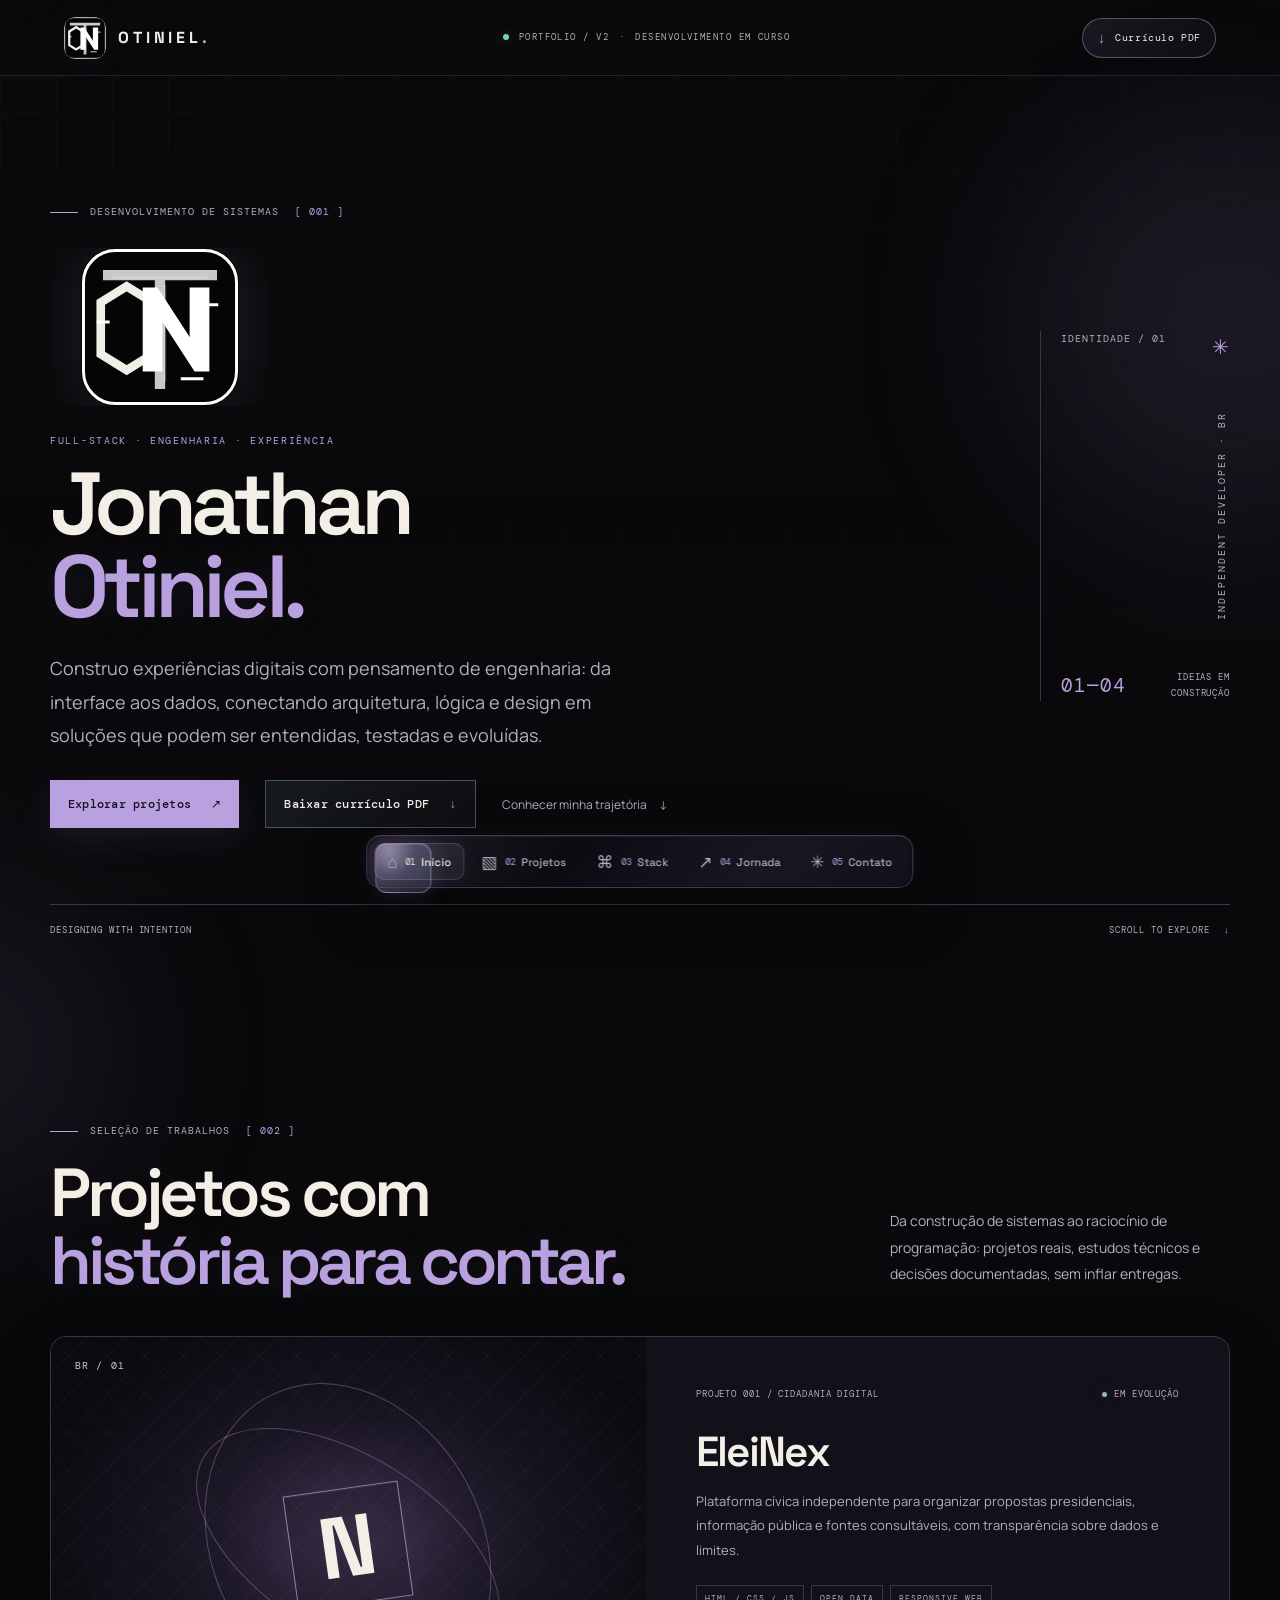
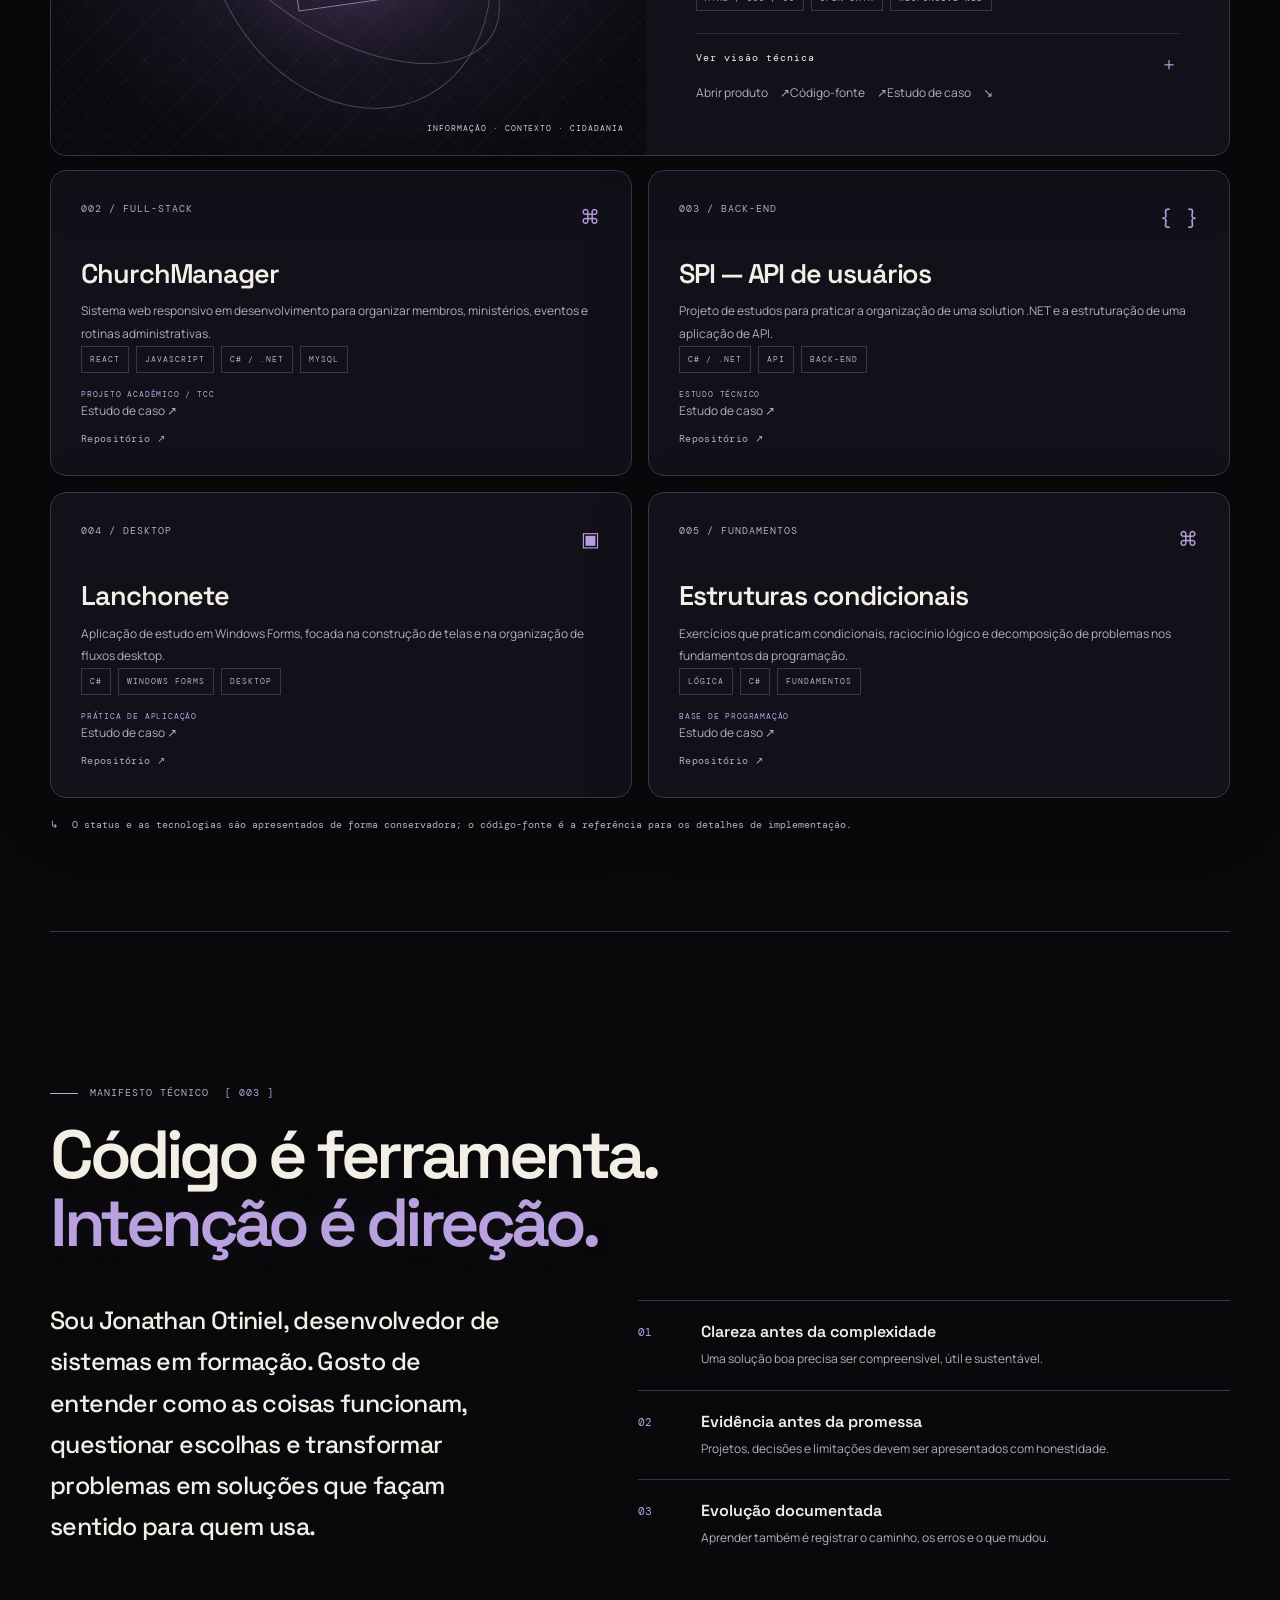
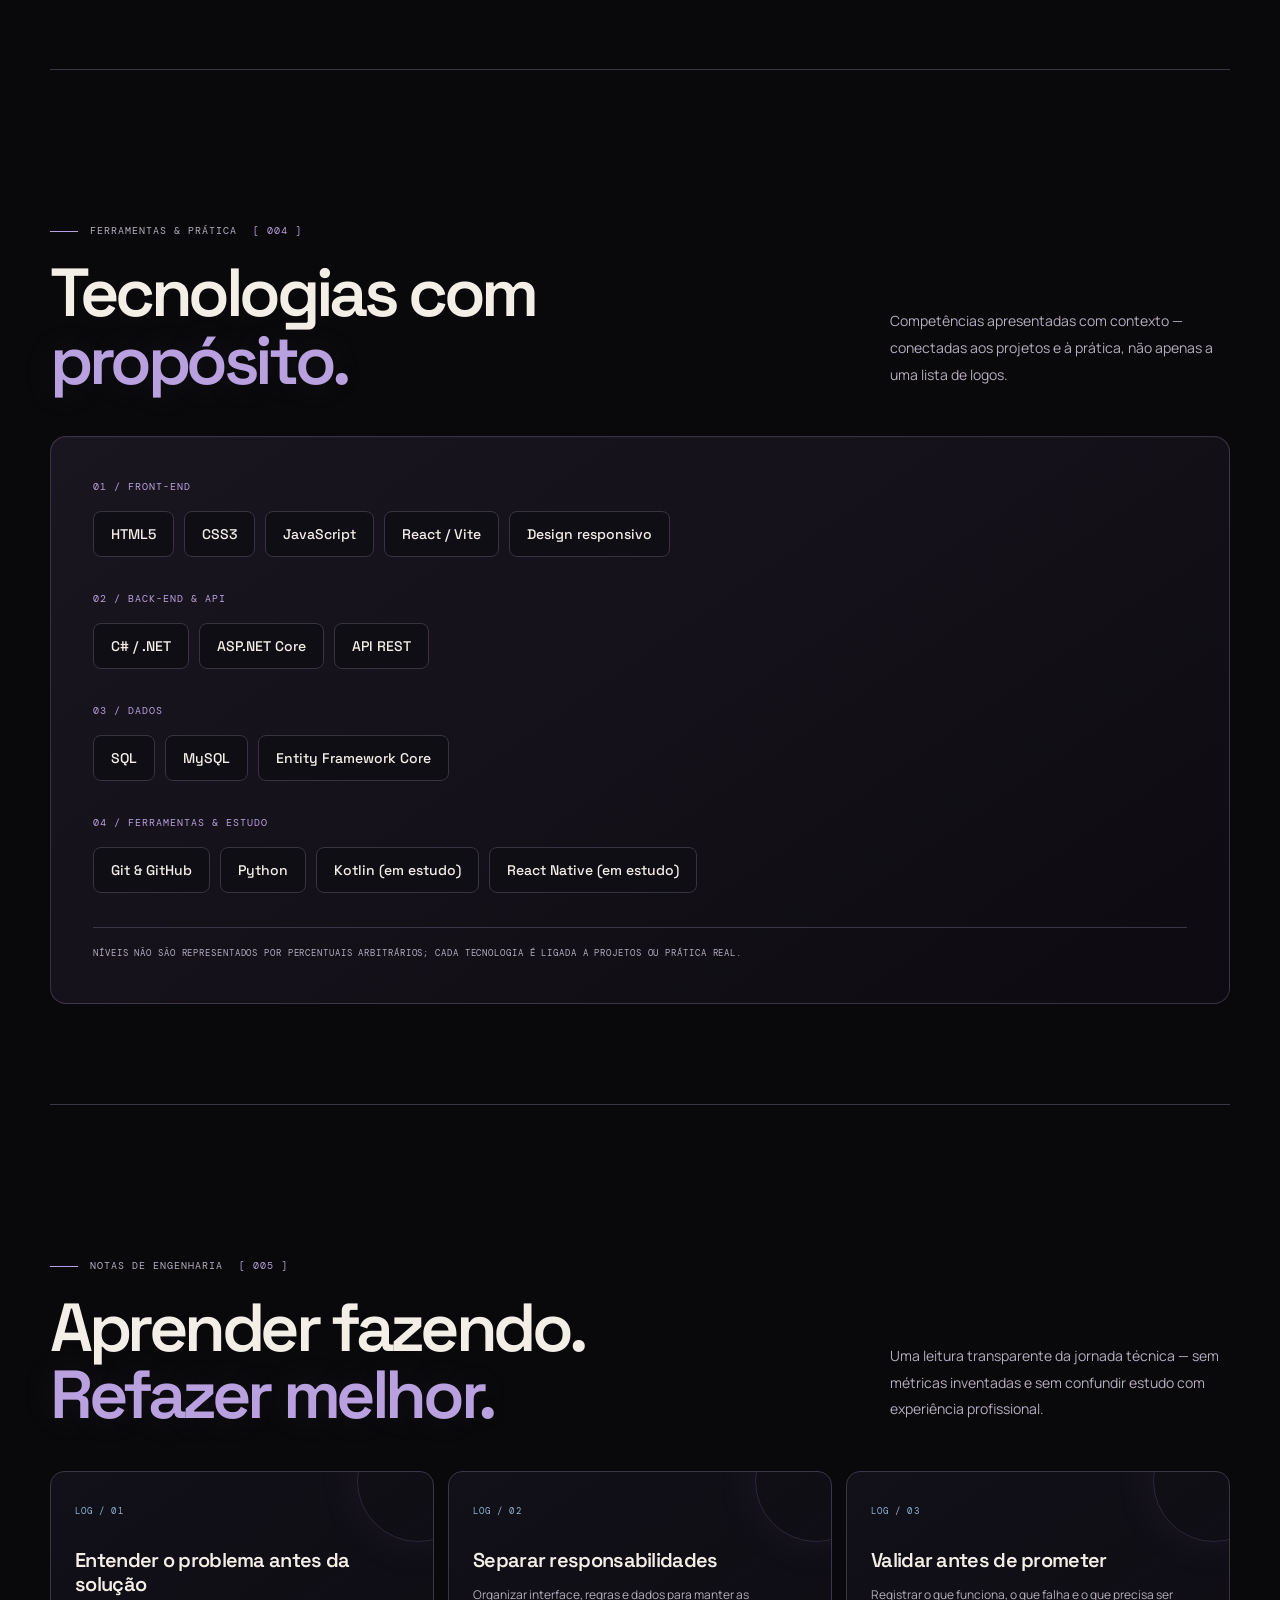
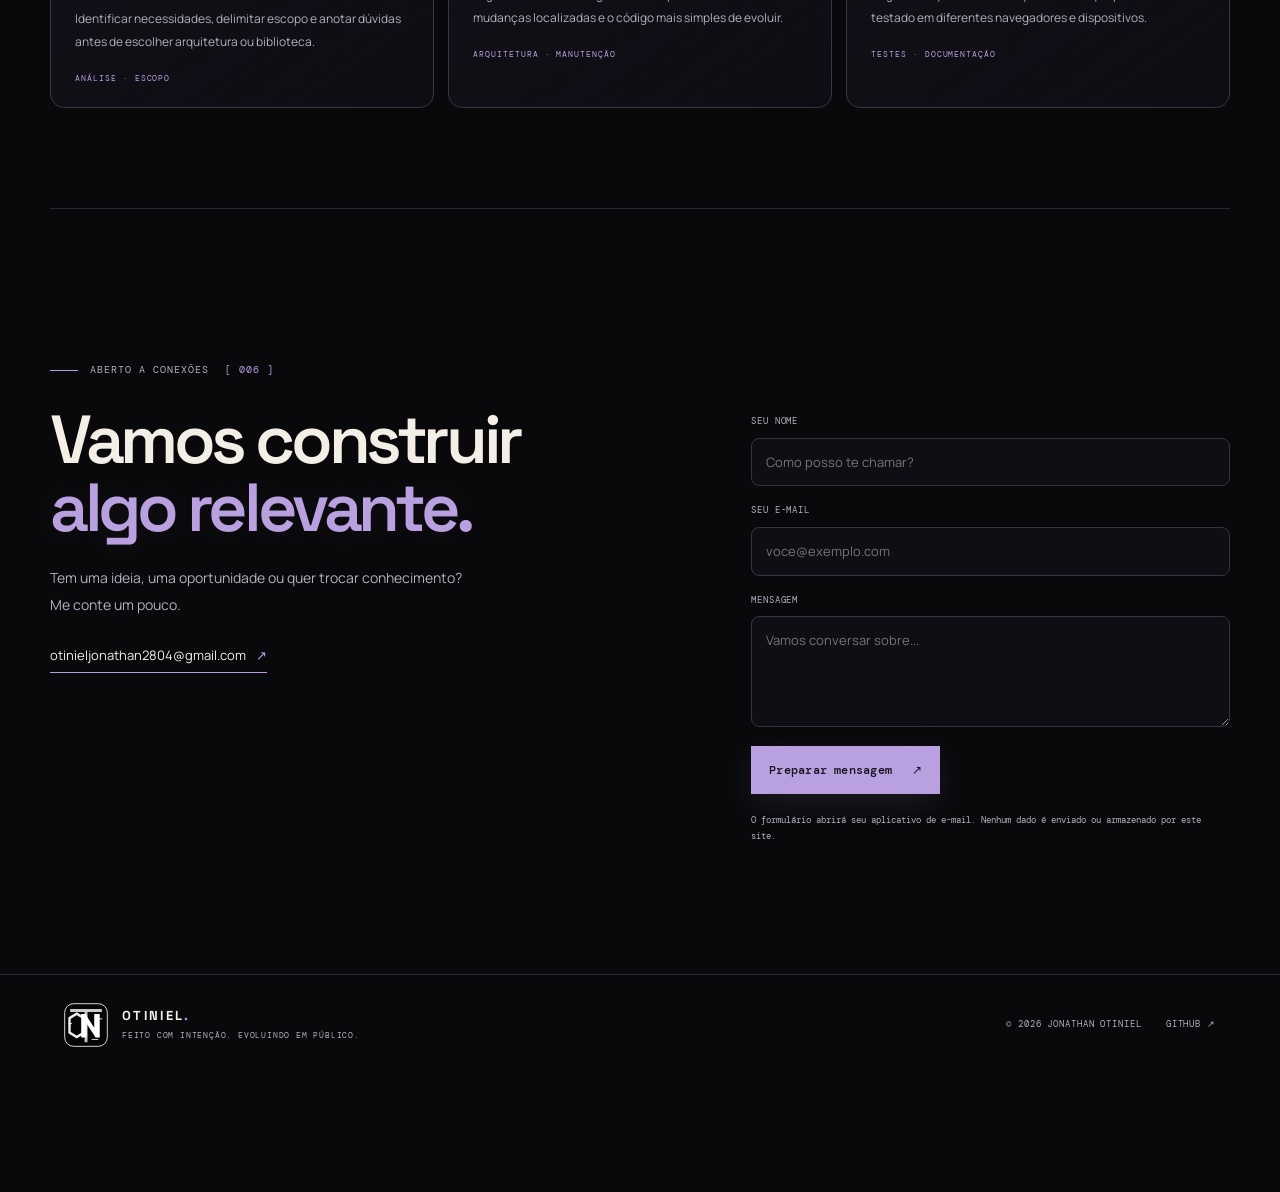
<file: index.html>
<!doctype html>
<html lang="pt-BR" data-theme="dark">
<head>
  <meta charset="utf-8">
  <meta name="viewport" content="width=device-width, initial-scale=1">
  <meta name="theme-color" content="#09090B">
  <meta name="description" content="Jonathan Otiniel — desenvolvimento full-stack com direção cyber-gótica editorial, projetos e currículo em PDF.">
  <meta property="og:type" content="website"><meta property="og:title" content="OTINIEL — Jonathan Otiniel | Fullstack Developer"><meta property="og:description" content="Lógica, arquitetura e experiência. Projetos reais, estudos técnicos e currículo de Jonathan Otiniel."><meta property="og:image" content="https://joots28.github.io/Otiniel-portifolio/assets/brand/otn-share.svg"><meta name="twitter:card" content="summary_large_image"><meta name="twitter:title" content="OTINIEL — Jonathan Otiniel | Fullstack Developer"><meta name="twitter:description" content="Lógica, arquitetura e experiência. Projetos reais, estudos técnicos e currículo de Jonathan Otiniel."><meta name="twitter:image" content="https://joots28.github.io/Otiniel-portifolio/assets/brand/otn-share.svg">
  <title>OTINIEL — Jonathan Otiniel | Fullstack Developer</title>
  <link rel="icon" type="image/svg+xml" href="assets/brand/otn-monogram.svg">
  <link rel="preconnect" href="https://fonts.googleapis.com">
  <link rel="preconnect" href="https://fonts.gstatic.com" crossorigin>
  <link href="https://fonts.googleapis.com/css2?family=DM+Mono:wght@400;500&family=Manrope:wght@400;500;600;700;800&family=Space+Grotesk:wght@400;500;600;700&display=swap" rel="stylesheet">
  <link rel="stylesheet" href="assets/css/style.css">
  <script src="assets/js/main.js" defer></script>
</head>
<body>
  <a class="skip-link" href="#inicio">Pular para o conteúdo</a>
  <div class="ambient ambient-one" aria-hidden="true"></div>
  <div class="ambient ambient-two" aria-hidden="true"></div>

  <header class="topbar">
    <a class="brand" href="#inicio" aria-label="OTINIEL, início">
      <span class="brand-mark" aria-hidden="true"><img src="assets/brand/otn-monogram.svg" alt="" width="40" height="40"></span>
      <span class="brand-word">OTINIEL<span class="brand-dot">.</span></span>
    </a>
    <div class="topbar-meta"><span class="status-dot"></span><span>PORTFOLIO / V2</span><span class="meta-divider">·</span><span>DESENVOLVIMENTO EM CURSO</span></div>
    <a class="curriculum-chip" href="assets/cv/Jonathan-Otiniel-Curriculo.pdf" download="Jonathan-Otiniel-Curriculo.pdf"><span aria-hidden="true">↓</span> Currículo PDF</a>
  </header>

  <main>
    <section class="hero section-shell" id="inicio" aria-labelledby="hero-title">
      <div class="hero-copy">
        <p class="eyebrow"><span class="eyebrow-line"></span> DESENVOLVIMENTO DE SISTEMAS <span class="eyebrow-index">[ 001 ]</span></p>
        <div class="hero-monogram"><img src="assets/brand/otn-monogram.svg" alt="Monograma original OTINIEL" width="220" height="145"></div>
        <p class="hero-kicker">FULL-STACK · ENGENHARIA · EXPERIÊNCIA</p>
        <h1 id="hero-title">Jonathan<br><span>Otiniel.</span></h1>
        <p class="hero-description">Construo experiências digitais com pensamento de engenharia: da interface aos dados, conectando arquitetura, lógica e design em soluções que podem ser entendidas, testadas e evoluídas.</p>
        <div class="hero-actions">
          <a class="button button-primary" href="#projetos">Explorar projetos <span aria-hidden="true">↗</span></a>
          <a class="button button-download" href="assets/cv/Jonathan-Otiniel-Curriculo.pdf" download="Jonathan-Otiniel-Curriculo.pdf">Baixar currículo PDF <span aria-hidden="true">↓</span></a>
          <a class="text-link" href="#sobre">Conhecer minha trajetória <span aria-hidden="true">↓</span></a>
        </div>
      </div>
      <aside class="hero-aside" aria-label="Identificação técnica">
        <div class="aside-top"><span>IDENTIDADE / 01</span><span class="crosshair">✳</span></div>
        <div class="vertical-label">INDEPENDENT DEVELOPER · BR</div>
        <div class="aside-bottom">
          <span class="aside-number">01—04</span>
          <span class="aside-caption">IDEIAS EM<br>CONSTRUÇÃO</span>
        </div>
      </aside>
      <div class="hero-footerline"><span>DESIGNING WITH INTENTION</span><span>SCROLL TO EXPLORE <span class="scroll-arrow">↓</span></span></div>
    </section>

    <section class="section-shell projects-section" id="projetos" aria-labelledby="projects-title">
  <div class="section-heading">
    <div><p class="eyebrow"><span class="eyebrow-line"></span> SELEÇÃO DE TRABALHOS <span class="eyebrow-index">[ 002 ]</span></p><h2 id="projects-title">Projetos com<br><span>história para contar.</span></h2></div>
    <p class="section-intro">Da construção de sistemas ao raciocínio de programação: projetos reais, estudos técnicos e decisões documentadas, sem inflar entregas.</p>
  </div>
  <article class="featured-project project-card" data-project="eleinex">
    <div class="project-art project-art-election" aria-hidden="true"><div class="art-orbit orbit-a"></div><div class="art-orbit orbit-b"></div><div class="art-core">N</div><span class="art-coordinate">BR / 01</span><span class="art-label">INFORMAÇÃO · CONTEXTO · CIDADANIA</span></div>
    <div class="featured-copy">
      <div class="project-meta"><span>PROJETO 001 / CIDADANIA DIGITAL</span><span class="project-status"><i></i> EM EVOLUÇÃO</span></div>
      <h3>EleiNex</h3>
      <p>Plataforma cívica independente para organizar propostas presidenciais, informação pública e fontes consultáveis, com transparência sobre dados e limites.</p>
      <div class="tag-list"><span>HTML / CSS / JS</span><span>OPEN DATA</span><span>RESPONSIVE WEB</span></div>
      <button class="project-details-trigger" type="button" aria-expanded="false" aria-controls="eleinex-details">Ver visão técnica <span aria-hidden="true">＋</span></button>
      <div class="project-details" id="eleinex-details" hidden><p><strong>Objetivo:</strong> organizar informação pública de forma compreensível e verificável.</p><p><strong>Princípios:</strong> fontes identificadas, neutralidade editorial, acessibilidade e transparência sobre limitações.</p><p><strong>Status:</strong> evolução contínua; cada recurso será apresentado como concluído somente quando houver evidência pública.</p></div>
      <div class="case-links"><a class="text-link" href="https://eleinexus-civico.onrender.com/" target="_blank" rel="noopener noreferrer">Abrir produto <span aria-hidden="true">↗</span></a><a class="text-link" href="https://github.com/joots28/portifolio/tree/eleinexus-site/eleinexus" target="_blank" rel="noopener noreferrer">Código-fonte <span aria-hidden="true">↗</span></a><a class="text-link" href="projetos/eleinex.html">Estudo de caso <span aria-hidden="true">↘</span></a></div>
    </div>
  </article>
  <div class="project-grid">
    <article class="project-card compact-card"><div class="compact-top"><span>002 / FULL-STACK</span><span class="card-symbol">⌘</span></div><h3>ChurchManager</h3><p>Sistema web responsivo em desenvolvimento para organizar membros, ministérios, eventos e rotinas administrativas.</p><div class="tag-list"><span>REACT</span><span>JAVASCRIPT</span><span>C# / .NET</span><span>MYSQL</span></div><span class="card-status">PROJETO ACADÊMICO / TCC</span><a class="text-link" href="projetos/churchmanager.html">Estudo de caso ↗</a><a class="project-link" href="https://github.com/joots28/ChurchMennager" target="_blank" rel="noopener noreferrer">Repositório ↗</a></article>
    <article class="project-card compact-card"><div class="compact-top"><span>003 / BACK-END</span><span class="card-symbol">{ }</span></div><h3>SPI — API de usuários</h3><p>Projeto de estudos para praticar a organização de uma solution .NET e a estruturação de uma aplicação de API.</p><div class="tag-list"><span>C# / .NET</span><span>API</span><span>BACK-END</span></div><span class="card-status">ESTUDO TÉCNICO</span><a class="text-link" href="projetos/spi-api.html">Estudo de caso ↗</a><a class="project-link" href="https://github.com/joots28/SPIUsuarios_2DS" target="_blank" rel="noopener noreferrer">Repositório ↗</a></article>
    <article class="project-card compact-card"><div class="compact-top"><span>004 / DESKTOP</span><span class="card-symbol">▣</span></div><h3>Lanchonete</h3><p>Aplicação de estudo em Windows Forms, focada na construção de telas e na organização de fluxos desktop.</p><div class="tag-list"><span>C#</span><span>WINDOWS FORMS</span><span>DESKTOP</span></div><span class="card-status">PRÁTICA DE APLICAÇÃO</span><a class="text-link" href="projetos/lanchonete.html">Estudo de caso ↗</a><a class="project-link" href="https://github.com/joots28/lanchonete" target="_blank" rel="noopener noreferrer">Repositório ↗</a></article>
    <article class="project-card compact-card"><div class="compact-top"><span>005 / FUNDAMENTOS</span><span class="card-symbol">⌘</span></div><h3>Estruturas condicionais</h3><p>Exercícios que praticam condicionais, raciocínio lógico e decomposição de problemas nos fundamentos da programação.</p><div class="tag-list"><span>LÓGICA</span><span>C#</span><span>FUNDAMENTOS</span></div><span class="card-status">BASE DE PROGRAMAÇÃO</span><a class="text-link" href="projetos/estruturas-condicionais.html">Estudo de caso ↗</a><a class="project-link" href="https://github.com/joots28/estruturas-condicionais" target="_blank" rel="noopener noreferrer">Repositório ↗</a></article>
  </div>
  <p class="section-footnote"><span>↳</span> O status e as tecnologias são apresentados de forma conservadora; o código-fonte é a referência para os detalhes de implementação.</p>
</section>

    <section class="section-shell about-section" id="sobre" aria-labelledby="about-title">
      <div class="section-heading">
        <div><p class="eyebrow"><span class="eyebrow-line"></span> MANIFESTO TÉCNICO <span class="eyebrow-index">[ 003 ]</span></p><h2 id="about-title">Código é ferramenta.<br><span>Intenção é direção.</span></h2></div>
      </div>
      <div class="about-layout"><p class="about-lead">Sou Jonathan Otiniel, desenvolvedor de sistemas em formação. Gosto de entender como as coisas funcionam, questionar escolhas e transformar problemas em soluções que façam sentido para quem usa.</p><div class="principles"><div><span class="principle-index">01</span><div><h3>Clareza antes da complexidade</h3><p>Uma solução boa precisa ser compreensível, útil e sustentável.</p></div></div><div><span class="principle-index">02</span><div><h3>Evidência antes da promessa</h3><p>Projetos, decisões e limitações devem ser apresentados com honestidade.</p></div></div><div><span class="principle-index">03</span><div><h3>Evolução documentada</h3><p>Aprender também é registrar o caminho, os erros e o que mudou.</p></div></div></div></div>
    </section>

    <section class="section-shell stack-section" id="stack" aria-labelledby="stack-title">
  <div class="section-heading"><div><p class="eyebrow"><span class="eyebrow-line"></span> FERRAMENTAS & PRÁTICA <span class="eyebrow-index">[ 004 ]</span></p><h2 id="stack-title">Tecnologias com<br><span>propósito.</span></h2></div><p class="section-intro">Competências apresentadas com contexto — conectadas aos projetos e à prática, não apenas a uma lista de logos.</p></div>
  <div class="stack-board">
    <div class="stack-label">01 / FRONT-END</div><div class="stack-items"><span>HTML5</span><span>CSS3</span><span>JavaScript</span><span>React / Vite</span><span>Design responsivo</span></div>
    <div class="stack-label">02 / BACK-END & API</div><div class="stack-items"><span>C# / .NET</span><span>ASP.NET Core</span><span>API REST</span></div>
    <div class="stack-label">03 / DADOS</div><div class="stack-items"><span>SQL</span><span>MySQL</span><span>Entity Framework Core</span></div>
    <div class="stack-label">04 / FERRAMENTAS & ESTUDO</div><div class="stack-items"><span>Git & GitHub</span><span>Python</span><span>Kotlin (em estudo)</span><span>React Native (em estudo)</span></div>
    <div class="stack-foot">NÍVEIS NÃO SÃO REPRESENTADOS POR PERCENTUAIS ARBITRÁRIOS; CADA TECNOLOGIA É LIGADA A PROJETOS OU PRÁTICA REAL.</div>
  </div>
</section>

<section class="section-shell diary-section" id="jornada" aria-labelledby="diary-title">
  <div class="section-heading"><div><p class="eyebrow"><span class="eyebrow-line"></span> NOTAS DE ENGENHARIA <span class="eyebrow-index">[ 005 ]</span></p><h2 id="diary-title">Aprender fazendo.<br><span>Refazer melhor.</span></h2></div><p class="section-intro">Uma leitura transparente da jornada técnica — sem métricas inventadas e sem confundir estudo com experiência profissional.</p></div>
  <div class="diary-grid">
    <article class="diary-card"><span class="diary-index">LOG / 01</span><h3>Entender o problema antes da solução</h3><p>Identificar necessidades, delimitar escopo e anotar dúvidas antes de escolher arquitetura ou biblioteca.</p><span class="diary-tag">ANÁLISE · ESCOPO</span></article>
    <article class="diary-card"><span class="diary-index">LOG / 02</span><h3>Separar responsabilidades</h3><p>Organizar interface, regras e dados para manter as mudanças localizadas e o código mais simples de evoluir.</p><span class="diary-tag">ARQUITETURA · MANUTENÇÃO</span></article>
    <article class="diary-card"><span class="diary-index">LOG / 03</span><h3>Validar antes de prometer</h3><p>Registrar o que funciona, o que falha e o que precisa ser testado em diferentes navegadores e dispositivos.</p><span class="diary-tag">TESTES · DOCUMENTAÇÃO</span></article>
  </div>
</section>
    <section class="section-shell contact-section" id="contato" aria-labelledby="contact-title">
      <p class="eyebrow"><span class="eyebrow-line"></span> ABERTO A CONEXÕES <span class="eyebrow-index">[ 006 ]</span></p>
      <div class="contact-layout"><div><h2 id="contact-title">Vamos construir<br><span>algo relevante.</span></h2><p>Tem uma ideia, uma oportunidade ou quer trocar conhecimento? Me conte um pouco.</p><a class="contact-email" href="mailto:otinieljonathan2804@gmail.com">otinieljonathan2804@gmail.com <span aria-hidden="true">↗</span></a></div>
      <form class="contact-form" id="contactForm">
        <label for="contactName">SEU NOME</label><input id="contactName" name="name" autocomplete="name" required maxlength="80" placeholder="Como posso te chamar?">
        <label for="contactEmail">SEU E-MAIL</label><input id="contactEmail" name="email" type="email" autocomplete="email" required maxlength="160" placeholder="voce@exemplo.com">
        <label for="contactMessage">MENSAGEM</label><textarea id="contactMessage" name="message" rows="4" required maxlength="2000" placeholder="Vamos conversar sobre..."></textarea>
        <button class="button button-primary" type="submit">Preparar mensagem <span aria-hidden="true">↗</span></button>
        <p class="form-note" id="formNote" role="status" aria-live="polite" aria-atomic="true">O formulário abrirá seu aplicativo de e-mail. Nenhum dado é enviado ou armazenado por este site.</p>
      </form></div>
    </section>
  </main>

  <footer class="site-footer"><div class="footer-mark"><img src="assets/brand/otn-monogram.svg" alt="" width="38" height="38"></div><div><p class="footer-title">OTINIEL<span>.</span></p><p class="footer-caption">FEITO COM INTENÇÃO. EVOLUINDO EM PÚBLICO.</p></div><div class="footer-right"><span>© <span id="year"></span> JONATHAN OTINIEL</span><a href="https://github.com/joots28" target="_blank" rel="noopener noreferrer">GITHUB ↗</a></div></footer>

  <nav class="bottom-nav" aria-label="Navegação principal">
    <a class="nav-item is-active" href="#inicio" aria-current="page"><span class="nav-icon" aria-hidden="true">⌂</span><span class="nav-text"><small>01</small>Início</span></a>
    <a class="nav-item" href="#projetos"><span class="nav-icon" aria-hidden="true">▧</span><span class="nav-text"><small>02</small>Projetos</span></a>
    <a class="nav-item" href="#stack"><span class="nav-icon" aria-hidden="true">⌘</span><span class="nav-text"><small>03</small>Stack</span></a>
    <a class="nav-item" href="#jornada"><span class="nav-icon" aria-hidden="true">↗</span><span class="nav-text"><small>04</small>Jornada</span></a>
    <a class="nav-item" href="#contato"><span class="nav-icon" aria-hidden="true">✳</span><span class="nav-text"><small>05</small>Contato</span></a>
  </nav>
</body>
</html>
</file>
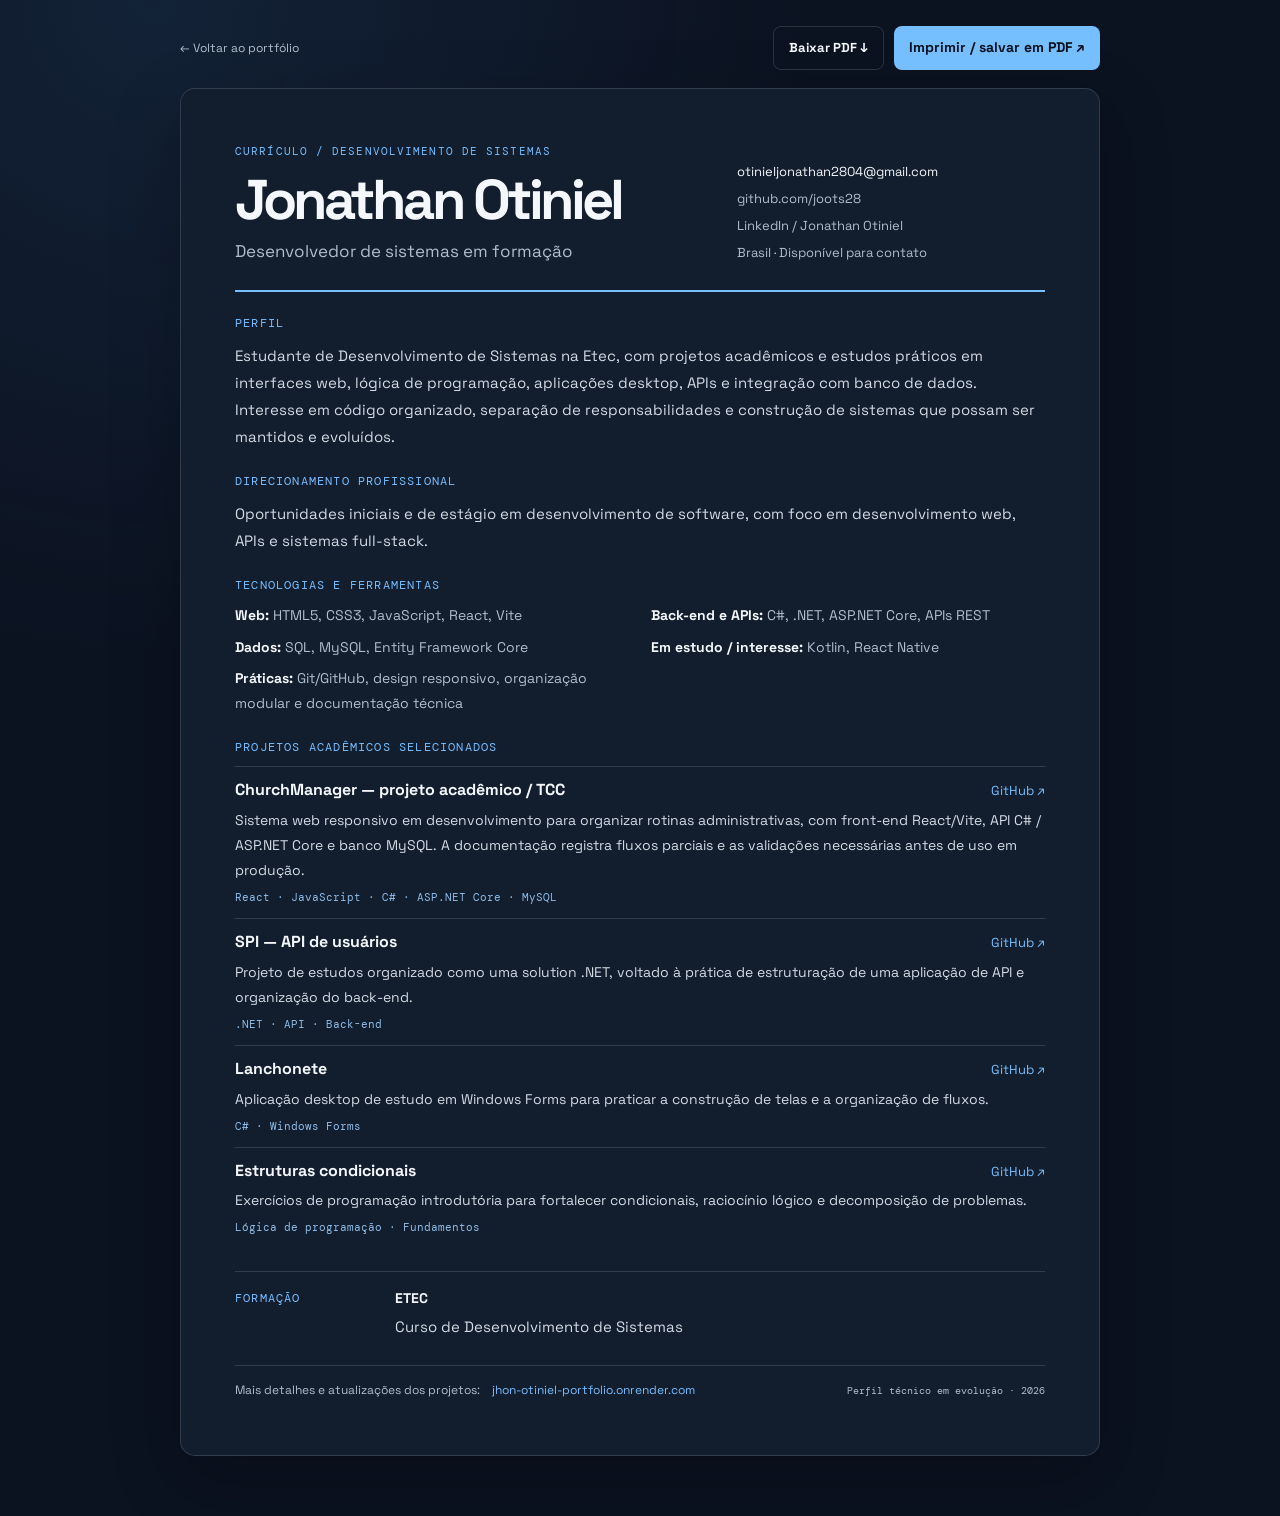
<file: curriculo-jonathan.html>
<!doctype html>
<html lang="pt-BR">
<head>
  <meta charset="utf-8">
  <meta name="viewport" content="width=device-width, initial-scale=1">
  <meta name="theme-color" content="#101a29">
  <meta name="description" content="Currículo de Jonathan Otiniel, estudante de Desenvolvimento de Sistemas na Etec, com projetos acadêmicos em web, APIs e aplicações desktop.">
  <link rel="canonical" href="https://otiniel-portfolio-v2.onrender.com/curriculo-jonathan.html">
  <title>Currículo — Jonathan Otiniel</title>
  <link rel="icon" type="image/svg+xml" href="assets/brand/atom.svg">
  <link rel="preconnect" href="https://fonts.googleapis.com">
  <link rel="preconnect" href="https://fonts.gstatic.com" crossorigin>
  <link href="https://fonts.googleapis.com/css2?family=DM+Mono:wght@400;500&family=Space+Grotesk:wght@400;500;600;700&display=swap" rel="stylesheet">
  <link rel="stylesheet" href="assets/css/curriculo.css">
  <script src="assets/js/curriculo.js" defer></script>
</head>
<body>
  <nav class="resume-toolbar" aria-label="Ações do currículo">
    <a class="back-link" href="index.html">← Voltar ao portfólio</a>
    <div class="resume-actions">
      <a class="download-button" href="assets/cv/Jonathan-Otiniel-Curriculo.pdf" download>Baixar PDF ↓</a>
      <button class="print-button" id="printResume" type="button">Imprimir / salvar em PDF ↗</button>
    </div>
  </nav>

  <main class="resume-sheet">
    <header class="resume-header">
      <div class="resume-identity">
        <p class="resume-overline">CURRÍCULO / DESENVOLVIMENTO DE SISTEMAS</p>
        <h1>Jonathan Otiniel</h1>
        <p class="resume-role">Desenvolvedor de sistemas em formação</p>
      </div>
      <address class="resume-contact">
        <a href="mailto:otinieljonathan2804@gmail.com">otinieljonathan2804@gmail.com</a>
        <a href="https://github.com/joots28" target="_blank" rel="noreferrer">github.com/joots28</a>
        <a href="https://www.linkedin.com/in/jonathan-otiniel-053a12290" target="_blank" rel="noreferrer">LinkedIn / Jonathan Otiniel</a>
        <span>Brasil · Disponível para contato</span>
      </address>
    </header>

    <section class="resume-section resume-summary" aria-labelledby="summaryTitle">
      <h2 id="summaryTitle">Perfil</h2>
      <p>Estudante de Desenvolvimento de Sistemas na Etec, com projetos acadêmicos e estudos práticos em interfaces web, lógica de programação, aplicações desktop, APIs e integração com banco de dados. Interesse em código organizado, separação de responsabilidades e construção de sistemas que possam ser mantidos e evoluídos.</p>
    </section>

    <section class="resume-section" aria-labelledby="directionTitle">
      <h2 id="directionTitle">Direcionamento profissional</h2>
      <p>Oportunidades iniciais e de estágio em desenvolvimento de software, com foco em desenvolvimento web, APIs e sistemas full-stack.</p>
    </section>

    <section class="resume-section" aria-labelledby="stackTitle">
      <h2 id="stackTitle">Tecnologias e ferramentas</h2>
      <div class="skill-lines">
        <p><strong>Web:</strong> HTML5, CSS3, JavaScript, React, Vite</p>
        <p><strong>Back-end e APIs:</strong> C#, .NET, ASP.NET Core, APIs REST</p>
        <p><strong>Dados:</strong> SQL, MySQL, Entity Framework Core</p>
        <p><strong>Em estudo / interesse:</strong> Kotlin, React Native</p>
        <p><strong>Práticas:</strong> Git/GitHub, design responsivo, organização modular e documentação técnica</p>
      </div>
    </section>

    <section class="resume-section projects-resume" aria-labelledby="projectsTitle">
      <h2 id="projectsTitle">Projetos acadêmicos selecionados</h2>
      <article class="resume-project">
        <div class="resume-project-heading"><h3>ChurchManager — projeto acadêmico / TCC</h3><a href="https://github.com/joots28/ChurchMennager" target="_blank" rel="noreferrer">GitHub ↗</a></div>
        <p>Sistema web responsivo em desenvolvimento para organizar rotinas administrativas, com front-end React/Vite, API C# / ASP.NET Core e banco MySQL. A documentação registra fluxos parciais e as validações necessárias antes de uso em produção.</p>
        <span class="project-tech">React · JavaScript · C# · ASP.NET Core · MySQL</span>
      </article>
      <article class="resume-project">
        <div class="resume-project-heading"><h3>SPI — API de usuários</h3><a href="https://github.com/joots28/SPIUsuarios_2DS" target="_blank" rel="noreferrer">GitHub ↗</a></div>
        <p>Projeto de estudos organizado como uma solution .NET, voltado à prática de estruturação de uma aplicação de API e organização do back-end.</p>
        <span class="project-tech">.NET · API · Back-end</span>
      </article>
      <article class="resume-project">
        <div class="resume-project-heading"><h3>Lanchonete</h3><a href="https://github.com/joots28/lanchonete" target="_blank" rel="noreferrer">GitHub ↗</a></div>
        <p>Aplicação desktop de estudo em Windows Forms para praticar a construção de telas e a organização de fluxos.</p>
        <span class="project-tech">C# · Windows Forms</span>
      </article>
      <article class="resume-project">
        <div class="resume-project-heading"><h3>Estruturas condicionais</h3><a href="https://github.com/joots28/estruturas-condicionais" target="_blank" rel="noreferrer">GitHub ↗</a></div>
        <p>Exercícios de programação introdutória para fortalecer condicionais, raciocínio lógico e decomposição de problemas.</p>
        <span class="project-tech">Lógica de programação · Fundamentos</span>
      </article>
    </section>

    <section class="resume-section resume-education" aria-labelledby="educationTitle">
      <h2 id="educationTitle">Formação</h2>
      <div><strong>ETEC</strong><p>Curso de Desenvolvimento de Sistemas</p></div>
    </section>

    <footer class="resume-footer">
      <span>Mais detalhes e atualizações dos projetos:</span>
      <a href="https://otiniel-portfolio-v2.onrender.com/">jhon-otiniel-portfolio.onrender.com</a>
      <span class="resume-updated">Perfil técnico em evolução · <span id="resumeYear">2026</span></span>
    </footer>
  </main>
</body>
</html>
</file>
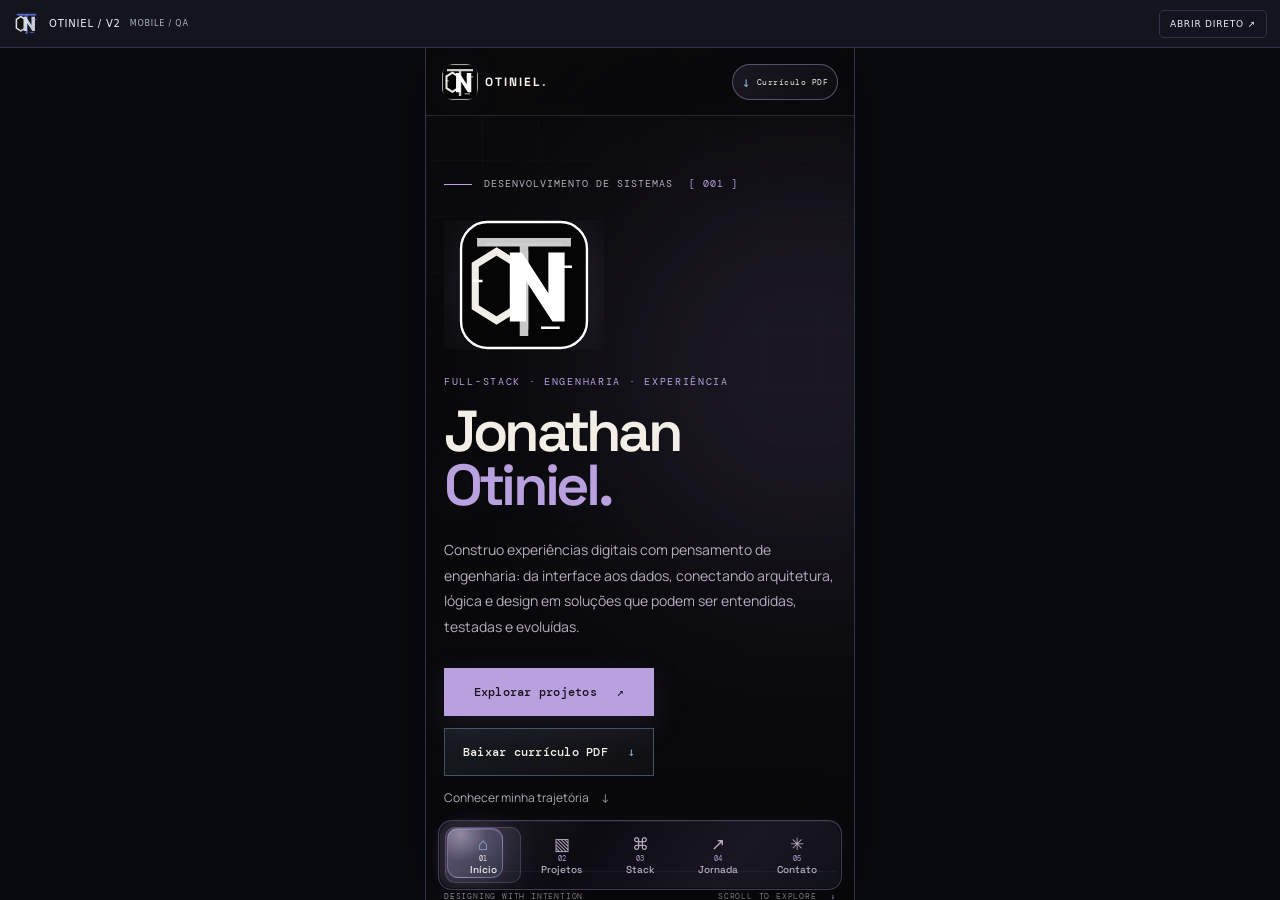
<file: preview-mobile.html>
<!doctype html>
<html lang="pt-BR">
<head>
  <meta charset="utf-8"><meta name="viewport" content="width=device-width, initial-scale=1, viewport-fit=cover">
  <meta name="theme-color" content="#090a0f"><meta name="description" content="Prévia móvel real do OTINIEL Portfolio V2.">
  <title>Prévia mobile — OTINIEL Portfolio V2</title>
  <style>
    :root{color-scheme:dark;--bg:#090a0f;--panel:#12151e;--line:#303446;--text:#f0eff7;--muted:#aeb2c3;--accent:#8879ff}*{box-sizing:border-box}html,body{margin:0;min-height:100%;background:var(--bg);color:var(--text);font-family:system-ui,-apple-system,BlinkMacSystemFont,"Segoe UI",sans-serif}.preview-bar{position:relative;z-index:2;min-height:48px;padding:9px 13px;display:flex;align-items:center;justify-content:space-between;gap:12px;border-bottom:1px solid var(--line);background:var(--panel);font-size:10px;letter-spacing:.08em}.preview-brand{display:flex;align-items:center;gap:9px;min-width:0}.preview-mark{flex:0 0 27px;width:27px;height:27px;object-fit:contain}.preview-title{white-space:nowrap;overflow:hidden;text-overflow:ellipsis}.preview-tag{color:var(--muted);font-size:8px}.preview-open{flex:0 0 auto;padding:8px 10px;border:1px solid var(--line);border-radius:5px;color:var(--text);text-decoration:none;font-size:9px}.preview-open:focus-visible{outline:2px solid var(--accent);outline-offset:3px}.preview-frame{width:min(100%,430px);height:calc(100svh - 48px);min-height:480px;margin:0 auto;border-inline:1px solid var(--line);background:var(--bg);box-shadow:0 0 60px #0005}iframe{display:block;width:100%;height:100%;border:0;background:var(--bg)}@media(max-width:520px){.preview-bar{min-height:44px;padding:7px 9px}.preview-frame{width:100%;height:calc(100svh - 44px);min-height:0;border:0}.preview-tag{display:none}.preview-open{padding:7px 8px;font-size:8px}}
  </style>
</head>
<body><header class="preview-bar"><div class="preview-brand"><img class="preview-mark" src="assets/brand/atom.svg" alt=""><span class="preview-title">OTINIEL / V2</span><span class="preview-tag">MOBILE / QA</span></div><a class="preview-open" href="./index.html" target="_top" rel="noopener">ABRIR DIRETO ↗</a></header><main class="preview-frame"><iframe src="./index.html" title="Prévia responsiva do portfólio" loading="eager"></iframe></main></body></html>
</file>
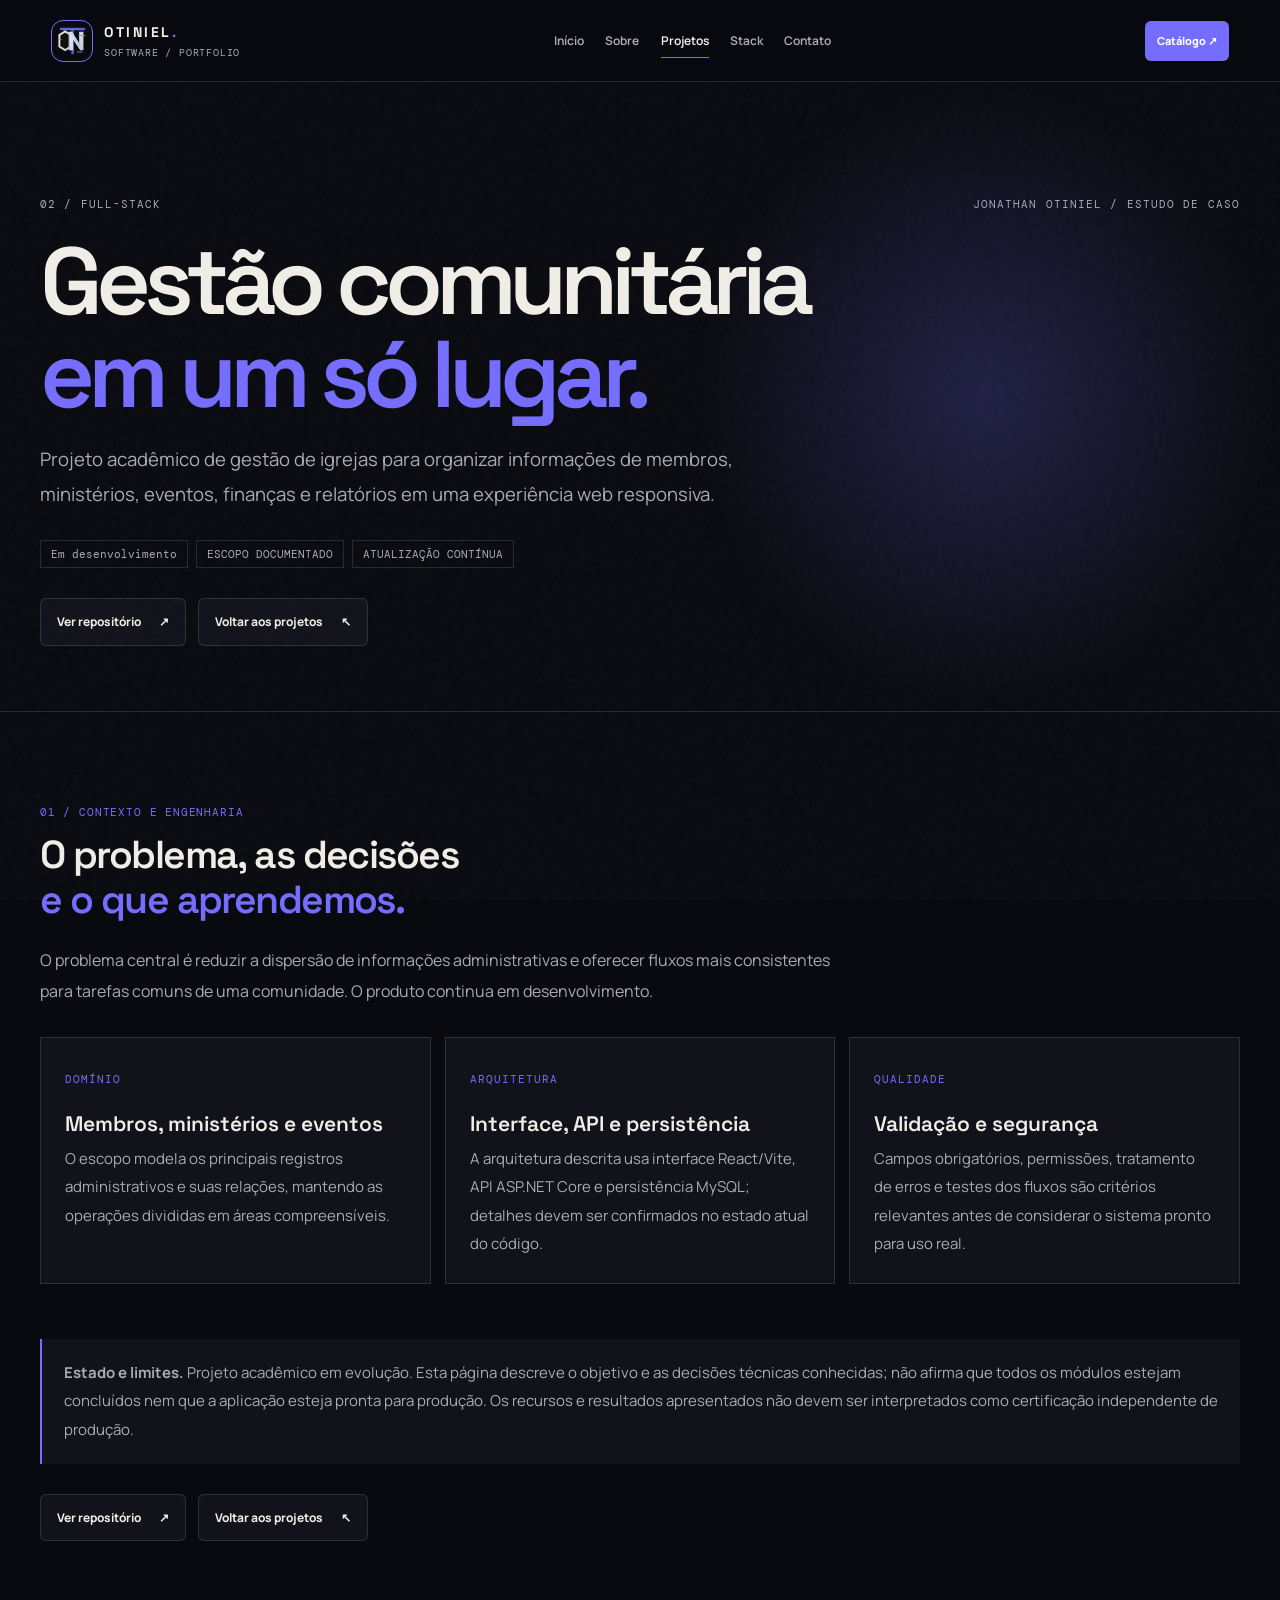
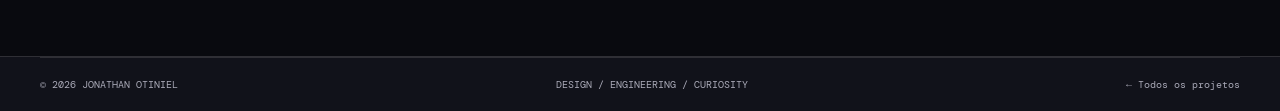
<file: projetos/churchmanager.html>
<!doctype html>
<html lang="pt-BR" data-theme="dark"><head><meta charset="utf-8"><meta name="viewport" content="width=device-width,initial-scale=1,viewport-fit=cover"><meta name="theme-color" content="#090a0f"><meta name="description" content="ChurchManager — estudo de caso do portfólio de Jonathan Otiniel."><meta property="og:title" content="ChurchManager — OTINIEL"><meta property="og:description" content="Projeto acadêmico de gestão de igrejas para organizar informações de membros, ministérios, eventos, finanças e relatórios em uma experiência web responsiva."><title>ChurchManager — Estudo de caso | OTINIEL</title><link rel="icon" type="image/svg+xml" href="../assets/brand/atom.svg"><link rel="preconnect" href="https://fonts.googleapis.com"><link rel="preconnect" href="https://fonts.gstatic.com" crossorigin><link href="https://fonts.googleapis.com/css2?family=DM+Mono:wght@400;500&family=Manrope:wght@400;500;600;700;800&family=Space+Grotesk:wght@400;500;600;700&display=swap" rel="stylesheet"><link rel="stylesheet" href="../assets/css/cinematic.css"><script src="../assets/js/cinematic.js" defer></script></head>
<body class="case-page"><a class="skip-link" href="#caseContent">Pular para o conteúdo</a><header class="site-header"><div class="header-inner"><a class="brand" href="../index.html" aria-label="OTINIEL — início"><span class="brand-mark"><img src="../assets/brand/atom.svg" alt="" width="38" height="38"></span><span class="brand-copy"><strong>OTINIEL<span>.</span></strong><small>SOFTWARE / PORTFOLIO</small></span></a><nav class="site-nav" id="siteNav" aria-label="Navegação principal"><a href="../index.html#inicio">Início</a><a href="../index.html#sobre">Sobre</a><a href="../index.html#projetos" class="is-active">Projetos</a><a href="../index.html#stack">Stack</a><a href="../index.html#contato">Contato</a></nav><div class="header-actions"><a class="header-cta" href="../index.html#projetos">Catálogo ↗</a><button class="menu-toggle" id="menuToggle" type="button" aria-label="Abrir menu" aria-controls="siteNav" aria-expanded="false"><span></span><span></span></button></div></div></header>
<main id="caseContent"><section class="case-hero"><div class="section-shell"><div class="case-topline"><span>02 / FULL-STACK</span><span>JONATHAN OTINIEL / ESTUDO DE CASO</span></div><h1 class="case-title">Gestão comunitária<br><span>em um só lugar.</span></h1><p class="case-intro">Projeto acadêmico de gestão de igrejas para organizar informações de membros, ministérios, eventos, finanças e relatórios em uma experiência web responsiva.</p><div class="case-meta"><span>Em desenvolvimento</span><span>ESCOPO DOCUMENTADO</span><span>ATUALIZAÇÃO CONTÍNUA</span></div><div class="case-actions"><a class="button button-secondary" href="https://github.com/joots28/ChurchMennager" target="_blank" rel="noreferrer">Ver repositório <span aria-hidden="true">↗</span></a>
<a class="button button-secondary" href="../index.html#projetos">Voltar aos projetos <span aria-hidden="true">↖</span></a></div></div></section><section class="case-content section-shell"><p class="section-index mono">01 / CONTEXTO E ENGENHARIA</p><h2 class="case-heading">O problema, as decisões<br><span>e o que aprendemos.</span></h2><p class="case-lead">O problema central é reduzir a dispersão de informações administrativas e oferecer fluxos mais consistentes para tarefas comuns de uma comunidade. O produto continua em desenvolvimento.</p><div class="case-grid"><article class="case-panel"><small>DOMÍNIO</small><h3>Membros, ministérios e eventos</h3><p>O escopo modela os principais registros administrativos e suas relações, mantendo as operações divididas em áreas compreensíveis.</p></article>
<article class="case-panel"><small>ARQUITETURA</small><h3>Interface, API e persistência</h3><p>A arquitetura descrita usa interface React/Vite, API ASP.NET Core e persistência MySQL; detalhes devem ser confirmados no estado atual do código.</p></article>
<article class="case-panel"><small>QUALIDADE</small><h3>Validação e segurança</h3><p>Campos obrigatórios, permissões, tratamento de erros e testes dos fluxos são critérios relevantes antes de considerar o sistema pronto para uso real.</p></article></div><div class="case-note"><strong>Estado e limites.</strong> Projeto acadêmico em evolução. Esta página descreve o objetivo e as decisões técnicas conhecidas; não afirma que todos os módulos estejam concluídos nem que a aplicação esteja pronta para produção. Os recursos e resultados apresentados não devem ser interpretados como certificação independente de produção.</div><div class="case-actions" style="margin-top:30px"><a class="button button-secondary" href="https://github.com/joots28/ChurchMennager" target="_blank" rel="noreferrer">Ver repositório <span aria-hidden="true">↗</span></a>
<a class="button button-secondary" href="../index.html#projetos">Voltar aos projetos <span aria-hidden="true">↖</span></a></div></section></main>
<footer class="site-footer"><div class="section-shell case-footer"><span>© <span id="year">2026</span> JONATHAN OTINIEL</span><span>DESIGN / ENGINEERING / CURIOSITY</span><a href="../index.html#projetos">← Todos os projetos</a></div></footer></body></html>
</file>
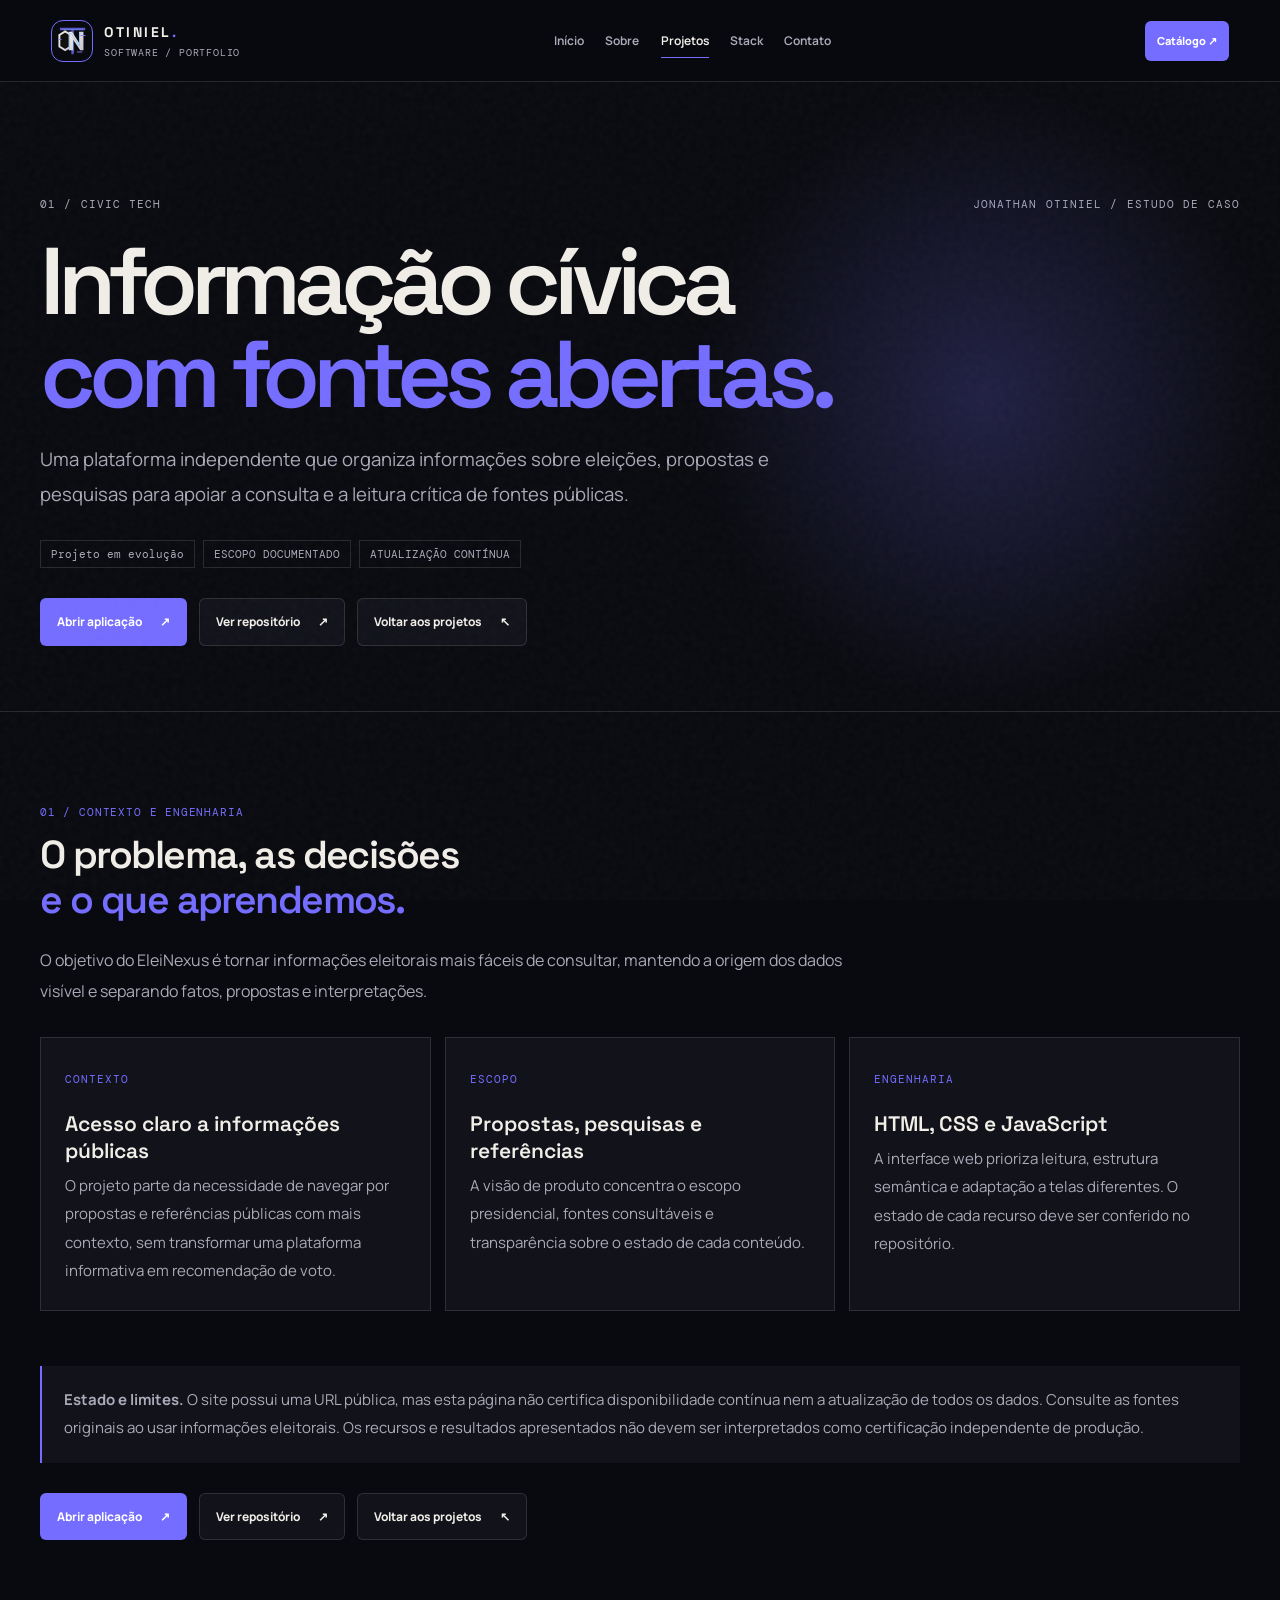
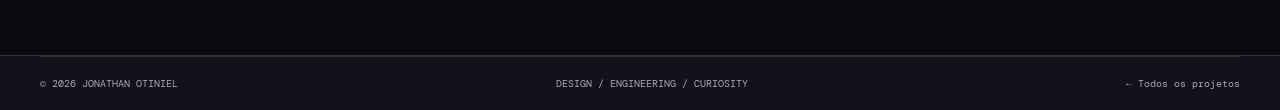
<file: projetos/eleinex.html>
<!doctype html>
<html lang="pt-BR" data-theme="dark"><head><meta charset="utf-8"><meta name="viewport" content="width=device-width,initial-scale=1,viewport-fit=cover"><meta name="theme-color" content="#090a0f"><meta name="description" content="EleiNexus — estudo de caso do portfólio de Jonathan Otiniel."><meta property="og:title" content="EleiNexus — OTINIEL"><meta property="og:description" content="Uma plataforma independente que organiza informações sobre eleições, propostas e pesquisas para apoiar a consulta e a leitura crítica de fontes públicas."><title>EleiNexus — Estudo de caso | OTINIEL</title><link rel="icon" type="image/svg+xml" href="../assets/brand/atom.svg"><link rel="preconnect" href="https://fonts.googleapis.com"><link rel="preconnect" href="https://fonts.gstatic.com" crossorigin><link href="https://fonts.googleapis.com/css2?family=DM+Mono:wght@400;500&family=Manrope:wght@400;500;600;700;800&family=Space+Grotesk:wght@400;500;600;700&display=swap" rel="stylesheet"><link rel="stylesheet" href="../assets/css/cinematic.css"><script src="../assets/js/cinematic.js" defer></script></head>
<body class="case-page"><a class="skip-link" href="#caseContent">Pular para o conteúdo</a><header class="site-header"><div class="header-inner"><a class="brand" href="../index.html" aria-label="OTINIEL — início"><span class="brand-mark"><img src="../assets/brand/atom.svg" alt="" width="38" height="38"></span><span class="brand-copy"><strong>OTINIEL<span>.</span></strong><small>SOFTWARE / PORTFOLIO</small></span></a><nav class="site-nav" id="siteNav" aria-label="Navegação principal"><a href="../index.html#inicio">Início</a><a href="../index.html#sobre">Sobre</a><a href="../index.html#projetos" class="is-active">Projetos</a><a href="../index.html#stack">Stack</a><a href="../index.html#contato">Contato</a></nav><div class="header-actions"><a class="header-cta" href="../index.html#projetos">Catálogo ↗</a><button class="menu-toggle" id="menuToggle" type="button" aria-label="Abrir menu" aria-controls="siteNav" aria-expanded="false"><span></span><span></span></button></div></div></header>
<main id="caseContent"><section class="case-hero"><div class="section-shell"><div class="case-topline"><span>01 / CIVIC TECH</span><span>JONATHAN OTINIEL / ESTUDO DE CASO</span></div><h1 class="case-title">Informação cívica<br><span>com fontes abertas.</span></h1><p class="case-intro">Uma plataforma independente que organiza informações sobre eleições, propostas e pesquisas para apoiar a consulta e a leitura crítica de fontes públicas.</p><div class="case-meta"><span>Projeto em evolução</span><span>ESCOPO DOCUMENTADO</span><span>ATUALIZAÇÃO CONTÍNUA</span></div><div class="case-actions"><a class="button button-primary" href="https://eleinexus-civico.onrender.com/" target="_blank" rel="noreferrer">Abrir aplicação <span aria-hidden="true">↗</span></a>
<a class="button button-secondary" href="https://github.com/joots28/portifolio/tree/eleinexus-site/eleinexus" target="_blank" rel="noreferrer">Ver repositório <span aria-hidden="true">↗</span></a>
<a class="button button-secondary" href="../index.html#projetos">Voltar aos projetos <span aria-hidden="true">↖</span></a></div></div></section><section class="case-content section-shell"><p class="section-index mono">01 / CONTEXTO E ENGENHARIA</p><h2 class="case-heading">O problema, as decisões<br><span>e o que aprendemos.</span></h2><p class="case-lead">O objetivo do EleiNexus é tornar informações eleitorais mais fáceis de consultar, mantendo a origem dos dados visível e separando fatos, propostas e interpretações.</p><div class="case-grid"><article class="case-panel"><small>CONTEXTO</small><h3>Acesso claro a informações públicas</h3><p>O projeto parte da necessidade de navegar por propostas e referências públicas com mais contexto, sem transformar uma plataforma informativa em recomendação de voto.</p></article>
<article class="case-panel"><small>ESCOPO</small><h3>Propostas, pesquisas e referências</h3><p>A visão de produto concentra o escopo presidencial, fontes consultáveis e transparência sobre o estado de cada conteúdo.</p></article>
<article class="case-panel"><small>ENGENHARIA</small><h3>HTML, CSS e JavaScript</h3><p>A interface web prioriza leitura, estrutura semântica e adaptação a telas diferentes. O estado de cada recurso deve ser conferido no repositório.</p></article></div><div class="case-note"><strong>Estado e limites.</strong> O site possui uma URL pública, mas esta página não certifica disponibilidade contínua nem a atualização de todos os dados. Consulte as fontes originais ao usar informações eleitorais. Os recursos e resultados apresentados não devem ser interpretados como certificação independente de produção.</div><div class="case-actions" style="margin-top:30px"><a class="button button-primary" href="https://eleinexus-civico.onrender.com/" target="_blank" rel="noreferrer">Abrir aplicação <span aria-hidden="true">↗</span></a>
<a class="button button-secondary" href="https://github.com/joots28/portifolio/tree/eleinexus-site/eleinexus" target="_blank" rel="noreferrer">Ver repositório <span aria-hidden="true">↗</span></a>
<a class="button button-secondary" href="../index.html#projetos">Voltar aos projetos <span aria-hidden="true">↖</span></a></div></section></main>
<footer class="site-footer"><div class="section-shell case-footer"><span>© <span id="year">2026</span> JONATHAN OTINIEL</span><span>DESIGN / ENGINEERING / CURIOSITY</span><a href="../index.html#projetos">← Todos os projetos</a></div></footer></body></html>
</file>
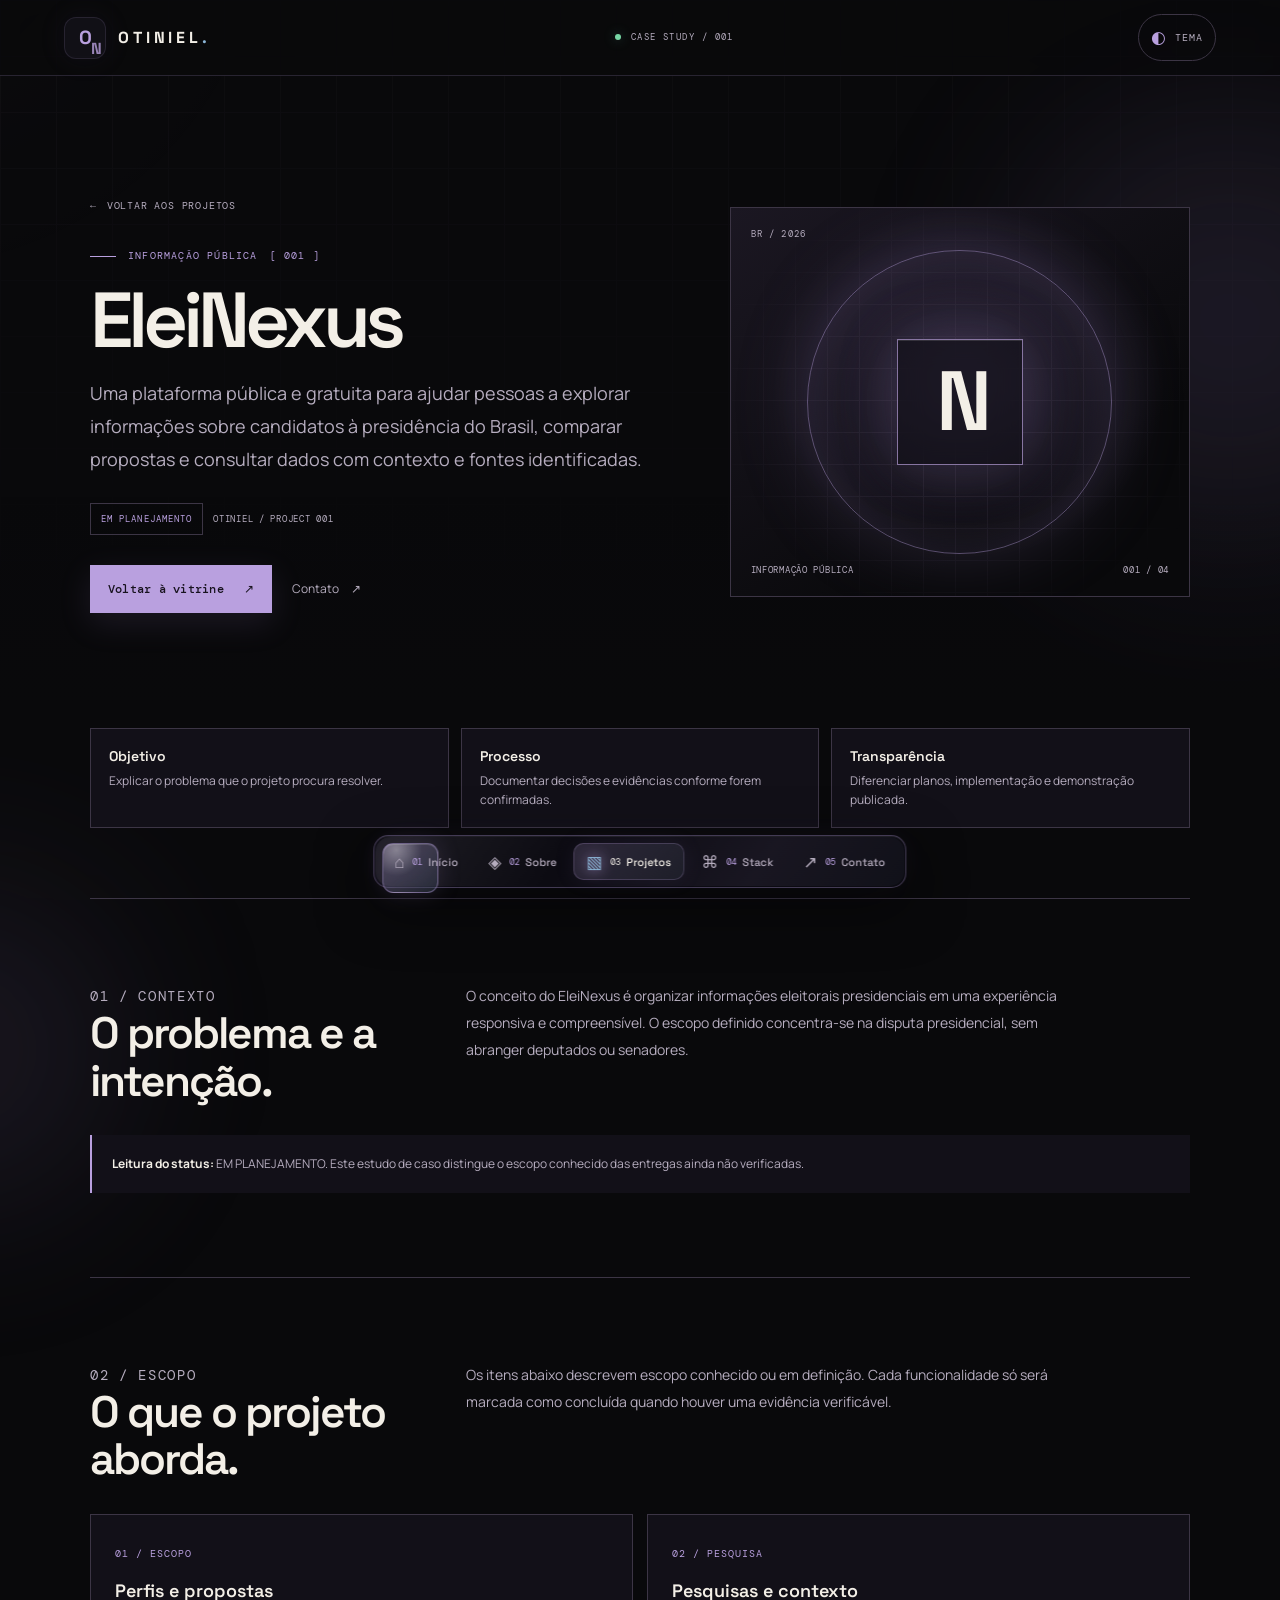
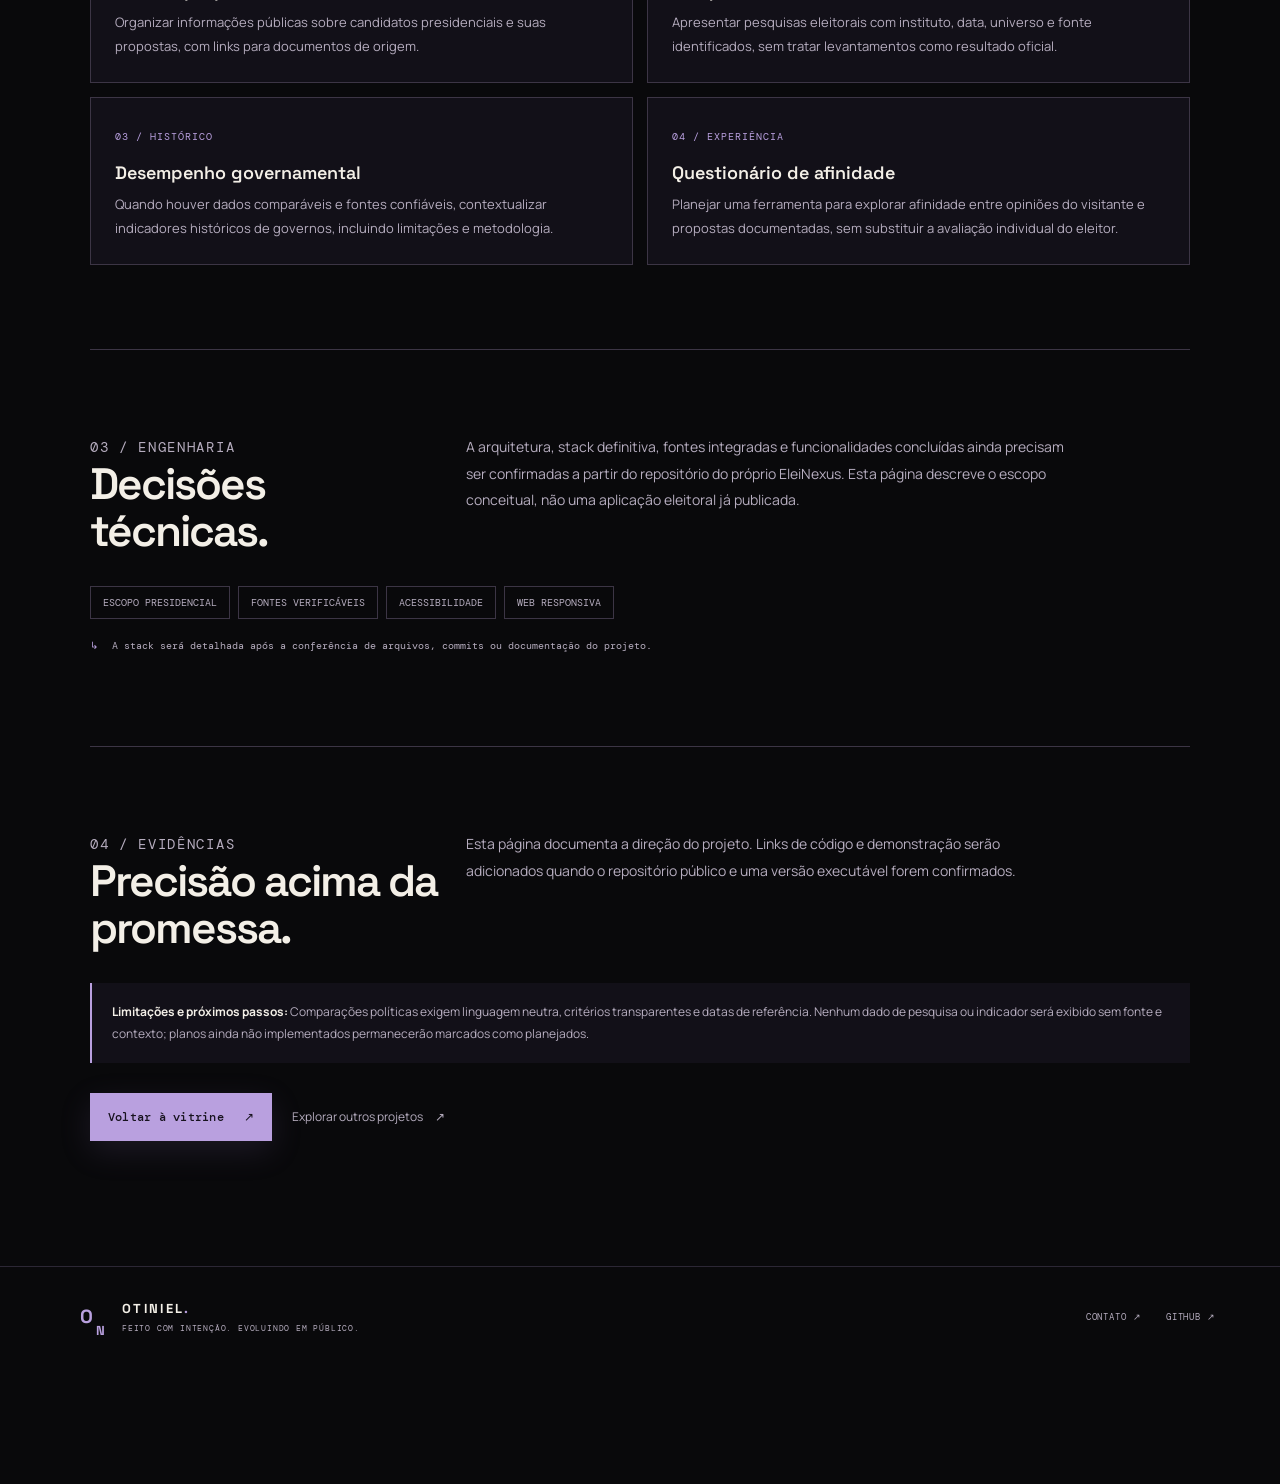
<file: projetos/eleinexus.html>
<!doctype html>
<html lang="pt-BR" data-theme="dark">
<head>
  <meta charset="utf-8">
  <meta name="viewport" content="width=device-width, initial-scale=1">
  <meta name="theme-color" content="#0b0a10">
  <meta name="description" content="EleiNexus — estudo de caso do portfólio de Jonathan Otiniel.">
  <title>EleiNexus — Estudo de caso | OTINIEL</title>
  <link rel="preconnect" href="https://fonts.googleapis.com">
  <link rel="preconnect" href="https://fonts.gstatic.com" crossorigin>
  <link href="https://fonts.googleapis.com/css2?family=DM+Mono:wght@400;500&family=Manrope:wght@400;500;600;700;800&family=Space+Grotesk:wght@400;500;600;700&display=swap" rel="stylesheet">
  <link rel="stylesheet" href="../assets/css/style.css">
  <link rel="stylesheet" href="../assets/css/case-study.css">
  <script src="../assets/js/main.js" defer></script>
</head>
<body class="case-page">
  <a class="skip-link" href="#case-content">Pular para o conteúdo</a>
  <div class="ambient ambient-one" aria-hidden="true"></div>
  <div class="ambient ambient-two" aria-hidden="true"></div>
  <header class="topbar">
    <a class="brand" href="../index.html#inicio" aria-label="OTINIEL, início"><span class="brand-mark" aria-hidden="true"><span>O</span><b>N</b></span><span class="brand-word">OTINIEL<span class="brand-dot">.</span></span></a>
    <div class="topbar-meta"><span class="status-dot"></span><span>CASE STUDY / 001</span></div>
    <button class="theme-toggle" id="themeToggle" type="button" aria-label="Alternar tema claro e escuro" title="Alternar tema"><span class="theme-icon" aria-hidden="true">◐</span><span class="theme-label">TEMA</span></button>
  </header>
  <main id="case-content">
    <section class="case-shell case-hero">
      <div>
        <a class="case-back" href="../index.html#projetos"><span aria-hidden="true">←</span> VOLTAR AOS PROJETOS</a>
        <p class="case-kicker">INFORMAÇÃO PÚBLICA <span>[ 001 ]</span></p>
        <h1 class="case-title">EleiNexus</h1>
        <p class="case-summary">Uma plataforma pública e gratuita para ajudar pessoas a explorar informações sobre candidatos à presidência do Brasil, comparar propostas e consultar dados com contexto e fontes identificadas.</p>
        <div class="case-status-row"><span class="case-status">EM PLANEJAMENTO</span><span class="case-reference">OTINIEL / PROJECT 001</span></div>
        <div class="case-actions"><a class="button button-primary" href="../index.html#projetos">Voltar à vitrine <span aria-hidden="true">↗</span></a><a class="text-link" href="../index.html#contato">Contato <span aria-hidden="true">↗</span></a></div>
      </div>
      <div class="case-art" aria-hidden="true"><span class="case-art-code">BR / 2026</span><div class="case-art-glyph">N</div><div class="case-art-caption"><span>INFORMAÇÃO PÚBLICA</span><span>001 / 04</span></div></div>
    </section>
    <div class="case-shell case-stats">
      <div class="case-stat"><strong>Objetivo</strong><span>Explicar o problema que o projeto procura resolver.</span></div>
      <div class="case-stat"><strong>Processo</strong><span>Documentar decisões e evidências conforme forem confirmadas.</span></div>
      <div class="case-stat"><strong>Transparência</strong><span>Diferenciar planos, implementação e demonstração publicada.</span></div>
    </div>
    <section class="case-shell case-section">
      <div class="case-section-heading"><div><p class="case-label">01 / CONTEXTO</p><h2>O problema e a intenção.</h2></div><p>O conceito do EleiNexus é organizar informações eleitorais presidenciais em uma experiência responsiva e compreensível. O escopo definido concentra-se na disputa presidencial, sem abranger deputados ou senadores.</p></div>
      <div class="case-note"><strong>Leitura do status:</strong> EM PLANEJAMENTO. Este estudo de caso distingue o escopo conhecido das entregas ainda não verificadas.</div>
    </section>
    <section class="case-shell case-section">
      <div class="case-section-heading"><div><p class="case-label">02 / ESCOPO</p><h2>O que o projeto aborda.</h2></div><p>Os itens abaixo descrevem escopo conhecido ou em definição. Cada funcionalidade só será marcada como concluída quando houver uma evidência verificável.</p></div>
      <div class="case-cards"><article class="case-card"><span class="case-card-index">01 / ESCOPO</span><h3>Perfis e propostas</h3><p>Organizar informações públicas sobre candidatos presidenciais e suas propostas, com links para documentos de origem.</p></article>
<article class="case-card"><span class="case-card-index">02 / PESQUISA</span><h3>Pesquisas e contexto</h3><p>Apresentar pesquisas eleitorais com instituto, data, universo e fonte identificados, sem tratar levantamentos como resultado oficial.</p></article>
<article class="case-card"><span class="case-card-index">03 / HISTÓRICO</span><h3>Desempenho governamental</h3><p>Quando houver dados comparáveis e fontes confiáveis, contextualizar indicadores históricos de governos, incluindo limitações e metodologia.</p></article>
<article class="case-card"><span class="case-card-index">04 / EXPERIÊNCIA</span><h3>Questionário de afinidade</h3><p>Planejar uma ferramenta para explorar afinidade entre opiniões do visitante e propostas documentadas, sem substituir a avaliação individual do eleitor.</p></article></div>
    </section>
    <section class="case-shell case-section">
      <div class="case-section-heading"><div><p class="case-label">03 / ENGENHARIA</p><h2>Decisões técnicas.</h2></div><p>A arquitetura, stack definitiva, fontes integradas e funcionalidades concluídas ainda precisam ser confirmadas a partir do repositório do próprio EleiNexus. Esta página descreve o escopo conceitual, não uma aplicação eleitoral já publicada.</p></div>
      <div class="case-tech-list"><span>ESCOPO PRESIDENCIAL</span><span>FONTES VERIFICÁVEIS</span><span>ACESSIBILIDADE</span><span>WEB RESPONSIVA</span></div>
      <p class="section-footnote"><span>↳</span> A stack será detalhada após a conferência de arquivos, commits ou documentação do projeto.</p>
    </section>
    <section class="case-shell case-section case-end">
      <div class="case-section-heading"><div><p class="case-label">04 / EVIDÊNCIAS</p><h2>Precisão acima da promessa.</h2></div><p>Esta página documenta a direção do projeto. Links de código e demonstração serão adicionados quando o repositório público e uma versão executável forem confirmados.</p></div>
      <div class="case-note"><strong>Limitações e próximos passos:</strong> Comparações políticas exigem linguagem neutra, critérios transparentes e datas de referência. Nenhum dado de pesquisa ou indicador será exibido sem fonte e contexto; planos ainda não implementados permanecerão marcados como planejados.</div>
      <div class="case-actions"><a class="button button-primary" href="../index.html#projetos">Voltar à vitrine <span aria-hidden="true">↗</span></a><a class="text-link" href="../index.html#projetos">Explorar outros projetos <span aria-hidden="true">↗</span></a></div>
    </section>
  </main>
  <footer class="site-footer"><div class="footer-mark">O<span>N</span></div><div><p class="footer-title">OTINIEL<span>.</span></p><p class="footer-caption">FEITO COM INTENÇÃO. EVOLUINDO EM PÚBLICO.</p></div><div class="footer-right"><a href="../index.html#contato">CONTATO ↗</a><a href="https://github.com/joots28/Otiniel-portifolio" target="_blank" rel="noopener noreferrer">GITHUB ↗</a></div></footer>
  <nav class="bottom-nav" aria-label="Navegação principal">
    <a class="nav-item" href="../index.html#inicio"><span class="nav-icon" aria-hidden="true">⌂</span><span class="nav-text"><small>01</small>Início</span></a>
    <a class="nav-item" href="../index.html#sobre"><span class="nav-icon" aria-hidden="true">◈</span><span class="nav-text"><small>02</small>Sobre</span></a>
    <a class="nav-item is-active" href="../index.html#projetos" aria-current="page"><span class="nav-icon" aria-hidden="true">▧</span><span class="nav-text"><small>03</small>Projetos</span></a>
    <a class="nav-item" href="../index.html#stack"><span class="nav-icon" aria-hidden="true">⌘</span><span class="nav-text"><small>04</small>Stack</span></a>
    <a class="nav-item" href="../index.html#contato"><span class="nav-icon" aria-hidden="true">↗</span><span class="nav-text"><small>05</small>Contato</span></a>
  </nav>
</body>
</html>
</file>
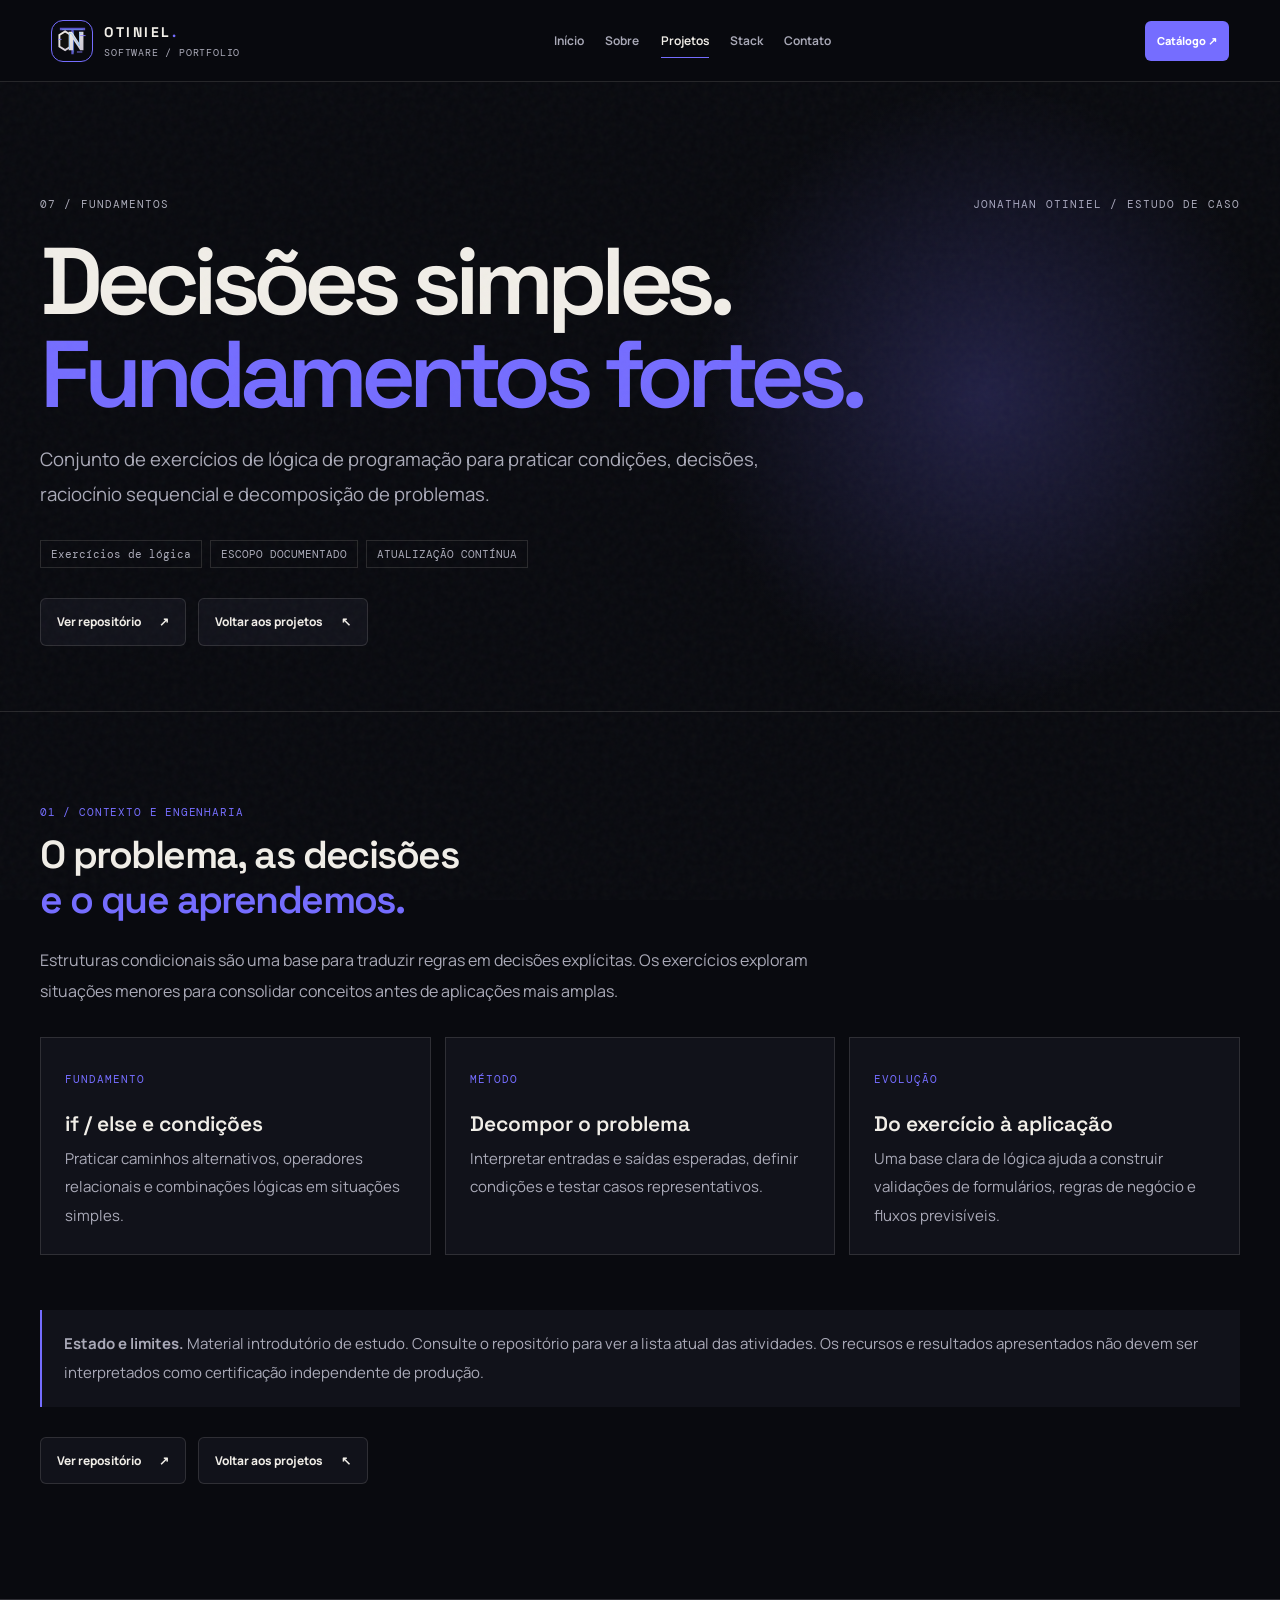
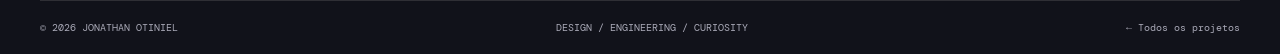
<file: projetos/estruturas-condicionais.html>
<!doctype html>
<html lang="pt-BR" data-theme="dark"><head><meta charset="utf-8"><meta name="viewport" content="width=device-width,initial-scale=1,viewport-fit=cover"><meta name="theme-color" content="#090a0f"><meta name="description" content="Estruturas condicionais — estudo de caso do portfólio de Jonathan Otiniel."><meta property="og:title" content="Estruturas condicionais — OTINIEL"><meta property="og:description" content="Conjunto de exercícios de lógica de programação para praticar condições, decisões, raciocínio sequencial e decomposição de problemas."><title>Estruturas condicionais — Estudo de caso | OTINIEL</title><link rel="icon" type="image/svg+xml" href="../assets/brand/atom.svg"><link rel="preconnect" href="https://fonts.googleapis.com"><link rel="preconnect" href="https://fonts.gstatic.com" crossorigin><link href="https://fonts.googleapis.com/css2?family=DM+Mono:wght@400;500&family=Manrope:wght@400;500;600;700;800&family=Space+Grotesk:wght@400;500;600;700&display=swap" rel="stylesheet"><link rel="stylesheet" href="../assets/css/cinematic.css"><script src="../assets/js/cinematic.js" defer></script></head>
<body class="case-page"><a class="skip-link" href="#caseContent">Pular para o conteúdo</a><header class="site-header"><div class="header-inner"><a class="brand" href="../index.html" aria-label="OTINIEL — início"><span class="brand-mark"><img src="../assets/brand/atom.svg" alt="" width="38" height="38"></span><span class="brand-copy"><strong>OTINIEL<span>.</span></strong><small>SOFTWARE / PORTFOLIO</small></span></a><nav class="site-nav" id="siteNav" aria-label="Navegação principal"><a href="../index.html#inicio">Início</a><a href="../index.html#sobre">Sobre</a><a href="../index.html#projetos" class="is-active">Projetos</a><a href="../index.html#stack">Stack</a><a href="../index.html#contato">Contato</a></nav><div class="header-actions"><a class="header-cta" href="../index.html#projetos">Catálogo ↗</a><button class="menu-toggle" id="menuToggle" type="button" aria-label="Abrir menu" aria-controls="siteNav" aria-expanded="false"><span></span><span></span></button></div></div></header>
<main id="caseContent"><section class="case-hero"><div class="section-shell"><div class="case-topline"><span>07 / FUNDAMENTOS</span><span>JONATHAN OTINIEL / ESTUDO DE CASO</span></div><h1 class="case-title">Decisões simples.<br><span>Fundamentos fortes.</span></h1><p class="case-intro">Conjunto de exercícios de lógica de programação para praticar condições, decisões, raciocínio sequencial e decomposição de problemas.</p><div class="case-meta"><span>Exercícios de lógica</span><span>ESCOPO DOCUMENTADO</span><span>ATUALIZAÇÃO CONTÍNUA</span></div><div class="case-actions"><a class="button button-secondary" href="https://github.com/joots28/estruturas-condicionais" target="_blank" rel="noreferrer">Ver repositório <span aria-hidden="true">↗</span></a>
<a class="button button-secondary" href="../index.html#projetos">Voltar aos projetos <span aria-hidden="true">↖</span></a></div></div></section><section class="case-content section-shell"><p class="section-index mono">01 / CONTEXTO E ENGENHARIA</p><h2 class="case-heading">O problema, as decisões<br><span>e o que aprendemos.</span></h2><p class="case-lead">Estruturas condicionais são uma base para traduzir regras em decisões explícitas. Os exercícios exploram situações menores para consolidar conceitos antes de aplicações mais amplas.</p><div class="case-grid"><article class="case-panel"><small>FUNDAMENTO</small><h3>if / else e condições</h3><p>Praticar caminhos alternativos, operadores relacionais e combinações lógicas em situações simples.</p></article>
<article class="case-panel"><small>MÉTODO</small><h3>Decompor o problema</h3><p>Interpretar entradas e saídas esperadas, definir condições e testar casos representativos.</p></article>
<article class="case-panel"><small>EVOLUÇÃO</small><h3>Do exercício à aplicação</h3><p>Uma base clara de lógica ajuda a construir validações de formulários, regras de negócio e fluxos previsíveis.</p></article></div><div class="case-note"><strong>Estado e limites.</strong> Material introdutório de estudo. Consulte o repositório para ver a lista atual das atividades. Os recursos e resultados apresentados não devem ser interpretados como certificação independente de produção.</div><div class="case-actions" style="margin-top:30px"><a class="button button-secondary" href="https://github.com/joots28/estruturas-condicionais" target="_blank" rel="noreferrer">Ver repositório <span aria-hidden="true">↗</span></a>
<a class="button button-secondary" href="../index.html#projetos">Voltar aos projetos <span aria-hidden="true">↖</span></a></div></section></main>
<footer class="site-footer"><div class="section-shell case-footer"><span>© <span id="year">2026</span> JONATHAN OTINIEL</span><span>DESIGN / ENGINEERING / CURIOSITY</span><a href="../index.html#projetos">← Todos os projetos</a></div></footer></body></html>
</file>
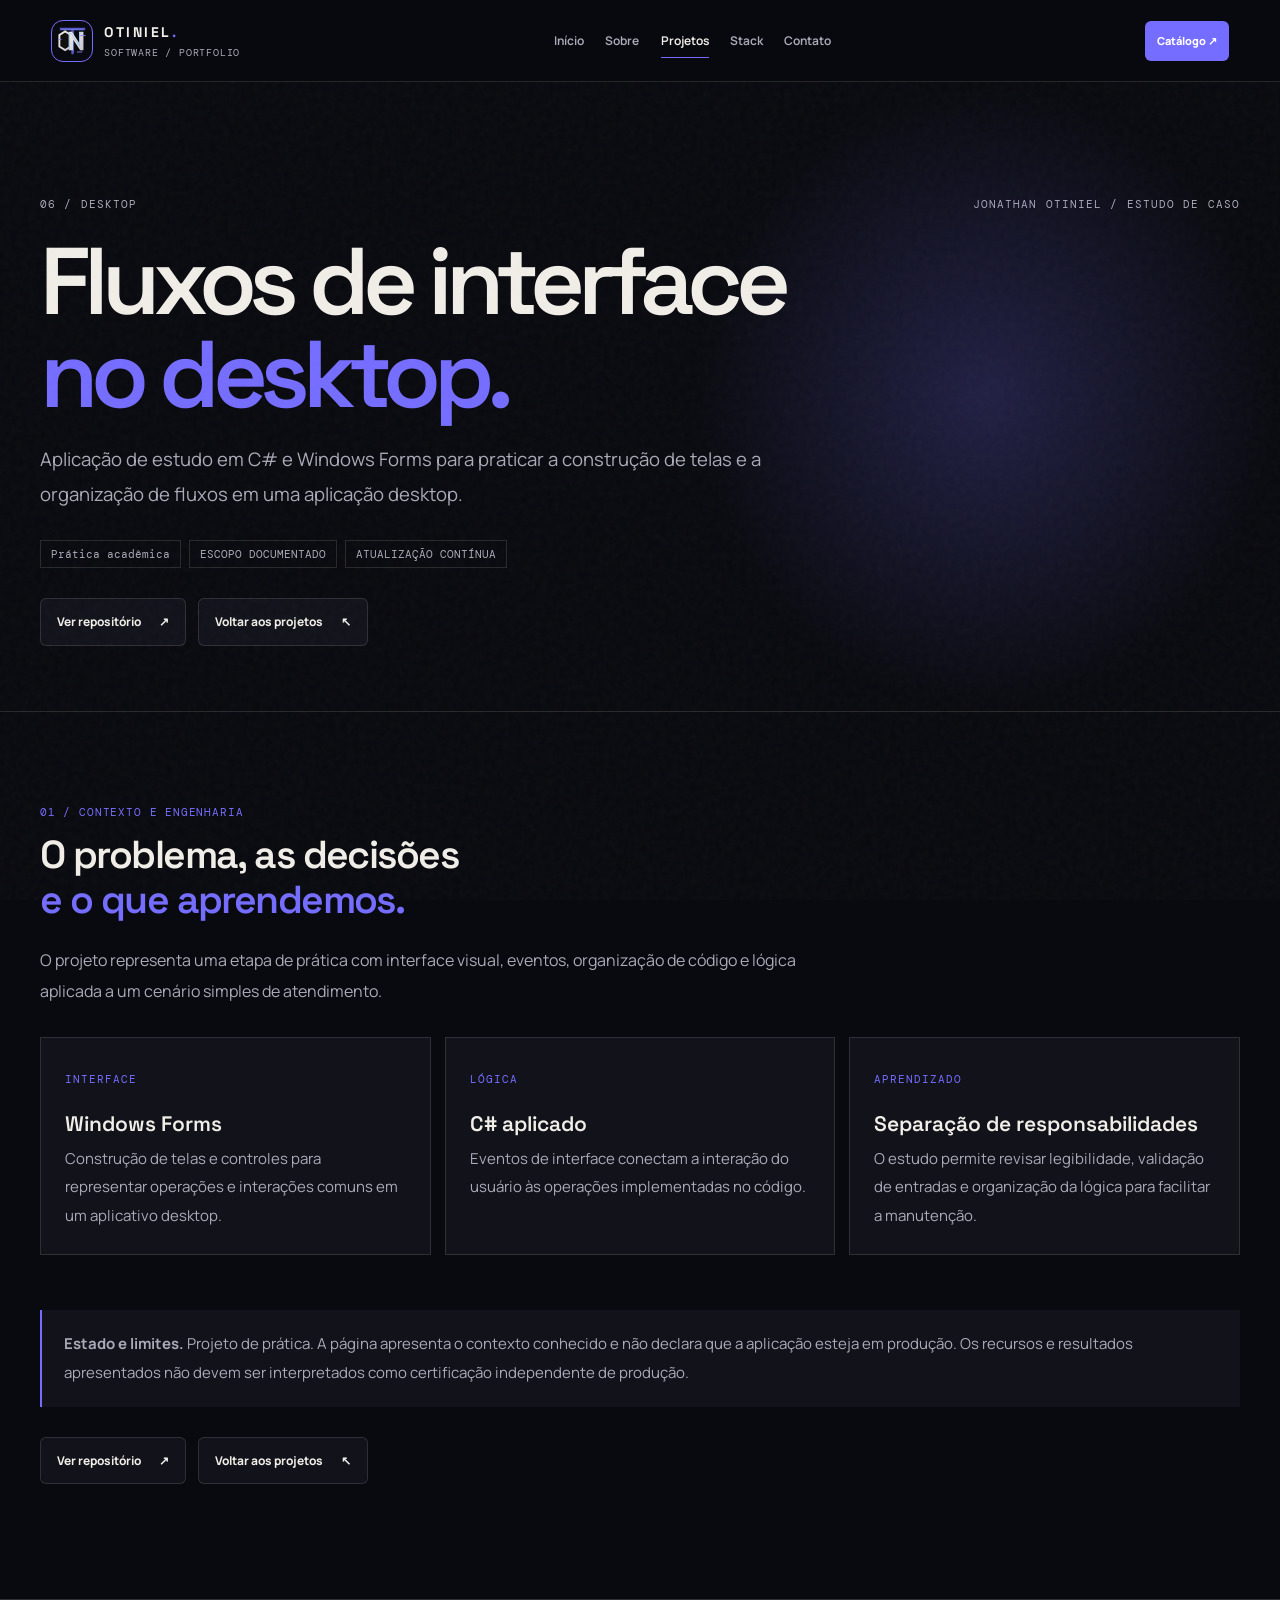
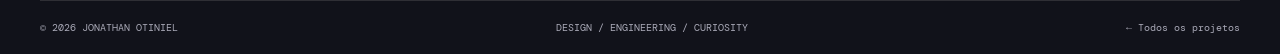
<file: projetos/lanchonete.html>
<!doctype html>
<html lang="pt-BR" data-theme="dark"><head><meta charset="utf-8"><meta name="viewport" content="width=device-width,initial-scale=1,viewport-fit=cover"><meta name="theme-color" content="#090a0f"><meta name="description" content="Lanchonete — estudo de caso do portfólio de Jonathan Otiniel."><meta property="og:title" content="Lanchonete — OTINIEL"><meta property="og:description" content="Aplicação de estudo em C# e Windows Forms para praticar a construção de telas e a organização de fluxos em uma aplicação desktop."><title>Lanchonete — Estudo de caso | OTINIEL</title><link rel="icon" type="image/svg+xml" href="../assets/brand/atom.svg"><link rel="preconnect" href="https://fonts.googleapis.com"><link rel="preconnect" href="https://fonts.gstatic.com" crossorigin><link href="https://fonts.googleapis.com/css2?family=DM+Mono:wght@400;500&family=Manrope:wght@400;500;600;700;800&family=Space+Grotesk:wght@400;500;600;700&display=swap" rel="stylesheet"><link rel="stylesheet" href="../assets/css/cinematic.css"><script src="../assets/js/cinematic.js" defer></script></head>
<body class="case-page"><a class="skip-link" href="#caseContent">Pular para o conteúdo</a><header class="site-header"><div class="header-inner"><a class="brand" href="../index.html" aria-label="OTINIEL — início"><span class="brand-mark"><img src="../assets/brand/atom.svg" alt="" width="38" height="38"></span><span class="brand-copy"><strong>OTINIEL<span>.</span></strong><small>SOFTWARE / PORTFOLIO</small></span></a><nav class="site-nav" id="siteNav" aria-label="Navegação principal"><a href="../index.html#inicio">Início</a><a href="../index.html#sobre">Sobre</a><a href="../index.html#projetos" class="is-active">Projetos</a><a href="../index.html#stack">Stack</a><a href="../index.html#contato">Contato</a></nav><div class="header-actions"><a class="header-cta" href="../index.html#projetos">Catálogo ↗</a><button class="menu-toggle" id="menuToggle" type="button" aria-label="Abrir menu" aria-controls="siteNav" aria-expanded="false"><span></span><span></span></button></div></div></header>
<main id="caseContent"><section class="case-hero"><div class="section-shell"><div class="case-topline"><span>06 / DESKTOP</span><span>JONATHAN OTINIEL / ESTUDO DE CASO</span></div><h1 class="case-title">Fluxos de interface<br><span>no desktop.</span></h1><p class="case-intro">Aplicação de estudo em C# e Windows Forms para praticar a construção de telas e a organização de fluxos em uma aplicação desktop.</p><div class="case-meta"><span>Prática acadêmica</span><span>ESCOPO DOCUMENTADO</span><span>ATUALIZAÇÃO CONTÍNUA</span></div><div class="case-actions"><a class="button button-secondary" href="https://github.com/joots28/lanchonete" target="_blank" rel="noreferrer">Ver repositório <span aria-hidden="true">↗</span></a>
<a class="button button-secondary" href="../index.html#projetos">Voltar aos projetos <span aria-hidden="true">↖</span></a></div></div></section><section class="case-content section-shell"><p class="section-index mono">01 / CONTEXTO E ENGENHARIA</p><h2 class="case-heading">O problema, as decisões<br><span>e o que aprendemos.</span></h2><p class="case-lead">O projeto representa uma etapa de prática com interface visual, eventos, organização de código e lógica aplicada a um cenário simples de atendimento.</p><div class="case-grid"><article class="case-panel"><small>INTERFACE</small><h3>Windows Forms</h3><p>Construção de telas e controles para representar operações e interações comuns em um aplicativo desktop.</p></article>
<article class="case-panel"><small>LÓGICA</small><h3>C# aplicado</h3><p>Eventos de interface conectam a interação do usuário às operações implementadas no código.</p></article>
<article class="case-panel"><small>APRENDIZADO</small><h3>Separação de responsabilidades</h3><p>O estudo permite revisar legibilidade, validação de entradas e organização da lógica para facilitar a manutenção.</p></article></div><div class="case-note"><strong>Estado e limites.</strong> Projeto de prática. A página apresenta o contexto conhecido e não declara que a aplicação esteja em produção. Os recursos e resultados apresentados não devem ser interpretados como certificação independente de produção.</div><div class="case-actions" style="margin-top:30px"><a class="button button-secondary" href="https://github.com/joots28/lanchonete" target="_blank" rel="noreferrer">Ver repositório <span aria-hidden="true">↗</span></a>
<a class="button button-secondary" href="../index.html#projetos">Voltar aos projetos <span aria-hidden="true">↖</span></a></div></section></main>
<footer class="site-footer"><div class="section-shell case-footer"><span>© <span id="year">2026</span> JONATHAN OTINIEL</span><span>DESIGN / ENGINEERING / CURIOSITY</span><a href="../index.html#projetos">← Todos os projetos</a></div></footer></body></html>
</file>
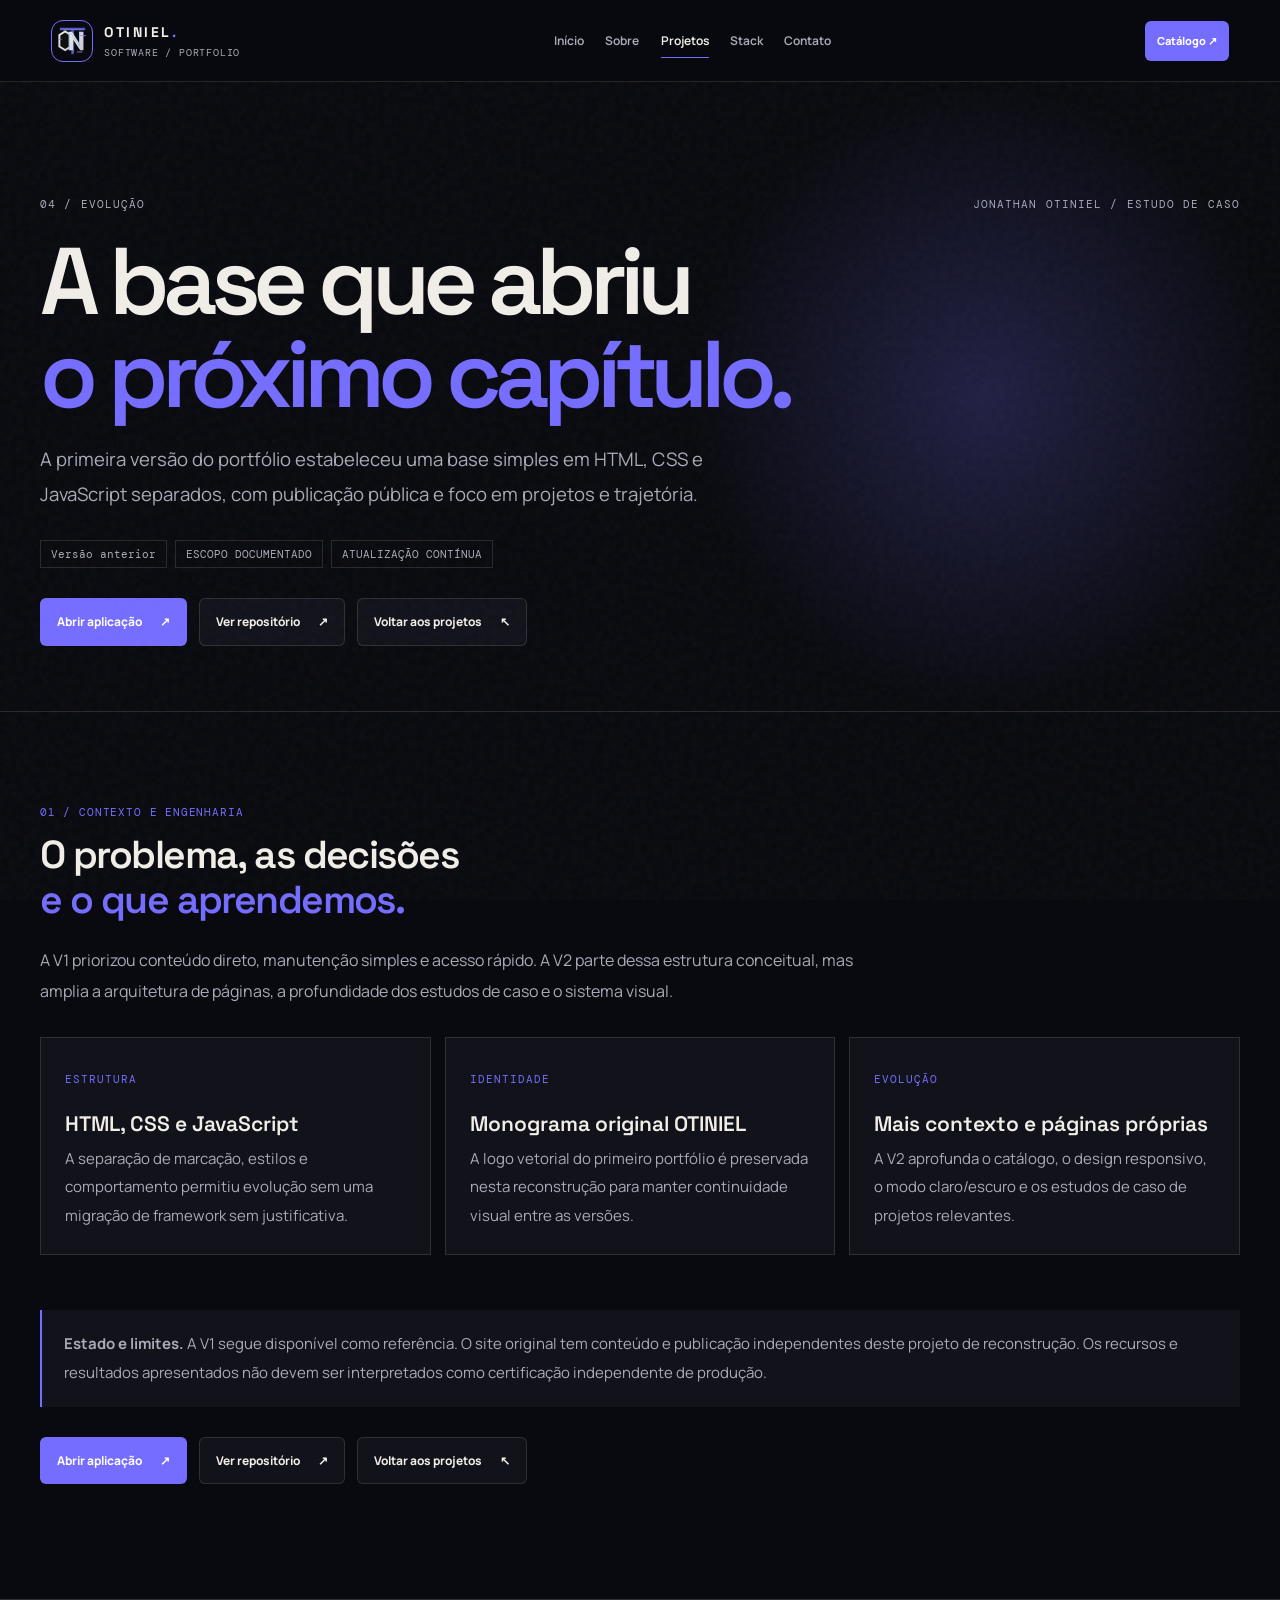
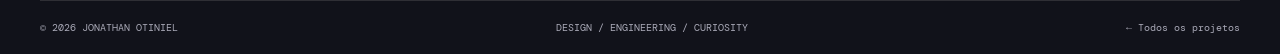
<file: projetos/portfolio-v1.html>
<!doctype html>
<html lang="pt-BR" data-theme="dark"><head><meta charset="utf-8"><meta name="viewport" content="width=device-width,initial-scale=1,viewport-fit=cover"><meta name="theme-color" content="#090a0f"><meta name="description" content="Portfolio V1 — estudo de caso do portfólio de Jonathan Otiniel."><meta property="og:title" content="Portfolio V1 — OTINIEL"><meta property="og:description" content="A primeira versão do portfólio estabeleceu uma base simples em HTML, CSS e JavaScript separados, com publicação pública e foco em projetos e trajetória."><title>Portfolio V1 — Estudo de caso | OTINIEL</title><link rel="icon" type="image/svg+xml" href="../assets/brand/atom.svg"><link rel="preconnect" href="https://fonts.googleapis.com"><link rel="preconnect" href="https://fonts.gstatic.com" crossorigin><link href="https://fonts.googleapis.com/css2?family=DM+Mono:wght@400;500&family=Manrope:wght@400;500;600;700;800&family=Space+Grotesk:wght@400;500;600;700&display=swap" rel="stylesheet"><link rel="stylesheet" href="../assets/css/cinematic.css"><script src="../assets/js/cinematic.js" defer></script></head>
<body class="case-page"><a class="skip-link" href="#caseContent">Pular para o conteúdo</a><header class="site-header"><div class="header-inner"><a class="brand" href="../index.html" aria-label="OTINIEL — início"><span class="brand-mark"><img src="../assets/brand/atom.svg" alt="" width="38" height="38"></span><span class="brand-copy"><strong>OTINIEL<span>.</span></strong><small>SOFTWARE / PORTFOLIO</small></span></a><nav class="site-nav" id="siteNav" aria-label="Navegação principal"><a href="../index.html#inicio">Início</a><a href="../index.html#sobre">Sobre</a><a href="../index.html#projetos" class="is-active">Projetos</a><a href="../index.html#stack">Stack</a><a href="../index.html#contato">Contato</a></nav><div class="header-actions"><a class="header-cta" href="../index.html#projetos">Catálogo ↗</a><button class="menu-toggle" id="menuToggle" type="button" aria-label="Abrir menu" aria-controls="siteNav" aria-expanded="false"><span></span><span></span></button></div></div></header>
<main id="caseContent"><section class="case-hero"><div class="section-shell"><div class="case-topline"><span>04 / EVOLUÇÃO</span><span>JONATHAN OTINIEL / ESTUDO DE CASO</span></div><h1 class="case-title">A base que abriu<br><span>o próximo capítulo.</span></h1><p class="case-intro">A primeira versão do portfólio estabeleceu uma base simples em HTML, CSS e JavaScript separados, com publicação pública e foco em projetos e trajetória.</p><div class="case-meta"><span>Versão anterior</span><span>ESCOPO DOCUMENTADO</span><span>ATUALIZAÇÃO CONTÍNUA</span></div><div class="case-actions"><a class="button button-primary" href="https://jhon-otiniel-portfolio.onrender.com/" target="_blank" rel="noreferrer">Abrir aplicação <span aria-hidden="true">↗</span></a>
<a class="button button-secondary" href="https://github.com/joots28/portifolio" target="_blank" rel="noreferrer">Ver repositório <span aria-hidden="true">↗</span></a>
<a class="button button-secondary" href="../index.html#projetos">Voltar aos projetos <span aria-hidden="true">↖</span></a></div></div></section><section class="case-content section-shell"><p class="section-index mono">01 / CONTEXTO E ENGENHARIA</p><h2 class="case-heading">O problema, as decisões<br><span>e o que aprendemos.</span></h2><p class="case-lead">A V1 priorizou conteúdo direto, manutenção simples e acesso rápido. A V2 parte dessa estrutura conceitual, mas amplia a arquitetura de páginas, a profundidade dos estudos de caso e o sistema visual.</p><div class="case-grid"><article class="case-panel"><small>ESTRUTURA</small><h3>HTML, CSS e JavaScript</h3><p>A separação de marcação, estilos e comportamento permitiu evolução sem uma migração de framework sem justificativa.</p></article>
<article class="case-panel"><small>IDENTIDADE</small><h3>Monograma original OTINIEL</h3><p>A logo vetorial do primeiro portfólio é preservada nesta reconstrução para manter continuidade visual entre as versões.</p></article>
<article class="case-panel"><small>EVOLUÇÃO</small><h3>Mais contexto e páginas próprias</h3><p>A V2 aprofunda o catálogo, o design responsivo, o modo claro/escuro e os estudos de caso de projetos relevantes.</p></article></div><div class="case-note"><strong>Estado e limites.</strong> A V1 segue disponível como referência. O site original tem conteúdo e publicação independentes deste projeto de reconstrução. Os recursos e resultados apresentados não devem ser interpretados como certificação independente de produção.</div><div class="case-actions" style="margin-top:30px"><a class="button button-primary" href="https://jhon-otiniel-portfolio.onrender.com/" target="_blank" rel="noreferrer">Abrir aplicação <span aria-hidden="true">↗</span></a>
<a class="button button-secondary" href="https://github.com/joots28/portifolio" target="_blank" rel="noreferrer">Ver repositório <span aria-hidden="true">↗</span></a>
<a class="button button-secondary" href="../index.html#projetos">Voltar aos projetos <span aria-hidden="true">↖</span></a></div></section></main>
<footer class="site-footer"><div class="section-shell case-footer"><span>© <span id="year">2026</span> JONATHAN OTINIEL</span><span>DESIGN / ENGINEERING / CURIOSITY</span><a href="../index.html#projetos">← Todos os projetos</a></div></footer></body></html>
</file>
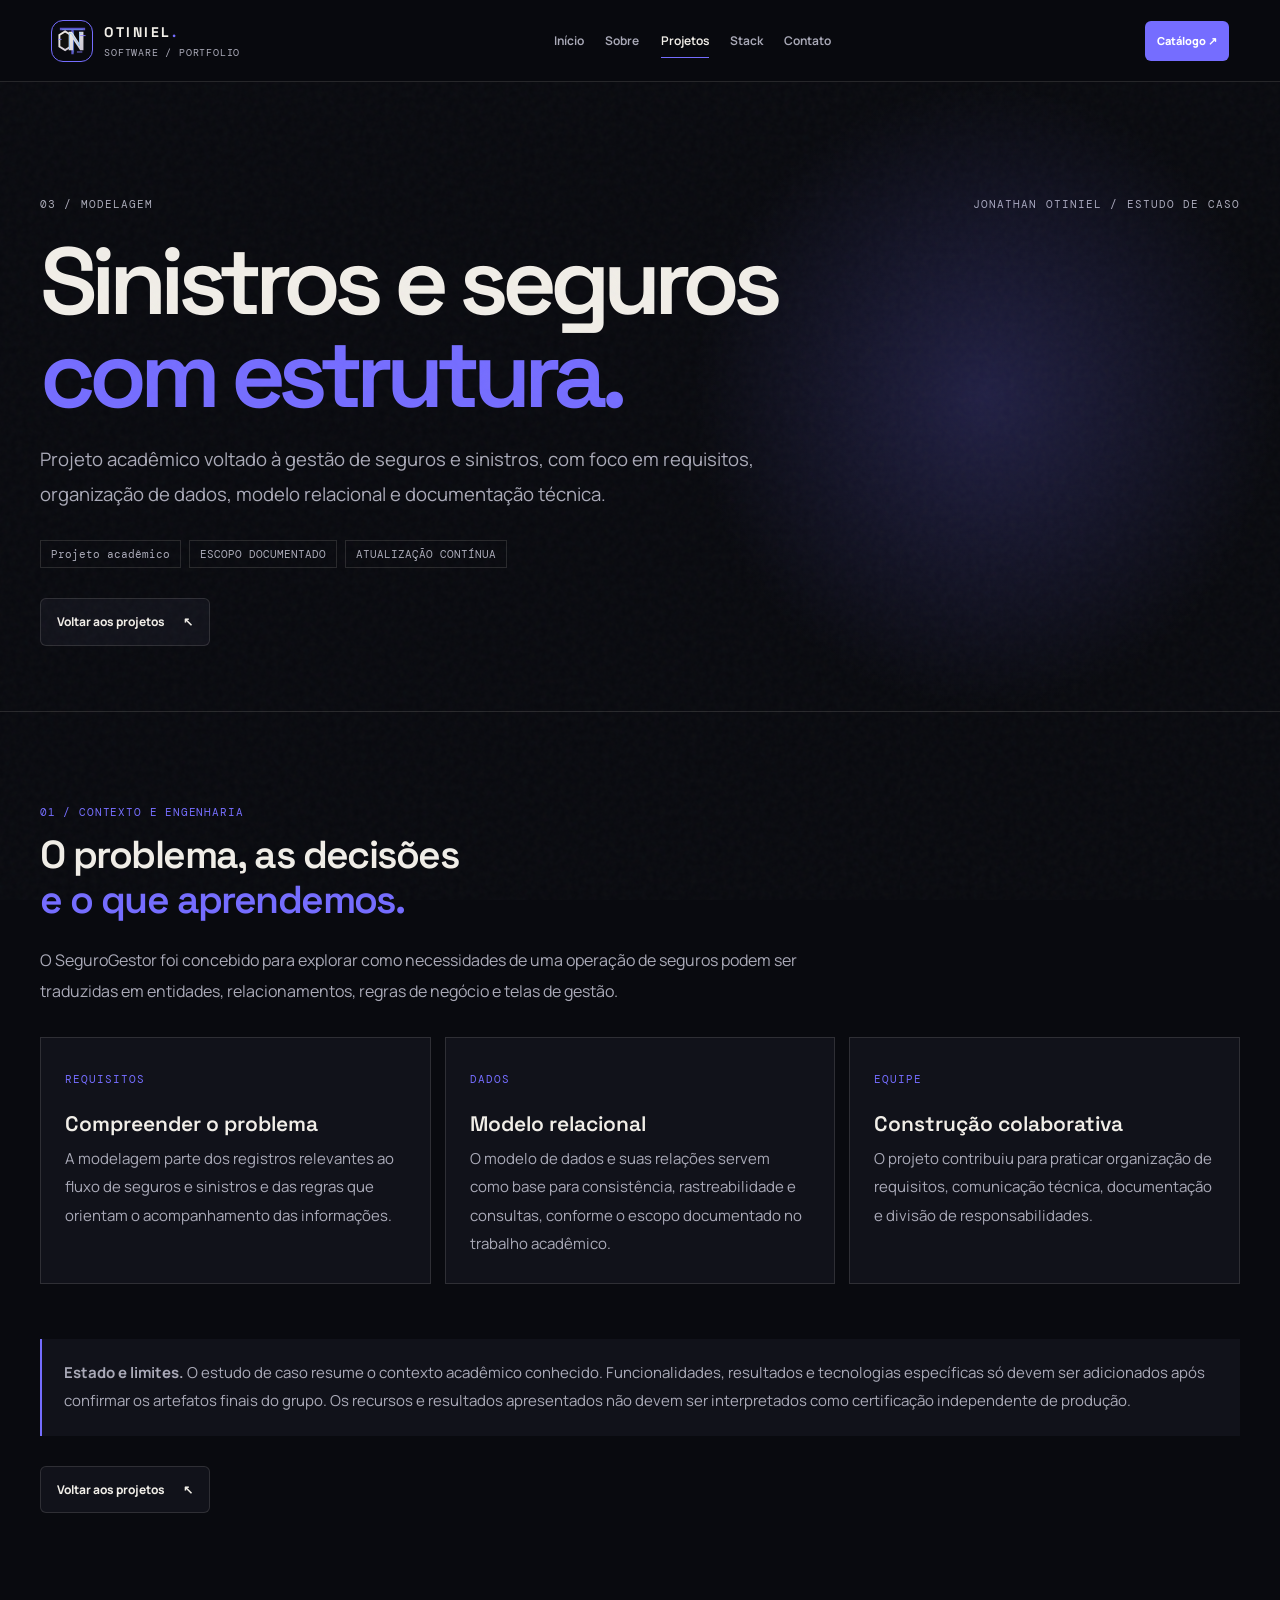
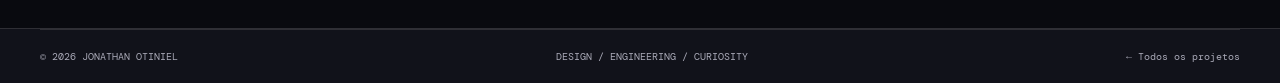
<file: projetos/segurogestor.html>
<!doctype html>
<html lang="pt-BR" data-theme="dark"><head><meta charset="utf-8"><meta name="viewport" content="width=device-width,initial-scale=1,viewport-fit=cover"><meta name="theme-color" content="#090a0f"><meta name="description" content="SeguroGestor — estudo de caso do portfólio de Jonathan Otiniel."><meta property="og:title" content="SeguroGestor — OTINIEL"><meta property="og:description" content="Projeto acadêmico voltado à gestão de seguros e sinistros, com foco em requisitos, organização de dados, modelo relacional e documentação técnica."><title>SeguroGestor — Estudo de caso | OTINIEL</title><link rel="icon" type="image/svg+xml" href="../assets/brand/atom.svg"><link rel="preconnect" href="https://fonts.googleapis.com"><link rel="preconnect" href="https://fonts.gstatic.com" crossorigin><link href="https://fonts.googleapis.com/css2?family=DM+Mono:wght@400;500&family=Manrope:wght@400;500;600;700;800&family=Space+Grotesk:wght@400;500;600;700&display=swap" rel="stylesheet"><link rel="stylesheet" href="../assets/css/cinematic.css"><script src="../assets/js/cinematic.js" defer></script></head>
<body class="case-page"><a class="skip-link" href="#caseContent">Pular para o conteúdo</a><header class="site-header"><div class="header-inner"><a class="brand" href="../index.html" aria-label="OTINIEL — início"><span class="brand-mark"><img src="../assets/brand/atom.svg" alt="" width="38" height="38"></span><span class="brand-copy"><strong>OTINIEL<span>.</span></strong><small>SOFTWARE / PORTFOLIO</small></span></a><nav class="site-nav" id="siteNav" aria-label="Navegação principal"><a href="../index.html#inicio">Início</a><a href="../index.html#sobre">Sobre</a><a href="../index.html#projetos" class="is-active">Projetos</a><a href="../index.html#stack">Stack</a><a href="../index.html#contato">Contato</a></nav><div class="header-actions"><a class="header-cta" href="../index.html#projetos">Catálogo ↗</a><button class="menu-toggle" id="menuToggle" type="button" aria-label="Abrir menu" aria-controls="siteNav" aria-expanded="false"><span></span><span></span></button></div></div></header>
<main id="caseContent"><section class="case-hero"><div class="section-shell"><div class="case-topline"><span>03 / MODELAGEM</span><span>JONATHAN OTINIEL / ESTUDO DE CASO</span></div><h1 class="case-title">Sinistros e seguros<br><span>com estrutura.</span></h1><p class="case-intro">Projeto acadêmico voltado à gestão de seguros e sinistros, com foco em requisitos, organização de dados, modelo relacional e documentação técnica.</p><div class="case-meta"><span>Projeto acadêmico</span><span>ESCOPO DOCUMENTADO</span><span>ATUALIZAÇÃO CONTÍNUA</span></div><div class="case-actions"><a class="button button-secondary" href="../index.html#projetos">Voltar aos projetos <span aria-hidden="true">↖</span></a></div></div></section><section class="case-content section-shell"><p class="section-index mono">01 / CONTEXTO E ENGENHARIA</p><h2 class="case-heading">O problema, as decisões<br><span>e o que aprendemos.</span></h2><p class="case-lead">O SeguroGestor foi concebido para explorar como necessidades de uma operação de seguros podem ser traduzidas em entidades, relacionamentos, regras de negócio e telas de gestão.</p><div class="case-grid"><article class="case-panel"><small>REQUISITOS</small><h3>Compreender o problema</h3><p>A modelagem parte dos registros relevantes ao fluxo de seguros e sinistros e das regras que orientam o acompanhamento das informações.</p></article>
<article class="case-panel"><small>DADOS</small><h3>Modelo relacional</h3><p>O modelo de dados e suas relações servem como base para consistência, rastreabilidade e consultas, conforme o escopo documentado no trabalho acadêmico.</p></article>
<article class="case-panel"><small>EQUIPE</small><h3>Construção colaborativa</h3><p>O projeto contribuiu para praticar organização de requisitos, comunicação técnica, documentação e divisão de responsabilidades.</p></article></div><div class="case-note"><strong>Estado e limites.</strong> O estudo de caso resume o contexto acadêmico conhecido. Funcionalidades, resultados e tecnologias específicas só devem ser adicionados após confirmar os artefatos finais do grupo. Os recursos e resultados apresentados não devem ser interpretados como certificação independente de produção.</div><div class="case-actions" style="margin-top:30px"><a class="button button-secondary" href="../index.html#projetos">Voltar aos projetos <span aria-hidden="true">↖</span></a></div></section></main>
<footer class="site-footer"><div class="section-shell case-footer"><span>© <span id="year">2026</span> JONATHAN OTINIEL</span><span>DESIGN / ENGINEERING / CURIOSITY</span><a href="../index.html#projetos">← Todos os projetos</a></div></footer></body></html>
</file>
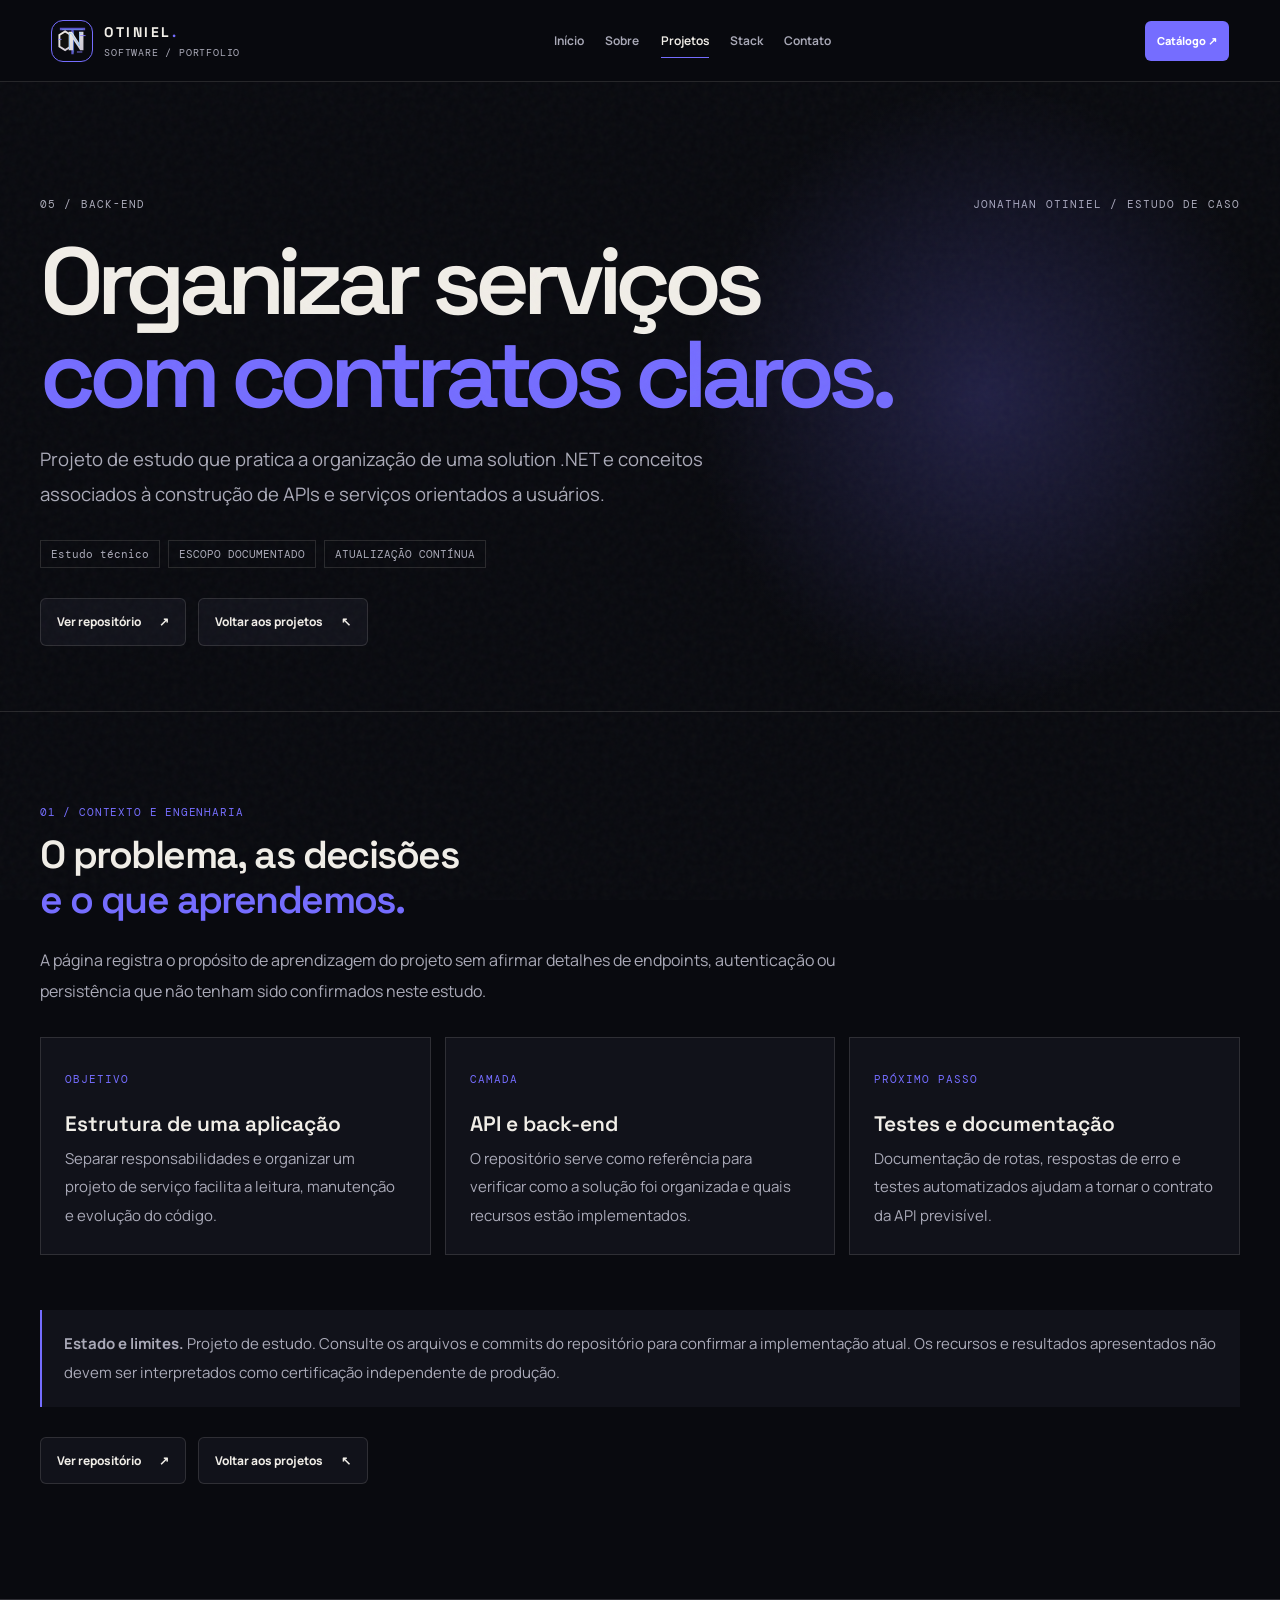
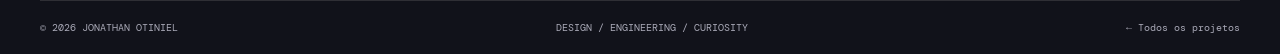
<file: projetos/spi-api.html>
<!doctype html>
<html lang="pt-BR" data-theme="dark"><head><meta charset="utf-8"><meta name="viewport" content="width=device-width,initial-scale=1,viewport-fit=cover"><meta name="theme-color" content="#090a0f"><meta name="description" content="SPI — API de usuários — estudo de caso do portfólio de Jonathan Otiniel."><meta property="og:title" content="SPI — API de usuários — OTINIEL"><meta property="og:description" content="Projeto de estudo que pratica a organização de uma solution .NET e conceitos associados à construção de APIs e serviços orientados a usuários."><title>SPI — API de usuários — Estudo de caso | OTINIEL</title><link rel="icon" type="image/svg+xml" href="../assets/brand/atom.svg"><link rel="preconnect" href="https://fonts.googleapis.com"><link rel="preconnect" href="https://fonts.gstatic.com" crossorigin><link href="https://fonts.googleapis.com/css2?family=DM+Mono:wght@400;500&family=Manrope:wght@400;500;600;700;800&family=Space+Grotesk:wght@400;500;600;700&display=swap" rel="stylesheet"><link rel="stylesheet" href="../assets/css/cinematic.css"><script src="../assets/js/cinematic.js" defer></script></head>
<body class="case-page"><a class="skip-link" href="#caseContent">Pular para o conteúdo</a><header class="site-header"><div class="header-inner"><a class="brand" href="../index.html" aria-label="OTINIEL — início"><span class="brand-mark"><img src="../assets/brand/atom.svg" alt="" width="38" height="38"></span><span class="brand-copy"><strong>OTINIEL<span>.</span></strong><small>SOFTWARE / PORTFOLIO</small></span></a><nav class="site-nav" id="siteNav" aria-label="Navegação principal"><a href="../index.html#inicio">Início</a><a href="../index.html#sobre">Sobre</a><a href="../index.html#projetos" class="is-active">Projetos</a><a href="../index.html#stack">Stack</a><a href="../index.html#contato">Contato</a></nav><div class="header-actions"><a class="header-cta" href="../index.html#projetos">Catálogo ↗</a><button class="menu-toggle" id="menuToggle" type="button" aria-label="Abrir menu" aria-controls="siteNav" aria-expanded="false"><span></span><span></span></button></div></div></header>
<main id="caseContent"><section class="case-hero"><div class="section-shell"><div class="case-topline"><span>05 / BACK-END</span><span>JONATHAN OTINIEL / ESTUDO DE CASO</span></div><h1 class="case-title">Organizar serviços<br><span>com contratos claros.</span></h1><p class="case-intro">Projeto de estudo que pratica a organização de uma solution .NET e conceitos associados à construção de APIs e serviços orientados a usuários.</p><div class="case-meta"><span>Estudo técnico</span><span>ESCOPO DOCUMENTADO</span><span>ATUALIZAÇÃO CONTÍNUA</span></div><div class="case-actions"><a class="button button-secondary" href="https://github.com/joots28/SPIUsuarios_2DS" target="_blank" rel="noreferrer">Ver repositório <span aria-hidden="true">↗</span></a>
<a class="button button-secondary" href="../index.html#projetos">Voltar aos projetos <span aria-hidden="true">↖</span></a></div></div></section><section class="case-content section-shell"><p class="section-index mono">01 / CONTEXTO E ENGENHARIA</p><h2 class="case-heading">O problema, as decisões<br><span>e o que aprendemos.</span></h2><p class="case-lead">A página registra o propósito de aprendizagem do projeto sem afirmar detalhes de endpoints, autenticação ou persistência que não tenham sido confirmados neste estudo.</p><div class="case-grid"><article class="case-panel"><small>OBJETIVO</small><h3>Estrutura de uma aplicação</h3><p>Separar responsabilidades e organizar um projeto de serviço facilita a leitura, manutenção e evolução do código.</p></article>
<article class="case-panel"><small>CAMADA</small><h3>API e back-end</h3><p>O repositório serve como referência para verificar como a solução foi organizada e quais recursos estão implementados.</p></article>
<article class="case-panel"><small>PRÓXIMO PASSO</small><h3>Testes e documentação</h3><p>Documentação de rotas, respostas de erro e testes automatizados ajudam a tornar o contrato da API previsível.</p></article></div><div class="case-note"><strong>Estado e limites.</strong> Projeto de estudo. Consulte os arquivos e commits do repositório para confirmar a implementação atual. Os recursos e resultados apresentados não devem ser interpretados como certificação independente de produção.</div><div class="case-actions" style="margin-top:30px"><a class="button button-secondary" href="https://github.com/joots28/SPIUsuarios_2DS" target="_blank" rel="noreferrer">Ver repositório <span aria-hidden="true">↗</span></a>
<a class="button button-secondary" href="../index.html#projetos">Voltar aos projetos <span aria-hidden="true">↖</span></a></div></section></main>
<footer class="site-footer"><div class="section-shell case-footer"><span>© <span id="year">2026</span> JONATHAN OTINIEL</span><span>DESIGN / ENGINEERING / CURIOSITY</span><a href="../index.html#projetos">← Todos os projetos</a></div></footer></body></html>
</file>
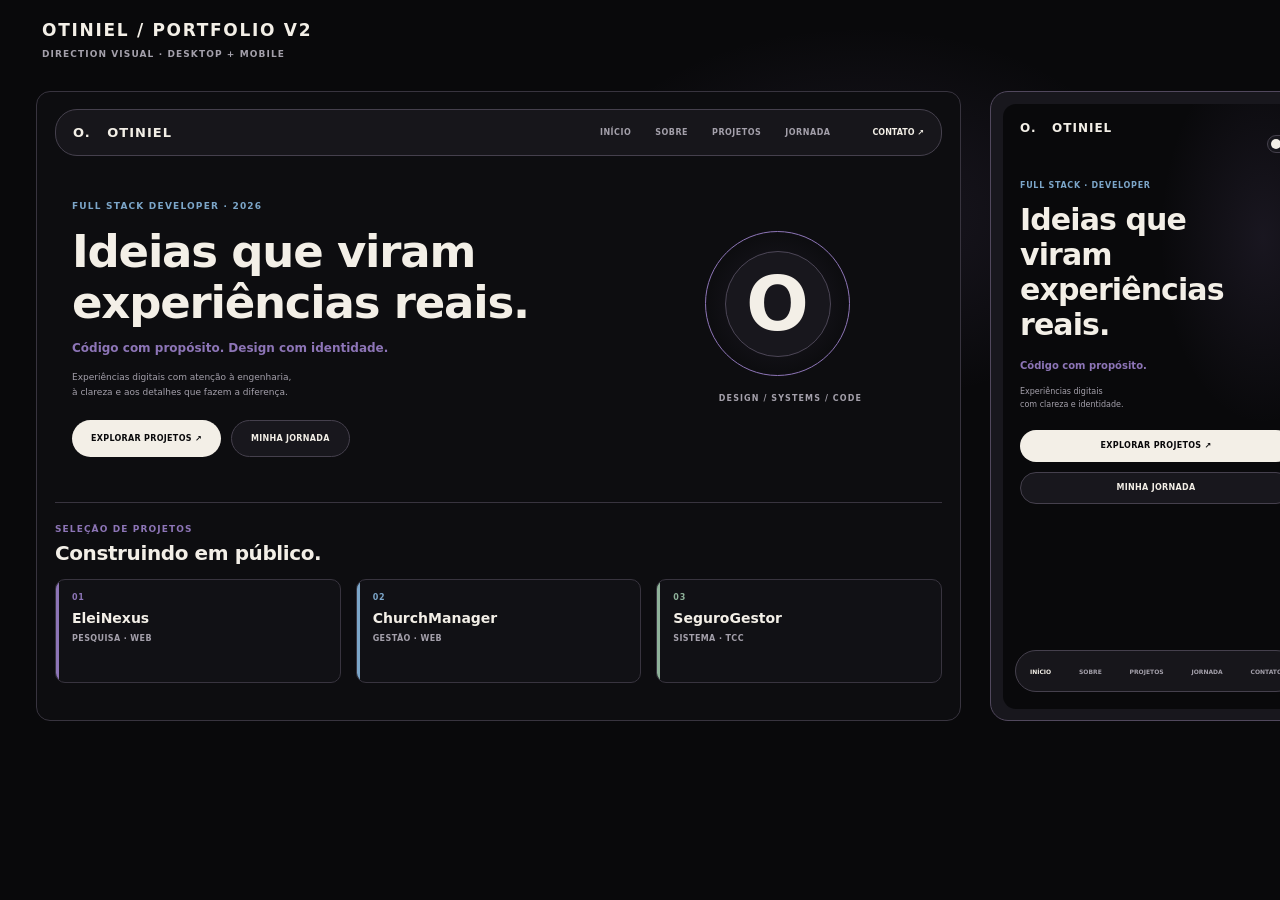
<file: docs/design-assets/OTINIEL-V2-Canva-Board.html>
<!doctype html>
<html lang="pt-BR">
<head>
<meta charset="utf-8">
<meta name="viewport" content="width=device-width, initial-scale=1">
<title>OTINIEL Portfolio V2 — Prancha Desktop + Mobile</title>
<style>
:root{--bg:#09090b;--ivory:#f3efe7;--violet:#8d75b7;--blue:#7ca6c9;--surface:#111115;--surface2:#18171d;--muted:#a4a0ab;--line:#38343f;--green:#8fb29a}
*{box-sizing:border-box}html,body{margin:0;background:var(--bg);color:var(--ivory);font-family:Inter,ui-sans-serif,system-ui,Arial,sans-serif}
body{min-width:1366px;min-height:768px}
.page{position:relative;width:1366px;height:768px;overflow:hidden;margin:0 auto;background:radial-gradient(ellipse at 63% 28%,rgba(141,117,183,.13),transparent 24%),var(--bg);padding:0}
.board-title{position:absolute;left:42px;top:20px;font-size:17px;font-weight:850;letter-spacing:1.7px}
.board-subtitle{position:absolute;left:42px;top:49px;font-size:9px;font-weight:700;letter-spacing:1.1px;color:var(--muted)}
.desktop{position:absolute;left:36px;top:91px;width:925px;height:630px;border-radius:14px;border:1px solid var(--line);background:#0d0d10;padding:17px 18px;overflow:hidden}
.nav{height:47px;border-radius:22px;border:1px solid #45404d;background:rgba(24,23,29,.93);display:flex;align-items:center;gap:24px;padding:0 17px}
.brand{font-weight:850;font-size:13px;letter-spacing:1px;white-space:nowrap}.navlinks{margin-left:auto;display:flex;gap:24px;color:var(--muted);font-weight:700;font-size:8px;letter-spacing:.5px}.contact{margin-left:18px;font-size:8px;font-weight:800;white-space:nowrap}
.hero{height:346px;position:relative;padding:45px 17px 0}.eyebrow{font-size:9px;font-weight:800;letter-spacing:1.2px;color:var(--blue)}h1{font-size:45px;line-height:1.13;letter-spacing:-1.2px;margin:16px 0 12px;font-weight:850}.sub{font-size:12px;color:var(--violet);font-weight:800;margin:0 0 15px}.desc{font-size:9px;line-height:1.7;color:var(--muted);margin:0;max-width:460px}.actions{display:flex;gap:10px;margin-top:20px}.button{display:inline-flex;align-items:center;justify-content:center;height:37px;padding:0 19px;border-radius:22px;font-size:8px;font-weight:850;letter-spacing:.3px}.primary{background:var(--ivory);color:var(--bg)}.secondary{background:var(--surface2);border:1px solid #45404d;color:var(--ivory)}
.orbit{position:absolute;right:92px;top:75px;width:145px;height:145px;border-radius:50%;border:1px solid var(--violet);display:flex;align-items:center;justify-content:center;background:radial-gradient(circle,rgba(141,117,183,.13),transparent 68%)}.orbit:before{content:"";width:104px;height:104px;position:absolute;border-radius:50%;background:var(--surface2);border:1px solid #4c4656}.orbit span{position:relative;font-weight:850;font-size:74px}.orbit-label{position:absolute;right:80px;top:238px;color:var(--muted);font-size:8px;font-weight:800;letter-spacing:1.1px}
.divider{height:1px;background:var(--line);margin:0 0 21px}.projects-label{font-size:9px;letter-spacing:1.1px;font-weight:850;color:var(--violet)}h2{font-size:20px;margin:7px 0 14px;letter-spacing:-.4px}.cards{display:grid;grid-template-columns:repeat(3,1fr);gap:15px}.card{position:relative;height:104px;border:1px solid var(--line);border-radius:10px;background:var(--surface);padding:13px 14px 10px 16px;overflow:hidden}.card:before{content:"";position:absolute;left:0;top:0;bottom:0;width:3px;background:var(--accent)}.num{font-size:8px;font-weight:850;color:var(--accent);letter-spacing:.8px}.card h3{font-size:14px;margin:8px 0 8px;font-weight:850}.tag{font-size:8px;letter-spacing:.4px;font-weight:750;color:var(--muted)}
.mobile{position:absolute;left:990px;top:91px;width:332px;height:630px;border:1px solid #51485d;border-radius:18px;background:var(--surface2);padding:12px;overflow:hidden}.mobile-screen{height:605px;background:radial-gradient(ellipse at 85% 22%,rgba(141,117,183,.12),transparent 28%),var(--bg);border-radius:13px;padding:17px;position:relative}.mobile-brand{font-size:12px;font-weight:850;letter-spacing:1px}.mobile-toggle{float:right;width:25px;height:18px;border-radius:9px;border:1px solid #45404d;background:var(--surface2);position:relative}.mobile-toggle:after{content:"";position:absolute;left:3px;top:3px;width:10px;height:10px;border-radius:50%;background:var(--ivory)}.mobile-eyebrow{font-size:8px;color:var(--blue);letter-spacing:.7px;font-weight:850;margin-top:28px}.mobile h2{font-size:30px;line-height:1.17;letter-spacing:-.9px;margin:12px 0}.mobile .sub{font-size:10px;margin-top:18px}.mobile .desc{font-size:8px;line-height:1.6}.mobile-actions{display:grid;gap:10px;margin-top:18px}.mobile .button{height:32px;width:100%}.bottom-nav{position:absolute;left:12px;right:12px;bottom:17px;height:42px;border-radius:22px;border:1px solid #45404d;background:rgba(24,23,29,.96);display:flex;align-items:center;justify-content:space-around;color:var(--muted);font-size:6px;letter-spacing:0;font-weight:800}.bottom-nav span:first-child{color:var(--ivory)}
@media(max-width:1366px){body{margin:0}}
</style>
</head>
<body>
<main class="page" data-document-role="page" data-label="OTINIEL Portfolio V2 — Desktop e Mobile" data-speaker-notes="Prancha visual para alinhar o projeto no Canva e Figma. Paleta: #09090B, #F3EFE7, #8D75B7, #7CA6C9.">
<div class="board-title">OTINIEL / PORTFOLIO V2</div><div class="board-subtitle">DIRECTION VISUAL · DESKTOP + MOBILE</div>
<section class="desktop">
<header class="nav"><div class="brand">O. &nbsp; OTINIEL</div><nav class="navlinks"><span>INÍCIO</span><span>SOBRE</span><span>PROJETOS</span><span>JORNADA</span></nav><div class="contact">CONTATO ↗</div></header>
<section class="hero"><div class="eyebrow">FULL STACK DEVELOPER · 2026</div><h1>Ideias que viram<br>experiências reais.</h1><div class="sub">Código com propósito. Design com identidade.</div><p class="desc">Experiências digitais com atenção à engenharia,<br>à clareza e aos detalhes que fazem a diferença.</p><div class="actions"><span class="button primary">EXPLORAR PROJETOS ↗</span><span class="button secondary">MINHA JORNADA</span></div><div class="orbit"><span>O</span></div><div class="orbit-label">DESIGN / SYSTEMS / CODE</div></section>
<div class="divider"></div><div class="projects-label">SELEÇÃO DE PROJETOS</div><h2>Construindo em público.</h2>
<div class="cards"><article class="card" style="--accent:#8d75b7"><div class="num">01</div><h3>EleiNexus</h3><div class="tag">PESQUISA · WEB</div></article><article class="card" style="--accent:#7ca6c9"><div class="num">02</div><h3>ChurchManager</h3><div class="tag">GESTÃO · WEB</div></article><article class="card" style="--accent:#8fb29a"><div class="num">03</div><h3>SeguroGestor</h3><div class="tag">SISTEMA · TCC</div></article></div>
</section>
<aside class="mobile"><div class="mobile-screen"><div class="mobile-brand">O. &nbsp; OTINIEL</div><div class="mobile-toggle"></div><div style="clear:both"></div><div class="mobile-eyebrow">FULL STACK · DEVELOPER</div><h2>Ideias que<br>viram<br>experiências<br>reais.</h2><div class="sub">Código com propósito.</div><p class="desc">Experiências digitais<br>com clareza e identidade.</p><div class="mobile-actions"><span class="button primary">EXPLORAR PROJETOS ↗</span><span class="button secondary">MINHA JORNADA</span></div><div class="bottom-nav"><span>INÍCIO</span><span>SOBRE</span><span>PROJETOS</span><span>JORNADA</span><span>CONTATO</span></div></div></aside>
</main></body></html>
</file>
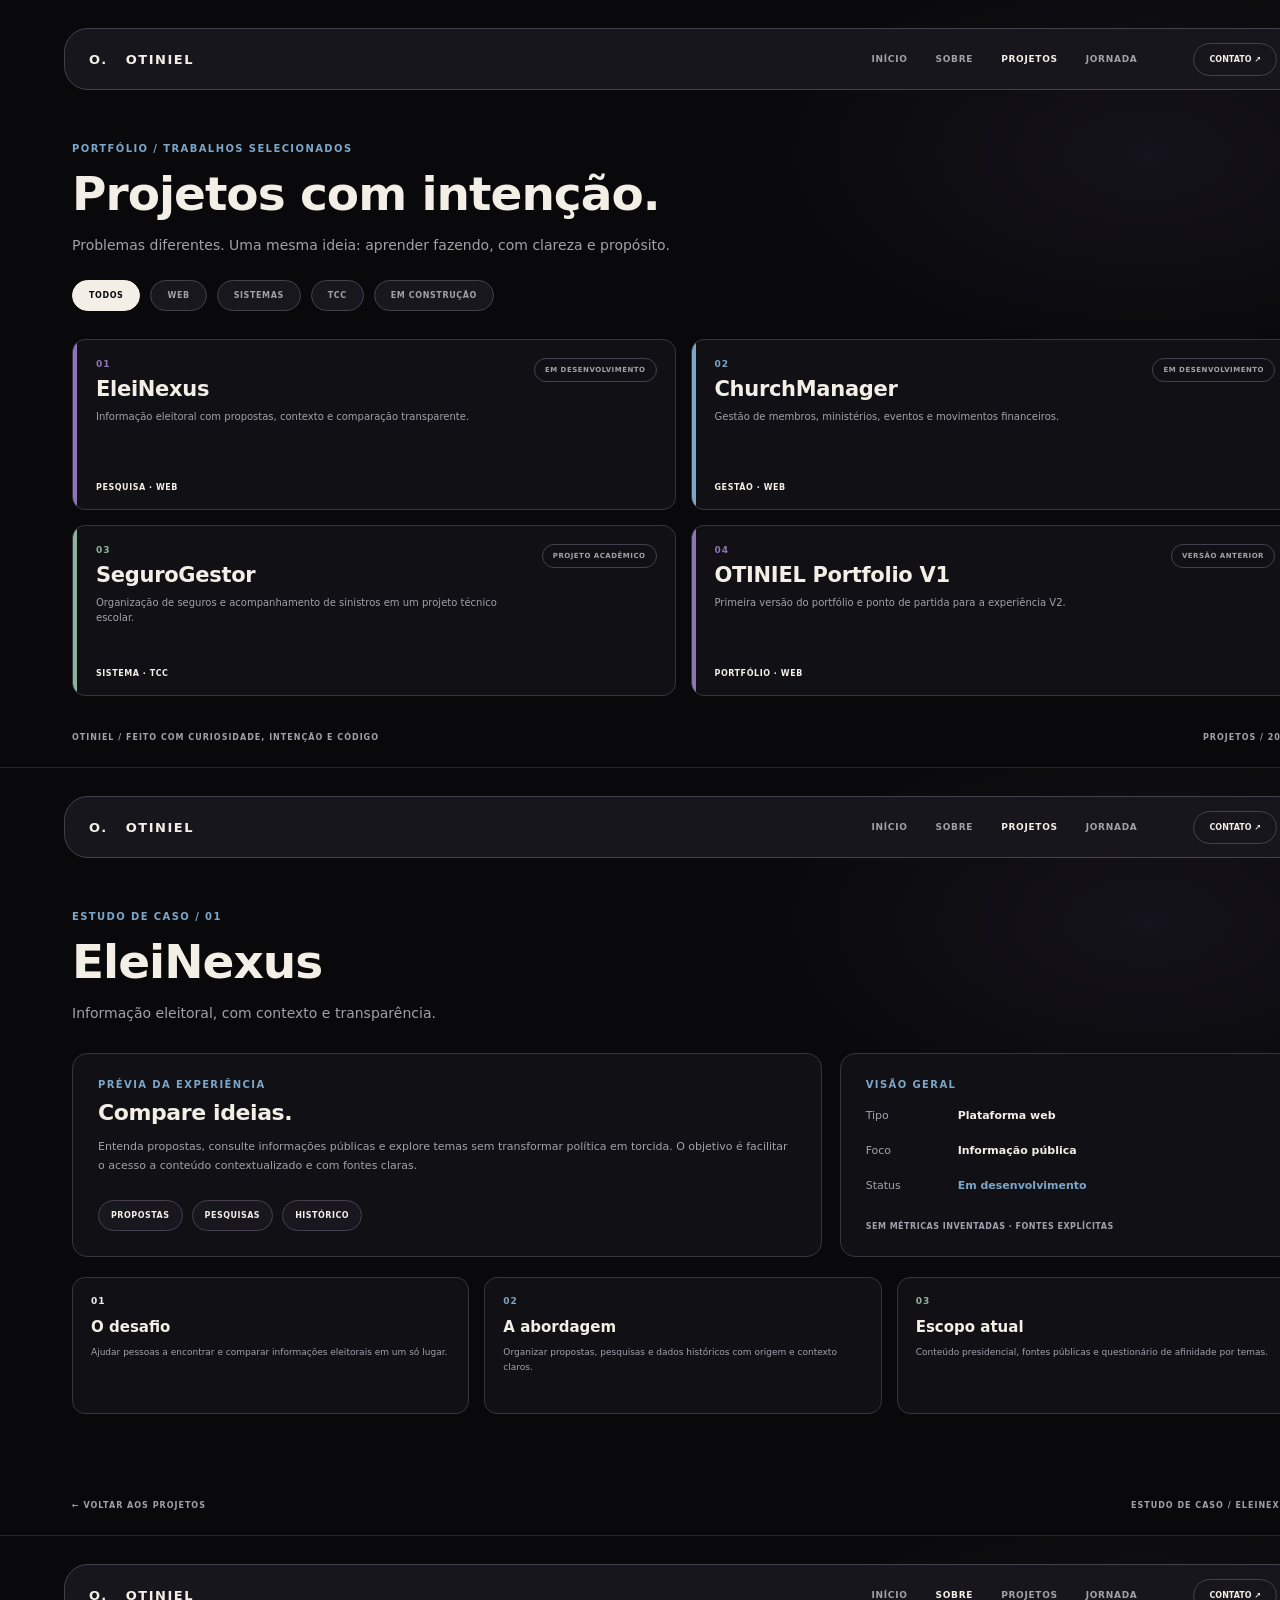
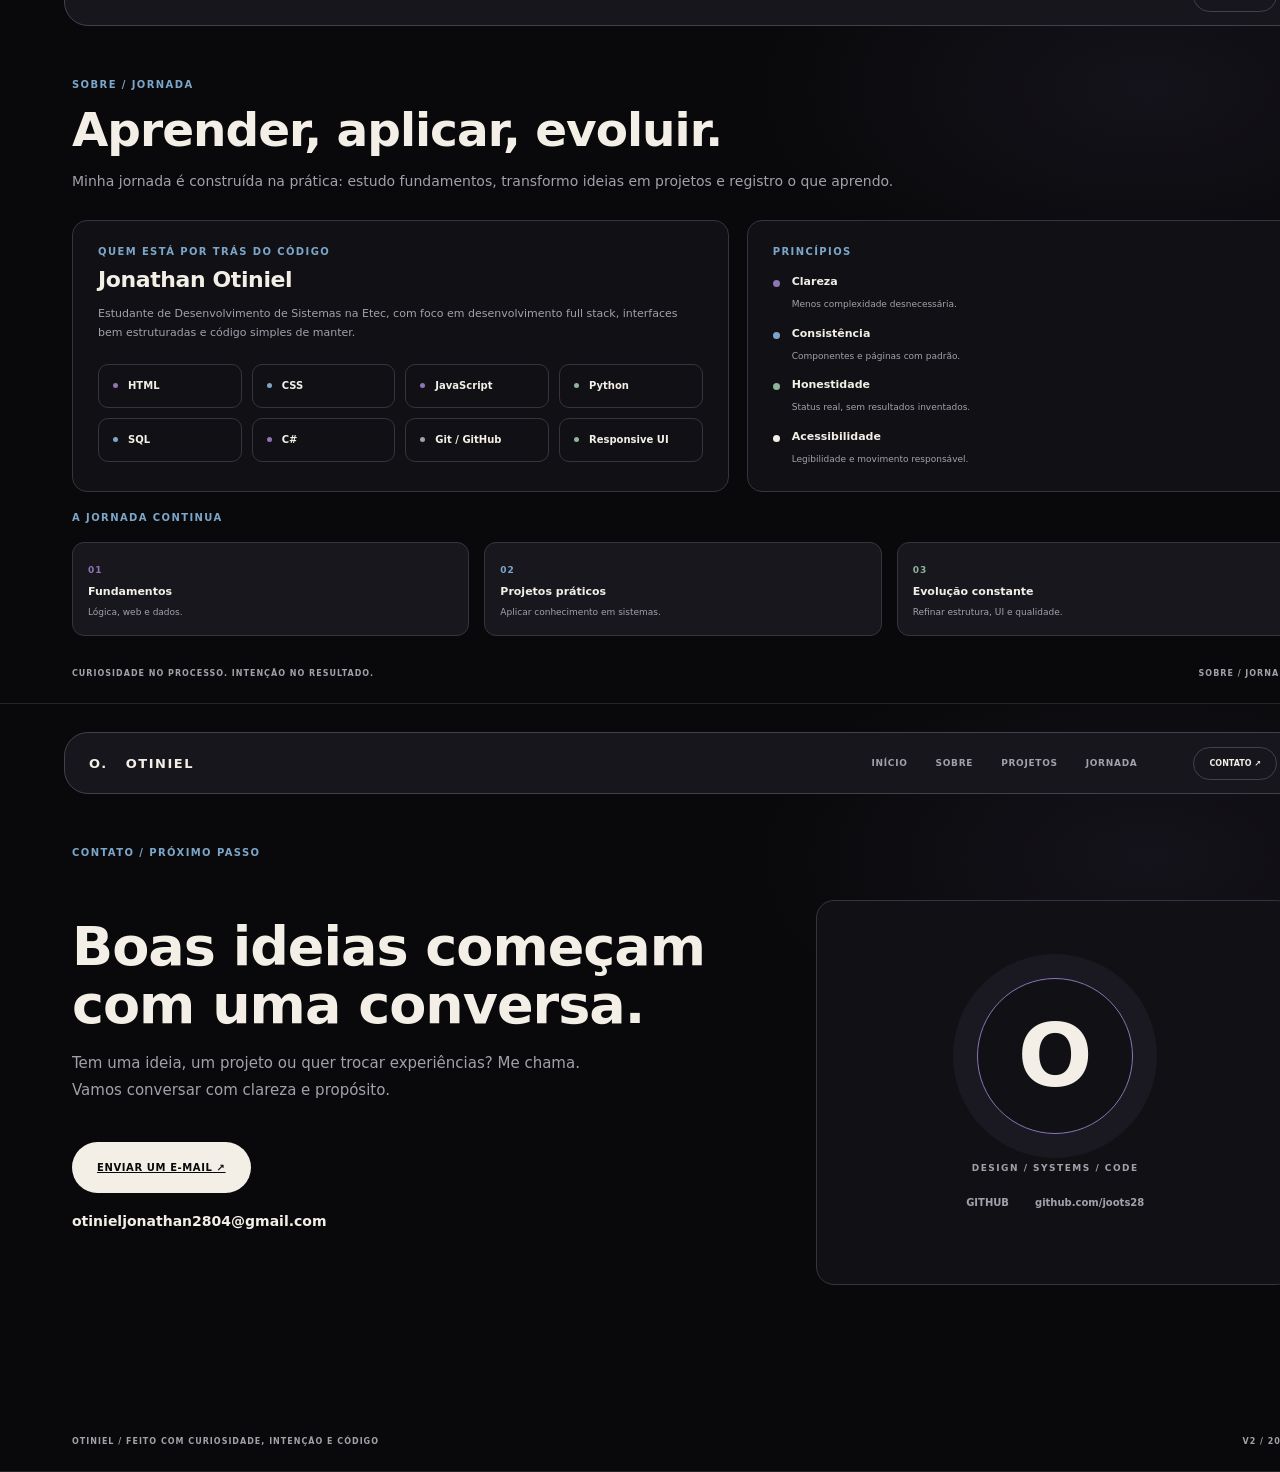
<file: docs/design-assets/OTINIEL-V2-Canva-Screens.html>
<!doctype html>
<html lang="pt-BR">
<head>
<meta charset="utf-8"><meta name="viewport" content="width=device-width,initial-scale=1">
<title>OTINIEL Portfolio V2 — Site screens</title>
<style>
:root{--bg:#09090b;--ivory:#f3efe7;--violet:#8d75b7;--blue:#7ca6c9;--surface:#111115;--surface2:#18171d;--muted:#a4a0ab;--line:#38343f;--green:#8fb29a}
*{box-sizing:border-box}html,body{margin:0;background:var(--bg);color:var(--ivory);font-family:Inter,ui-sans-serif,system-ui,Arial,sans-serif}
body{min-width:1366px}.page{position:relative;width:1366px;height:768px;overflow:hidden;margin:0 auto;padding:0 72px;background:radial-gradient(ellipse at 84% 20%,rgba(141,117,183,.09),transparent 24%),var(--bg);border-bottom:1px solid #27242d}
.nav{position:absolute;left:64px;right:64px;top:28px;height:62px;border-radius:24px;border:1px solid #45404d;background:rgba(24,23,29,.94);display:flex;align-items:center;padding:0 24px;gap:32px}
.brand{font-size:13px;letter-spacing:1.5px;font-weight:850;white-space:nowrap}.navlinks{display:flex;gap:28px;margin-left:auto;color:var(--muted);font-size:9px;font-weight:800;letter-spacing:.7px}.navlinks .active{color:var(--ivory)}.navcontact{margin-left:24px;border:1px solid #45404d;border-radius:18px;padding:11px 15px;font-size:8px;font-weight:850;white-space:nowrap}
.kicker{color:var(--blue);font-size:10px;letter-spacing:1.4px;font-weight:850}.title{font-size:47px;letter-spacing:-1px;line-height:1.08;font-weight:850;margin:15px 0 14px}.muted{color:var(--muted)}.accent{color:var(--violet)}.rule{height:1px;background:var(--line)}
.page-head{padding-top:143px}.page-head p{font-size:14px;line-height:1.6;color:var(--muted);margin:0}
.chips{display:flex;gap:10px;margin-top:24px}.chip{border:1px solid #45404d;border-radius:18px;background:var(--surface2);padding:10px 16px;font-size:8px;letter-spacing:.6px;font-weight:850;color:var(--muted)}.chip.active{background:var(--ivory);color:var(--bg);border-color:var(--ivory)}
.grid{display:grid;grid-template-columns:repeat(2,1fr);gap:15px;margin-top:28px}.project{height:171px;border:1px solid var(--line);border-radius:13px;background:var(--surface);padding:19px 23px;position:relative;overflow:hidden}.project:before{content:"";position:absolute;top:0;bottom:0;left:0;width:4px;background:var(--project-accent)}.num{font-size:9px;font-weight:850;letter-spacing:1px;color:var(--project-accent)}.project h2{font-size:21px;margin:8px 0 8px;font-weight:850;letter-spacing:-.3px}.project p{font-size:10px;line-height:1.5;color:var(--muted);margin:0;max-width:420px}.tag{position:absolute;left:23px;bottom:17px;font-size:8px;letter-spacing:.55px;font-weight:850;color:var(--ivory)}.status{position:absolute;right:18px;top:18px;border:1px solid #45404d;border-radius:12px;padding:7px 10px;color:var(--muted);font-size:7px;letter-spacing:.5px;font-weight:800}
.case-layout{display:grid;grid-template-columns:1.65fr 1fr;gap:18px;margin-top:29px}.panel{background:var(--surface);border:1px solid var(--line);border-radius:15px;padding:25px}.panel h2{font-size:22px;letter-spacing:-.4px;margin:10px 0 13px}.panel p{font-size:11px;line-height:1.7;color:var(--muted);margin:0}.mini-chips{display:flex;gap:9px;margin-top:24px}.mini-chips span{background:var(--surface2);border:1px solid #45404d;border-radius:17px;padding:10px 12px;font-size:8px;font-weight:850;letter-spacing:.5px}
.meta{display:grid;gap:22px;margin-top:19px}.meta div{display:grid;grid-template-columns:92px 1fr;align-items:center;font-size:11px}.meta strong{font-weight:750}.meta span{color:var(--muted)}
.three{display:grid;grid-template-columns:repeat(3,1fr);gap:15px;margin-top:20px}.small-panel{height:137px;background:var(--surface);border:1px solid var(--line);border-radius:13px;padding:18px}.small-panel .num{font-size:9px}.small-panel h3{font-size:15px;margin:12px 0 9px}.small-panel p{font-size:9px;line-height:1.6;color:var(--muted);margin:0}
.about-grid{display:grid;grid-template-columns:1.2fr 1fr;gap:18px;margin-top:28px}.skill-grid{display:grid;grid-template-columns:repeat(4,1fr);gap:10px;margin-top:21px}.skill{height:44px;border:1px solid var(--line);border-radius:10px;background:var(--surface);display:flex;align-items:center;padding:0 14px;font-size:10px;font-weight:750}.skill:before{content:"";width:5px;height:5px;border-radius:50%;background:var(--skill-accent);margin-right:10px}
.principles{display:grid;gap:15px;margin-top:18px}.principle{display:flex;gap:12px;align-items:flex-start}.dot{width:7px;height:7px;border-radius:50%;background:var(--dot);margin-top:5px;flex:none}.principle strong{font-size:11px;display:block;margin-bottom:4px}.principle span{font-size:9px;line-height:1.5;color:var(--muted)}
.timeline{display:grid;grid-template-columns:repeat(3,1fr);gap:15px;margin-top:19px}.stage{background:var(--surface2);border:1px solid var(--line);border-radius:12px;padding:15px}.stage b{font-size:9px;letter-spacing:1px;color:var(--stage-accent)}.stage strong{display:block;font-size:11px;margin:8px 0}.stage span{display:block;color:var(--muted);font-size:9px;line-height:1.5}
.contact-layout{display:grid;grid-template-columns:1.2fr .8fr;gap:28px;margin-top:42px}.contact-copy{font-size:15px;line-height:1.8;color:var(--muted);max-width:560px}.mail{display:inline-flex;align-items:center;height:51px;margin-top:23px;background:var(--ivory);color:var(--bg);border-radius:28px;padding:0 25px;font-size:10px;font-weight:850;letter-spacing:.6px}.email{display:block;margin-top:20px;font-weight:750;font-size:14px}.contact-panel{height:385px;border:1px solid var(--line);border-radius:18px;background:var(--surface);display:flex;flex-direction:column;align-items:center;justify-content:center;position:relative;overflow:hidden}.orb{width:156px;height:156px;border-radius:50%;border:1px solid var(--violet);display:flex;align-items:center;justify-content:center;box-shadow:0 0 0 24px rgba(141,117,183,.07);font-size:88px;font-weight:850}.orbit-caption{font-size:9px;letter-spacing:1.5px;color:var(--muted);font-weight:800;margin-top:29px}.social-row{display:flex;gap:26px;margin-top:24px;font-size:10px;color:var(--muted);font-weight:800}
.footer{position:absolute;bottom:25px;left:72px;right:72px;display:flex;align-items:center;justify-content:space-between;font-size:8px;color:var(--muted);font-weight:800;letter-spacing:1px}
</style></head><body>
<section class="page" data-document-role="page" data-label="02 — Projetos">
<header class="nav"><div class="brand">O. &nbsp; OTINIEL</div><nav class="navlinks"><span>INÍCIO</span><span>SOBRE</span><span class="active">PROJETOS</span><span>JORNADA</span></nav><div class="navcontact">CONTATO ↗</div></header>
<div class="page-head"><div class="kicker">PORTFÓLIO / TRABALHOS SELECIONADOS</div><div class="title">Projetos com intenção.</div><p>Problemas diferentes. Uma mesma ideia: aprender fazendo, com clareza e propósito.</p><div class="chips"><span class="chip active">TODOS</span><span class="chip">WEB</span><span class="chip">SISTEMAS</span><span class="chip">TCC</span><span class="chip">EM CONSTRUÇÃO</span></div></div>
<div class="grid">
<article class="project" style="--project-accent:#8d75b7"><div class="num">01</div><h2>EleiNexus</h2><p>Informação eleitoral com propostas, contexto e comparação transparente.</p><span class="tag">PESQUISA · WEB</span><span class="status">EM DESENVOLVIMENTO</span></article>
<article class="project" style="--project-accent:#7ca6c9"><div class="num">02</div><h2>ChurchManager</h2><p>Gestão de membros, ministérios, eventos e movimentos financeiros.</p><span class="tag">GESTÃO · WEB</span><span class="status">EM DESENVOLVIMENTO</span></article>
<article class="project" style="--project-accent:#8fb29a"><div class="num">03</div><h2>SeguroGestor</h2><p>Organização de seguros e acompanhamento de sinistros em um projeto técnico escolar.</p><span class="tag">SISTEMA · TCC</span><span class="status">PROJETO ACADÊMICO</span></article>
<article class="project" style="--project-accent:#8d75b7"><div class="num">04</div><h2>OTINIEL Portfolio V1</h2><p>Primeira versão do portfólio e ponto de partida para a experiência V2.</p><span class="tag">PORTFÓLIO · WEB</span><span class="status">VERSÃO ANTERIOR</span></article></div>
<div class="footer"><span>OTINIEL / FEITO COM CURIOSIDADE, INTENÇÃO E CÓDIGO</span><span>PROJETOS / 2026</span></div></section>
<section class="page" data-document-role="page" data-label="03 — Estudo de caso EleiNexus">
<header class="nav"><div class="brand">O. &nbsp; OTINIEL</div><nav class="navlinks"><span>INÍCIO</span><span>SOBRE</span><span class="active">PROJETOS</span><span>JORNADA</span></nav><div class="navcontact">CONTATO ↗</div></header>
<div class="page-head"><div class="kicker">ESTUDO DE CASO / 01</div><div class="title">EleiNexus</div><p>Informação eleitoral, com contexto e transparência.</p></div>
<div class="case-layout"><article class="panel"><div class="kicker">PRÉVIA DA EXPERIÊNCIA</div><h2>Compare ideias.</h2><p>Entenda propostas, consulte informações públicas e explore temas sem transformar política em torcida. O objetivo é facilitar o acesso a conteúdo contextualizado e com fontes claras.</p><div class="mini-chips"><span>PROPOSTAS</span><span>PESQUISAS</span><span>HISTÓRICO</span></div></article>
<aside class="panel"><div class="kicker">VISÃO GERAL</div><div class="meta"><div><span>Tipo</span><strong>Plataforma web</strong></div><div><span>Foco</span><strong>Informação pública</strong></div><div><span>Status</span><strong style="color:var(--blue)">Em desenvolvimento</strong></div></div><div style="font-size:8px;letter-spacing:.5px;font-weight:800;color:var(--muted);margin-top:30px">SEM MÉTRICAS INVENTADAS · FONTES EXPLÍCITAS</div></aside></div>
<div class="three"><article class="small-panel"><div class="num">01</div><h3>O desafio</h3><p>Ajudar pessoas a encontrar e comparar informações eleitorais em um só lugar.</p></article><article class="small-panel"><div class="num" style="color:var(--blue)">02</div><h3>A abordagem</h3><p>Organizar propostas, pesquisas e dados históricos com origem e contexto claros.</p></article><article class="small-panel"><div class="num" style="color:var(--green)">03</div><h3>Escopo atual</h3><p>Conteúdo presidencial, fontes públicas e questionário de afinidade por temas.</p></article></div>
<div class="footer"><span>← VOLTAR AOS PROJETOS</span><span>ESTUDO DE CASO / ELEINEXUS</span></div></section>
<section class="page" data-document-role="page" data-label="04 — Sobre e jornada">
<header class="nav"><div class="brand">O. &nbsp; OTINIEL</div><nav class="navlinks"><span>INÍCIO</span><span class="active">SOBRE</span><span>PROJETOS</span><span>JORNADA</span></nav><div class="navcontact">CONTATO ↗</div></header>
<div class="page-head"><div class="kicker">SOBRE / JORNADA</div><div class="title">Aprender, aplicar, evoluir.</div><p>Minha jornada é construída na prática: estudo fundamentos, transformo ideias em projetos e registro o que aprendo.</p></div>
<div class="about-grid"><article class="panel"><div class="kicker">QUEM ESTÁ POR TRÁS DO CÓDIGO</div><h2>Jonathan Otiniel</h2><p>Estudante de Desenvolvimento de Sistemas na Etec, com foco em desenvolvimento full stack, interfaces bem estruturadas e código simples de manter.</p><div class="skill-grid"><div class="skill" style="--skill-accent:#8d75b7">HTML</div><div class="skill" style="--skill-accent:#7ca6c9">CSS</div><div class="skill" style="--skill-accent:#8d75b7">JavaScript</div><div class="skill" style="--skill-accent:#8fb29a">Python</div><div class="skill" style="--skill-accent:#7ca6c9">SQL</div><div class="skill" style="--skill-accent:#8d75b7">C#</div><div class="skill" style="--skill-accent:#a4a0ab">Git / GitHub</div><div class="skill" style="--skill-accent:#8fb29a">Responsive UI</div></div></article>
<aside class="panel"><div class="kicker">PRINCÍPIOS</div><div class="principles"><div class="principle"><i class="dot" style="--dot:#8d75b7"></i><div><strong>Clareza</strong><span>Menos complexidade desnecessária.</span></div></div><div class="principle"><i class="dot" style="--dot:#7ca6c9"></i><div><strong>Consistência</strong><span>Componentes e páginas com padrão.</span></div></div><div class="principle"><i class="dot" style="--dot:#8fb29a"></i><div><strong>Honestidade</strong><span>Status real, sem resultados inventados.</span></div></div><div class="principle"><i class="dot" style="--dot:#f3efe7"></i><div><strong>Acessibilidade</strong><span>Legibilidade e movimento responsável.</span></div></div></div></aside></div>
<div style="margin-top:20px"><div class="kicker">A JORNADA CONTINUA</div><div class="timeline"><div class="stage" style="--stage-accent:#8d75b7"><b>01</b><strong>Fundamentos</strong><span>Lógica, web e dados.</span></div><div class="stage" style="--stage-accent:#7ca6c9"><b>02</b><strong>Projetos práticos</strong><span>Aplicar conhecimento em sistemas.</span></div><div class="stage" style="--stage-accent:#8fb29a"><b>03</b><strong>Evolução constante</strong><span>Refinar estrutura, UI e qualidade.</span></div></div></div>
<div class="footer"><span>CURIOSIDADE NO PROCESSO. INTENÇÃO NO RESULTADO.</span><span>SOBRE / JORNADA</span></div></section>
<section class="page" data-document-role="page" data-label="05 — Contato">
<header class="nav"><div class="brand">O. &nbsp; OTINIEL</div><nav class="navlinks"><span>INÍCIO</span><span>SOBRE</span><span>PROJETOS</span><span>JORNADA</span></nav><div class="navcontact">CONTATO ↗</div></header>
<div class="page-head"><div class="kicker">CONTATO / PRÓXIMO PASSO</div></div>
<div class="contact-layout"><section><div class="title" style="font-size:54px;margin-top:18px">Boas ideias começam<br>com uma conversa.</div><p class="contact-copy">Tem uma ideia, um projeto ou quer trocar experiências? Me chama. Vamos conversar com clareza e propósito.</p><a class="mail" href="mailto:otinieljonathan2804@gmail.com">ENVIAR UM E-MAIL ↗</a><span class="email">otinieljonathan2804@gmail.com</span></section>
<aside class="contact-panel"><div class="orb">O</div><div class="orbit-caption">DESIGN / SYSTEMS / CODE</div><div class="social-row"><span>GITHUB</span><span>github.com/joots28</span></div></aside></div>
<div class="footer"><span>OTINIEL / FEITO COM CURIOSIDADE, INTENÇÃO E CÓDIGO</span><span>V2 / 2026</span></div></section>
</body></html>
</file>
<file: assets/css/style.css>
:root{color-scheme:dark;--bg:#0b0a10;--surface:#121119;--surface-2:#181620;--text:#f1edf7;--muted:#a29bac;--line:#302b39;--accent:#a78bfa;--accent-2:#7c6ac7;--glow:rgba(132,94,225,.19);--nav-bg:rgba(18,17,25,.88);--shadow:0 24px 80px rgba(0,0,0,.24);--font-display:"Space Grotesk",sans-serif;--font-body:"Manrope",sans-serif;--font-mono:"DM Mono",monospace}*{box-sizing:border-box}html{scroll-behavior:smooth;scroll-padding-top:100px}body{margin:0;background:var(--bg);color:var(--text);font-family:var(--font-body);line-height:1.6;overflow-x:hidden;transition:background .35s,color .35s}body:before{content:"";position:fixed;inset:0;pointer-events:none;opacity:.14;z-index:-1;background-image:linear-gradient(var(--line) 1px,transparent 1px),linear-gradient(90deg,var(--line) 1px,transparent 1px);background-size:64px 64px;mask-image:linear-gradient(to bottom,black,transparent 72%)}a{color:inherit;text-decoration:none}button,input,textarea{font:inherit}.skip-link{position:absolute;top:-100px;left:1rem;background:var(--accent);color:#fff;padding:.7rem 1rem;z-index:20}.skip-link:focus{top:1rem}.ambient{position:absolute;pointer-events:none;filter:blur(100px);border-radius:50%;z-index:-1}.ambient-one{width:420px;height:420px;right:-160px;top:110px;background:var(--glow)}.ambient-two{width:300px;height:300px;left:-190px;top:900px;background:var(--glow)}.topbar{height:82px;padding:0 clamp(20px,5vw,76px);display:flex;align-items:center;justify-content:space-between;border-bottom:1px solid var(--line);position:relative;z-index:5}.brand{display:flex;align-items:center;gap:12px}.brand-mark{width:36px;height:36px;border:1px solid var(--accent);border-radius:10px;display:grid;place-items:center;position:relative;font:700 19px var(--font-display);color:var(--accent)}.brand-mark b{position:absolute;right:4px;bottom:0;font-size:16px;opacity:.8}.brand-word,.footer-title{font:700 17px var(--font-display);letter-spacing:.18em}.brand-dot,.footer-title span{color:var(--accent)}.topbar-meta,.theme-toggle,.eyebrow,.hero-kicker,.hero-footerline,.aside-top,.aside-number,.aside-caption,.vertical-label,.project-meta,.tag-list,.project-details-trigger,.card-status,.compact-top,.stack-label,.stack-foot,.contact-form label,.form-note,.footer-caption,.footer-right{font-family:var(--font-mono);font-size:10px;letter-spacing:.1em}.topbar-meta{display:flex;gap:10px;align-items:center;color:var(--muted)}.status-dot,.project-status i{width:6px;height:6px;border-radius:50%;background:#77d6a4;display:inline-block;box-shadow:0 0 12px #77d6a466}.meta-divider{color:var(--accent)}.theme-toggle{display:flex;align-items:center;gap:8px;color:var(--muted);background:transparent;border:1px solid var(--line);padding:9px 12px;border-radius:30px;cursor:pointer}.theme-toggle:hover{border-color:var(--accent);color:var(--text)}.theme-icon{font-size:17px;color:var(--accent)}.section-shell{width:min(1180px,calc(100% - 48px));margin-inline:auto}.hero{min-height:calc(100svh - 82px);padding:clamp(70px,10vw,132px) 0 32px;display:grid;grid-template-columns:minmax(0,1fr) 190px;column-gap:60px;position:relative;align-content:center}.eyebrow{display:flex;align-items:center;gap:12px;color:var(--muted);margin:0 0 28px}.eyebrow-line{display:inline-block;width:28px;height:1px;background:var(--accent)}.eyebrow-index{color:var(--accent);margin-left:4px}.hero-monogram{height:clamp(82px,12vw,145px);width:clamp(140px,20vw,220px);position:relative;display:flex;align-items:center;justify-content:center;font:700 clamp(78px,11vw,136px)/.8 var(--font-display);letter-spacing:-.16em;color:var(--text);margin:0 0 24px;isolation:isolate;animation:monogram-in 1s cubic-bezier(.2,.8,.2,1) both}.mono-o{position:relative;z-index:2;text-shadow:0 0 35px var(--glow)}.mono-n{position:relative;z-index:3;color:var(--accent);margin-left:-.12em;transform:translateY(5px)}.mono-cross{position:absolute;z-index:1;right:2px;top:0;font-size:.68em;color:var(--muted);opacity:.42;transform:rotate(8deg)}.monogram-glint{position:absolute;inset:0;background:linear-gradient(110deg,transparent 25%,rgba(255,255,255,.2) 45%,transparent 60%);transform:translateX(-130%);animation:glint 1.6s .5s ease-out both;z-index:4;pointer-events:none}.hero-kicker{color:var(--accent);margin:0 0 14px}.hero h1,.section-heading h2,.contact-layout h2{font:600 clamp(48px,7vw,88px)/.99 var(--font-display);letter-spacing:-.065em;margin:0}.hero h1 span,.section-heading h2 span,.contact-layout h2 span{color:var(--accent)}.hero-description{font-size:clamp(15px,1.5vw,18px);max-width:590px;color:var(--muted);margin:24px 0 28px;line-height:1.85}.hero-actions{display:flex;gap:26px;align-items:center;flex-wrap:wrap}.button{border:0;display:inline-flex;align-items:center;justify-content:center;gap:20px;padding:14px 18px;min-height:48px;cursor:pointer;font:500 12px var(--font-mono);letter-spacing:.02em;transition:transform .2s,background .2s}.button:hover{transform:translateY(-2px)}.button-primary{background:var(--accent);color:#17111f}.button-primary:hover{background:var(--text)}.text-link{display:inline-flex;gap:12px;align-items:center;font-size:12px;color:var(--muted);transition:color .2s}.text-link:hover{color:var(--accent)}.hero-aside{border-left:1px solid var(--line);padding-left:20px;display:flex;flex-direction:column;justify-content:space-between;min-height:370px;align-self:center;position:relative}.aside-top{display:flex;justify-content:space-between;color:var(--muted)}.crosshair{font-size:20px;color:var(--accent)}.vertical-label{writing-mode:vertical-rl;transform:rotate(180deg);color:var(--muted);align-self:flex-end;letter-spacing:.2em}.aside-bottom{display:flex;justify-content:space-between;align-items:end}.aside-number{font-size:19px;color:var(--accent)}.aside-caption{font-size:9px;color:var(--muted);text-align:right;line-height:1.8}.hero-footerline{grid-column:1/-1;display:flex;justify-content:space-between;border-top:1px solid var(--line);padding-top:18px;margin-top:76px;color:var(--muted);font-size:9px}.scroll-arrow{color:var(--accent);padding-left:8px}.projects-section,.about-section,.stack-section,.contact-section{padding-top:clamp(90px,12vw,160px)}.section-heading{display:flex;justify-content:space-between;align-items:end;gap:40px;margin-bottom:42px}.section-heading .eyebrow{margin-bottom:20px}.section-heading h2{font-size:clamp(40px,6vw,68px)}.section-intro{max-width:340px;color:var(--muted);font-size:14px;line-height:1.9;margin:0 0 6px}.project-card{border:1px solid var(--line);background:var(--surface);transition:border-color .25s,transform .25s;min-width:0}.project-card:hover{border-color:var(--accent-2)}.featured-project{display:grid;grid-template-columns:1.02fr 1fr;overflow:hidden}.project-art{min-height:380px;position:relative;overflow:hidden;display:grid;place-items:center;background:radial-gradient(ellipse at 50% 50%,#332650 0%,#191422 38%,#111018 75%)}.project-art:before{content:"";position:absolute;inset:0;background:linear-gradient(135deg,transparent 48%,rgba(167,139,250,.08) 49%,transparent 50%),linear-gradient(45deg,transparent 48%,rgba(167,139,250,.08) 49%,transparent 50%);background-size:42px 42px}.art-orbit{position:absolute;border:1px solid #b8a2f64f;border-radius:50%;transform:rotate(-28deg)}.orbit-a{width:270px;height:340px}.orbit-b{width:340px;height:180px;transform:rotate(32deg)}.art-core{width:116px;height:116px;border:1px solid #bba4ff8c;display:grid;place-items:center;font:700 86px var(--font-display);color:#e8dcff;box-shadow:0 0 80px #8c68ed35;transform:rotate(-8deg)}.art-coordinate,.art-label{position:absolute;font:10px var(--font-mono);letter-spacing:.12em;color:#c6b8e4}.art-coordinate{top:22px;left:24px}.art-label{bottom:22px;right:22px;font-size:8px}.featured-copy{padding:clamp(26px,4vw,50px);align-self:center}.project-meta{display:flex;justify-content:space-between;gap:10px;color:var(--muted);font-size:9px;flex-wrap:wrap}.project-status{display:flex;align-items:center;gap:7px}.project-status i{width:5px;height:5px;background:#c5a7ff}.featured-copy h3,.compact-card h3{font:600 clamp(30px,4vw,42px)/1.1 var(--font-display);letter-spacing:-.04em;margin:28px 0 12px}.featured-copy>p,.compact-card>p{font-size:13px;color:var(--muted);line-height:1.9}.tag-list{display:flex;gap:7px;flex-wrap:wrap;margin:22px 0}.tag-list span{padding:6px 8px;border:1px solid var(--line);font-size:8px;color:var(--muted)}.project-details-trigger{border:0;border-top:1px solid var(--line);padding:16px 0 0;width:100%;background:transparent;color:var(--text);display:flex;justify-content:space-between;cursor:pointer;text-align:left}.project-details-trigger span{color:var(--accent);font-size:18px}.project-details{border-top:1px solid var(--line);margin-top:18px;padding-top:10px;color:var(--muted);font-size:12px}.project-details strong{color:var(--text)}.project-grid{display:grid;grid-template-columns:repeat(3,1fr);gap:14px;margin-top:14px}.compact-card{padding:24px;min-height:285px;display:flex;flex-direction:column;align-items:flex-start}.compact-top{display:flex;justify-content:space-between;width:100%;color:var(--muted)}.card-symbol{color:var(--accent);font-size:20px}.compact-card h3{font-size:27px;margin:26px 0 6px}.compact-card>p{font-size:12px;margin:6px 0 0}.compact-card .tag-list{margin-top:auto;margin-bottom:15px}.card-status{font-size:8px;color:var(--accent);margin-top:auto}.project-note{background:linear-gradient(140deg,var(--surface),var(--surface-2))}.project-note .text-link{margin-top:auto}.section-footnote{font:10px var(--font-mono);color:var(--muted);margin-top:20px}.section-footnote span{color:var(--accent);margin-right:8px}.about-section{border-top:1px solid var(--line);margin-top:100px}.about-layout{display:grid;grid-template-columns:.8fr 1fr;gap:clamp(35px,9vw,120px);margin-top:44px}.about-lead{font:500 clamp(18px,2vw,25px)/1.65 var(--font-display);margin:0;letter-spacing:-.025em}.principles>div{display:grid;grid-template-columns:48px 1fr;gap:15px;padding:20px 0;border-top:1px solid var(--line)}.principle-index{font:11px var(--font-mono);color:var(--accent);padding-top:4px}.principles h3{font:600 16px var(--font-display);margin:0 0 6px}.principles p{font-size:12px;color:var(--muted);margin:0;line-height:1.8}.stack-section{border-top:1px solid var(--line);margin-top:100px}.stack-board{border:1px solid var(--line);padding:clamp(22px,4vw,42px);background:var(--surface)}.stack-label{color:var(--accent);margin-bottom:16px}.stack-items{display:flex;gap:10px;flex-wrap:wrap;margin-bottom:34px}.stack-items span{font:500 14px var(--font-display);padding:13px 17px;border:1px solid var(--line);background:var(--bg)}.stack-items span:hover{border-color:var(--accent)}.stack-foot{border-top:1px solid var(--line);padding-top:18px;color:var(--muted);font-size:9px}.contact-section{border-top:1px solid var(--line);margin-top:100px;padding-bottom:120px}.contact-layout{display:grid;grid-template-columns:1fr .8fr;gap:clamp(40px,8vw,110px);margin-top:20px}.contact-layout h2{font-size:clamp(38px,5.7vw,68px)}.contact-layout>div>p{max-width:430px;color:var(--muted);font-size:14px;line-height:1.9;margin:24px 0}.contact-email{display:inline-flex;gap:10px;align-items:center;border-bottom:1px solid var(--accent);padding-bottom:6px;font-size:13px}.contact-email span{color:var(--accent)}.contact-form{display:flex;flex-direction:column;gap:9px}.contact-form label{color:var(--muted);margin-top:8px;font-size:9px}.contact-form input,.contact-form textarea{background:var(--surface);border:1px solid var(--line);padding:13px 14px;color:var(--text);outline:none;border-radius:0;resize:vertical;font-size:13px}.contact-form input:focus,.contact-form textarea:focus{border-color:var(--accent)}.contact-form .button{align-self:flex-start;margin-top:10px}.form-note{color:var(--muted);font-size:9px;letter-spacing:0;line-height:1.8}.site-footer{border-top:1px solid var(--line);padding:28px clamp(24px,5vw,76px) 115px;display:flex;align-items:center;gap:14px}.footer-mark{width:42px;height:42px;border:1px solid var(--accent);display:grid;place-items:center;position:relative;font:700 19px var(--font-display);color:var(--accent)}.footer-mark span{position:absolute;right:3px;bottom:0;font-size:13px}.footer-title{margin:0;font-size:13px}.footer-caption{color:var(--muted);font-size:8px;margin:5px 0 0}.footer-right{margin-left:auto;display:flex;gap:24px;color:var(--muted);font-size:9px}.footer-right a:hover{color:var(--accent)}.bottom-nav{position:fixed;z-index:10;bottom:max(18px,env(safe-area-inset-bottom));left:50%;transform:translateX(-50%);display:flex;align-items:center;justify-content:center;gap:4px;padding:7px;background:var(--nav-bg);backdrop-filter:blur(22px);-webkit-backdrop-filter:blur(22px);border:1px solid var(--line);border-radius:15px;box-shadow:var(--shadow);width:max-content;max-width:calc(100vw - 28px)}.nav-item{display:flex;align-items:center;gap:8px;padding:10px 13px;border-radius:10px;color:var(--muted);transition:background .2s,color .2s;white-space:nowrap}.nav-item:hover,.nav-item.is-active{background:var(--surface-2);color:var(--text)}.nav-item.is-active .nav-icon{color:var(--accent)}.nav-icon{font-size:17px;line-height:1}.nav-text{font:500 11px var(--font-display);display:flex;align-items:center;gap:6px}.nav-text small{font:9px var(--font-mono);color:var(--accent)}:focus-visible{outline:2px solid var(--accent);outline-offset:4px}@keyframes monogram-in{from{opacity:0;transform:translateY(18px);clip-path:inset(100% 0 0 0)}to{opacity:1;transform:translateY(0);clip-path:inset(0 0 0 0)}}@keyframes glint{0%{transform:translateX(-130%)}100%{transform:translateX(130%)}}@media(min-width:1400px){.hero{min-height:calc(100svh - 82px)}}@media(max-width:850px){.topbar{height:72px}.topbar-meta{display:none}.hero{grid-template-columns:1fr;min-height:auto;padding-top:82px}.hero-aside{display:none}.hero-footerline{margin-top:64px}.section-heading{align-items:start;flex-direction:column;gap:20px}.section-intro{max-width:520px}.featured-project{grid-template-columns:1fr}.project-art{min-height:300px}.project-grid{grid-template-columns:repeat(2,minmax(0,1fr))}.project-note{grid-column:1/-1;min-height:220px}.about-layout,.contact-layout{grid-template-columns:1fr;gap:35px}.about-lead{max-width:650px}.contact-form{max-width:620px}}@media(max-width:540px){.section-shell{width:calc(100% - 36px)}.topbar{padding:0 18px}.brand-word{font-size:14px}.theme-toggle{padding:7px 10px}.theme-label{display:none}.hero{padding-top:66px}.hero-monogram{margin-bottom:20px}.hero h1{font-size:clamp(48px,14vw,72px)}.hero-description{font-size:14px}.hero-actions{align-items:flex-start;flex-direction:column;gap:18px}.hero-footerline{font-size:8px;gap:15px}.section-heading h2{font-size:clamp(38px,11vw,55px)}.projects-section,.about-section,.stack-section,.contact-section{padding-top:90px}.project-art{min-height:250px}.featured-copy{padding:24px 20px}.project-meta{font-size:8px}.project-grid{grid-template-columns:1fr}.project-note{grid-column:auto}.compact-card{min-height:235px}.about-section,.stack-section,.contact-section{margin-top:70px}.stack-items{gap:7px}.stack-items span{font-size:12px;padding:10px 12px}.contact-layout h2{font-size:clamp(38px,10vw,52px)}.site-footer{padding:24px 18px 110px;flex-wrap:wrap}.footer-right{width:100%;margin:14px 0 0;justify-content:space-between;gap:12px}.bottom-nav{bottom:max(10px,env(safe-area-inset-bottom));gap:1px;padding:5px;border-radius:14px;width:calc(100vw - 20px);justify-content:space-around}.nav-item{padding:10px 8px;gap:0;flex-direction:column;min-width:0;flex:1}.nav-icon{font-size:17px}.nav-text{font-size:9px;gap:3px}.nav-text small{font-size:8px}}@media(prefers-reduced-motion:reduce){*,*::before,*::after{scroll-behavior:auto!important;animation-duration:.01ms!important;animation-iteration-count:1!important;transition-duration:.01ms!important}}

/* Navegação persistente, efeitos decorativos e responsividade — versão consolidada */
:root { --nav-glow: rgba(141,117,183,.22); }
html { scroll-padding-top: 96px; scroll-padding-bottom: 132px; }
body { padding-bottom: 30px; isolation: isolate; }
.ambient { z-index: 0; opacity: .7; }
.topbar { z-index: 5; }
.section-shell, .site-footer { position: relative; z-index: 2; }

.bottom-nav {
  position: fixed;
  z-index: 9999;
  left: 50%;
  right: auto;
  bottom: max(12px, env(safe-area-inset-bottom));
  margin: 0;
  transform: translateX(-50%);
  width: max-content;
  max-width: calc(100vw - 24px);
  box-sizing: border-box;
  display: flex;
  flex-wrap: nowrap;
  align-items: stretch;
  justify-content: center;
  gap: 4px;
  padding: 7px;
  overflow: visible;
  isolation: isolate;
  will-change: auto;
  border: 1px solid color-mix(in srgb, var(--accent) 32%, var(--line));
  background: color-mix(in srgb, var(--surface) 73%, transparent);
  -webkit-backdrop-filter: blur(28px) saturate(170%);
  backdrop-filter: blur(28px) saturate(170%);
  box-shadow: 0 18px 55px rgba(0,0,0,.34), inset 0 1px 0 rgba(255,255,255,.11), 0 0 28px var(--glow);
  animation: nav-opacity-in .45s ease-out both;
}
.bottom-nav::before {
  content: "";
  position: absolute;
  z-index: 0;
  inset: 1px;
  border-radius: inherit;
  pointer-events: none;
  background: linear-gradient(120deg, rgba(255,255,255,.13), transparent 36%, rgba(141,117,183,.10) 73%, rgba(255,255,255,.035));
}
.bottom-nav::after {
  content: "";
  position: absolute;
  z-index: 0;
  pointer-events: none;
  left: var(--liquid-left, 8px);
  top: var(--liquid-top, 7px);
  width: var(--liquid-width, 54px);
  height: var(--liquid-height, 48px);
  max-width: none;
  border-radius: var(--liquid-radius, 11px);
  background:
    radial-gradient(ellipse at 24% 12%, rgba(255,255,255,.34), transparent 44%),
    linear-gradient(140deg, color-mix(in srgb, var(--accent) 32%, transparent), color-mix(in srgb, var(--accent-2) 13%, transparent));
  border: 1px solid color-mix(in srgb, var(--accent) 44%, transparent);
  box-shadow: inset 0 1px 0 rgba(255,255,255,.14), 0 0 22px var(--glow), 0 4px 16px rgba(0,0,0,.10);
  -webkit-backdrop-filter: blur(10px) saturate(165%);
  backdrop-filter: blur(10px) saturate(165%);
  transition: left .48s cubic-bezier(.22,1,.36,1), width .38s cubic-bezier(.22,1,.36,1), height .3s ease, border-radius .3s ease, background .3s ease;
}
.nav-item {
  position: relative;
  z-index: 1;
  flex: 0 1 auto;
  width: auto;
  min-width: 0;
  background: transparent;
  white-space: nowrap;
  transition: color .28s ease, transform .28s cubic-bezier(.2,.8,.2,1), background .28s ease;
}
.nav-item:active { transform: scale(.96); }
.nav-item.is-active { background: transparent; box-shadow: none; }
.nav-item.is-active .nav-icon { color: var(--accent-2); text-shadow: 0 0 14px var(--accent); }
.nav-item.is-active .nav-text small { color: var(--text); }
.nav-item:hover { background: color-mix(in srgb, var(--accent) 8%, transparent); }
@keyframes nav-opacity-in { from { opacity: 0; } to { opacity: 1; } }

.hero-monogram { animation: monogram-in 1s cubic-bezier(.2,.8,.2,1) both, monogram-float 7s 1.2s ease-in-out infinite; }
.project-art { isolation: isolate; }
.art-orbit { animation: orbit-drift 18s ease-in-out infinite alternate; }
.orbit-b { animation-delay: -5s; }
.art-core { animation: core-breathe 5s ease-in-out infinite; }
.reveal-ready .reveal-on-scroll { opacity: 1; transform: none; }
.reveal-ready .reveal-on-scroll.is-revealed { animation: editorial-reveal .72s cubic-bezier(.2,.8,.2,1) both; }
@keyframes editorial-reveal {
  from { opacity: .76; transform: translateY(12px); }
  to { opacity: 1; transform: translateY(0); }
}
@keyframes monogram-float { 0%,100% { translate: 0 0; } 50% { translate: 0 -5px; } }
@keyframes orbit-drift { from { transform: rotate(-32deg) scale(.96); } to { transform: rotate(28deg) scale(1.04); } }
@keyframes core-breathe { 0%,100% { box-shadow: 0 0 45px rgba(140,104,237,.20); } 50% { box-shadow: 0 0 90px rgba(140,104,237,.42); } }

@media (max-width: 600px) {
  body { padding-bottom: 96px; }
  html { scroll-padding-bottom: 132px; }
  section[id] { scroll-margin-bottom: 120px; }
  .bottom-nav {
    bottom: max(10px, env(safe-area-inset-bottom));
    width: calc(100vw - 24px);
    max-width: 460px;
    padding: 6px;
    gap: 2px;
    justify-content: stretch;
  }
  .bottom-nav .nav-item {
    flex: 1 1 0%;
    min-width: 0;
    min-height: 52px;
    padding: 8px 2px;
    margin: 0;
    align-items: center;
    justify-content: center;
    flex-direction: column;
    gap: 3px;
    white-space: nowrap;
  }
  .bottom-nav .nav-text {
    display: flex;
    flex-direction: column;
    align-items: center;
    justify-content: center;
    gap: 2px;
    font-size: clamp(8px, 2.35vw, 10px);
    line-height: 1.1;
    letter-spacing: 0;
    white-space: nowrap;
  }
  .bottom-nav .nav-text small { font-size: 7px; line-height: 1; }
  .bottom-nav .nav-icon { font-size: 17px; line-height: 1; }
}
@media (max-width: 340px) {
  .bottom-nav { width: calc(100vw - 14px); max-width: calc(100vw - 14px); padding: 4px; gap: 0; }
  .bottom-nav .nav-item { padding-inline: 0; }
  .bottom-nav .nav-text { font-size: 7.5px; }
  .bottom-nav .nav-text small { font-size: 6.5px; }
}
@media (hover: none), (pointer: coarse) {
  body::after { display: none; }
}
@media (prefers-reduced-motion: reduce) {
  .bottom-nav, .hero-monogram, .art-orbit, .art-core { animation: none !important; }
  .bottom-nav::after { transition: none !important; }
  .reveal-ready .reveal-on-scroll,
  .reveal-ready .reveal-on-scroll.is-revealed { animation: none !important; opacity: 1 !important; transform: none !important; }
  body::after { display: none; }
}

/* V2.5 — cyber-gótico editorial, marca geométrica, dark-only */
:root{color-scheme:dark;--bg:#09090B;--surface:#121018;--surface-2:#1B1722;--text:#F3EFE7;--muted:#B6ADBF;--line:#3C3545;--accent:#B9A0DF;--accent-2:#8DB7D8;--glow:rgba(141,117,183,.22);--nav-bg:rgba(15,13,21,.88);--shadow:0 24px 90px rgba(0,0,0,.44);--font-display:"Space Grotesk",sans-serif;--font-body:"Manrope",sans-serif;--font-mono:"DM Mono",monospace}
body{background:var(--bg);color:var(--text)}
body:before{opacity:.11;background-size:56px 56px}
body:after{content:"";position:fixed;inset:0;z-index:1;pointer-events:none;opacity:.15;background:radial-gradient(520px circle at var(--pointer-x,-100px) var(--pointer-y,-100px),rgba(185,160,223,.10),transparent 72%),linear-gradient(180deg,transparent 55%,rgba(5,4,8,.48));mix-blend-mode:screen}
.topbar{position:sticky;top:0;height:76px;background:rgba(9,9,11,.78);backdrop-filter:blur(24px) saturate(135%);-webkit-backdrop-filter:blur(24px) saturate(135%);border-bottom-color:rgba(185,160,223,.18)}
.brand-mark{width:42px;height:42px;border:0;border-radius:12px;background:rgba(185,160,223,.055);box-shadow:inset 0 0 0 1px rgba(185,160,223,.13),0 0 30px rgba(141,117,183,.08);overflow:hidden}
.brand-mark img{display:block;width:100%;height:100%;object-fit:contain}
.brand-word{letter-spacing:.24em;font-size:16px}
.brand-dot{color:var(--accent-2)}
.topbar-meta{font-size:9px;letter-spacing:.16em}
.curriculum-chip{display:inline-flex;align-items:center;justify-content:center;gap:9px;min-height:40px;padding:9px 14px;border:1px solid rgba(185,160,223,.42);border-radius:999px;color:var(--text);background:linear-gradient(125deg,rgba(185,160,223,.10),rgba(141,183,216,.035));font:10px var(--font-mono);letter-spacing:.06em;white-space:nowrap;transition:transform .25s,border-color .25s,background .25s}
.curriculum-chip span{color:var(--accent-2);font-size:14px}
.curriculum-chip:hover{transform:translateY(-2px);border-color:var(--accent);background:rgba(185,160,223,.13)}
.hero{padding-top:clamp(76px,10vw,132px)}
.hero-monogram{width:clamp(150px,21vw,220px);height:clamp(120px,15vw,158px);margin:0 0 27px;isolation:isolate}
.hero-monogram img{display:block;width:100%;height:100%;object-fit:contain;filter:drop-shadow(0 0 28px rgba(185,160,223,.14))}
.hero-kicker{letter-spacing:.17em}
.hero h1{line-height:.94}
.hero h1 span,.section-heading h2 span,.contact-layout h2 span{color:var(--accent);text-shadow:0 0 38px rgba(185,160,223,.10)}
.hero-description{max-width:620px}
.button-primary{background:var(--accent);color:#17121E;box-shadow:0 10px 32px rgba(141,117,183,.15)}
.button-primary:hover{background:var(--text);color:#17121E}
.button-download{border:1px solid rgba(141,183,216,.38);background:linear-gradient(135deg,rgba(141,183,216,.10),rgba(185,160,223,.045));color:var(--text)}
.button-download span{color:var(--accent-2)}
.button-download:hover{border-color:var(--accent-2);background:rgba(141,183,216,.14)}
.text-link{color:var(--muted)}.text-link:hover{color:var(--accent-2)}
.project-card{border-radius:16px;overflow:hidden;box-shadow:0 20px 70px rgba(0,0,0,.13);transition:border-color .25s,transform .25s,box-shadow .25s}
.project-card:hover{transform:translateY(-4px);border-color:rgba(185,160,223,.7);box-shadow:0 28px 82px rgba(0,0,0,.25),0 0 30px rgba(141,117,183,.055)}
.project-art{background:radial-gradient(ellipse at 51% 48%,rgba(141,117,183,.28) 0%,#181420 42%,#0b0a0f 78%)}
.project-art:before{background-image:linear-gradient(135deg,transparent 48%,rgba(185,160,223,.11) 49%,transparent 50%),linear-gradient(45deg,transparent 48%,rgba(141,183,216,.08) 49%,transparent 50%);background-size:38px 38px}
.art-orbit{border-color:rgba(185,160,223,.35)}
.art-core{border-color:rgba(185,160,223,.75);color:var(--text);box-shadow:0 0 80px rgba(141,117,183,.18),inset 0 1px 0 rgba(255,255,255,.09)}
.art-coordinate,.art-label{color:#D2C5E2}
.project-status i{background:var(--accent-2);box-shadow:0 0 12px rgba(141,183,216,.35)}
.project-grid{grid-template-columns:repeat(2,minmax(0,1fr));gap:16px}
.compact-card{min-height:300px;padding:clamp(22px,3vw,30px)}
.compact-card h3{overflow-wrap:anywhere}
.project-link{display:inline-flex;gap:8px;align-items:center;margin-top:12px;color:var(--muted);font:10px var(--font-mono);letter-spacing:.03em}
.project-link:hover{color:var(--accent-2)}
.project-details-trigger{border-top-color:rgba(185,160,223,.20)}
.project-details{border-top-color:rgba(185,160,223,.20)}
.stack-board{border-radius:16px;border-color:rgba(185,160,223,.24);background:linear-gradient(145deg,rgba(27,23,34,.95),rgba(14,12,18,.95));box-shadow:inset 0 1px 0 rgba(255,255,255,.025)}
.stack-items span{border-color:#393241;background:#100E15;color:var(--text);border-radius:8px}
.stack-items span:hover{border-color:var(--accent-2);box-shadow:0 0 20px rgba(141,183,216,.07)}
.diary-section{padding-top:clamp(90px,12vw,160px);border-top:1px solid var(--line);margin-top:100px}
.diary-grid{display:grid;grid-template-columns:repeat(3,minmax(0,1fr));gap:14px}
.diary-card{position:relative;min-height:235px;padding:24px;border:1px solid var(--line);border-radius:14px;background:linear-gradient(145deg,var(--surface),rgba(18,16,24,.7));overflow:hidden}
.diary-card:after{content:"";position:absolute;right:-46px;top:-52px;width:120px;height:120px;border:1px solid rgba(185,160,223,.17);border-radius:50%;box-shadow:0 0 45px rgba(141,117,183,.09)}
.diary-index,.diary-tag{font:9px var(--font-mono);letter-spacing:.12em;color:var(--accent-2)}
.diary-card h3{position:relative;z-index:1;margin:27px 0 12px;font:600 20px/1.2 var(--font-display);letter-spacing:-.035em}
.diary-card p{position:relative;z-index:1;margin:0;color:var(--muted);font-size:12px;line-height:1.85}
.diary-tag{display:block;margin-top:20px;font-size:8px;color:var(--accent)}
.contact-form input,.contact-form textarea{background:#100E15;border-color:#393241;border-radius:8px}
.contact-form input:focus,.contact-form textarea:focus{border-color:var(--accent-2);box-shadow:0 0 0 3px rgba(141,183,216,.09)}
.contact-section,.site-footer{border-top-color:rgba(185,160,223,.20)}
.footer-mark{border:0;width:44px;height:44px}.footer-mark img{width:100%;height:100%;object-fit:contain}
.bottom-nav{border-color:rgba(185,160,223,.32);background:rgba(15,13,21,.78);box-shadow:0 18px 55px rgba(0,0,0,.5),inset 0 1px 0 rgba(255,255,255,.08),0 0 34px rgba(141,117,183,.07)}
.bottom-nav:before{background:linear-gradient(125deg,rgba(255,255,255,.08),transparent 36%,rgba(185,160,223,.075) 72%,rgba(141,183,216,.035))}
.nav-item.is-active{background:linear-gradient(135deg,rgba(185,160,223,.20),rgba(141,183,216,.075));box-shadow:inset 0 0 0 1px rgba(185,160,223,.22),0 0 22px rgba(141,117,183,.09)}
.nav-item.is-active .nav-icon{color:var(--accent-2)}
:focus-visible{outline:2px solid var(--accent-2);outline-offset:4px}
@media(max-width:850px){.project-grid{grid-template-columns:repeat(2,minmax(0,1fr))}.diary-grid{grid-template-columns:1fr}.diary-card{min-height:0}.curriculum-chip{min-height:36px;padding:8px 11px;font-size:9px}}
@media(max-width:540px){.topbar{height:68px;padding:0 16px}.brand{gap:7px}.brand-mark{width:36px;height:36px}.brand-word{font-size:12px;letter-spacing:.17em}.curriculum-chip{padding:7px 9px;gap:6px;font-size:8px}.hero{padding-top:60px}.hero-monogram{width:160px;height:130px;margin-bottom:24px}.hero h1{font-size:clamp(48px,13.5vw,70px)}.hero-actions{gap:12px}.hero-actions .button{min-width:210px}.project-grid{grid-template-columns:1fr}.compact-card{min-height:250px}.diary-section{margin-top:70px;padding-top:84px}.diary-grid{gap:10px}.diary-card{padding:22px}.site-footer .footer-mark{width:38px;height:38px}}
@media(max-width:360px){.brand-word{letter-spacing:.12em;font-size:11px}.curriculum-chip{padding:7px 8px}.bottom-nav{width:calc(100vw - 14px);max-width:calc(100vw - 14px);gap:0}.nav-item{padding-inline:5px}.nav-text{font-size:8px}.nav-text small{font-size:7px}}
</file>
<file: assets/css/curriculo.css>
:root{color-scheme:dark;--resume-bg:#0b1220;--resume-paper:#f4f7fb;--resume-muted:#b1bdcc;--resume-blue:#75beff;--resume-line:rgba(244,247,251,.14);--resume-mono:"DM Mono",monospace;--resume-display:"Space Grotesk",sans-serif}
*{box-sizing:border-box}
html{background:var(--resume-bg);scroll-behavior:smooth}
body{margin:0;padding:26px 18px 60px;color:var(--resume-paper);background:radial-gradient(circle at 12% 0%,rgba(67,130,196,.14),transparent 35%),var(--resume-bg);font:14px/1.55 var(--resume-display),sans-serif}
a{color:inherit;text-decoration:none;overflow-wrap:anywhere}
a:hover{color:var(--resume-blue)}
button{font:inherit}
:focus-visible{outline:2px solid var(--resume-blue);outline-offset:4px}
.resume-toolbar{width:min(920px,100%);margin:0 auto 18px;display:flex;align-items:center;justify-content:space-between;gap:14px}
.back-link{color:var(--resume-muted);font-size:12px}
.print-button{padding:11px 15px;color:#07111e;background:var(--resume-blue);border:0;border-radius:8px;font-weight:700;cursor:pointer}
.resume-sheet{width:min(920px,100%);margin:0 auto;padding:clamp(24px,5vw,54px);border:1px solid var(--resume-line);border-radius:15px;background:#121d2d;box-shadow:0 22px 70px rgba(0,0,0,.24)}
.resume-header{display:grid;grid-template-columns:minmax(0,1fr) minmax(220px,.65fr);gap:28px;align-items:end;padding-bottom:26px;border-bottom:2px solid var(--resume-blue)}
.resume-overline{margin:0 0 12px;color:var(--resume-blue);font:9px/1.5 var(--resume-mono);letter-spacing:.1em}
.resume-identity h1{margin:0;font-size:clamp(34px,6vw,56px);letter-spacing:-.07em;line-height:1}
.resume-role{margin:10px 0 0;color:var(--resume-muted);font-size:17px}
.resume-contact{display:flex;flex-direction:column;gap:5px;font-style:normal;font-size:11px;color:var(--resume-muted)}
.resume-contact a:first-child{color:var(--resume-paper)}
.resume-section{margin-top:23px;break-inside:avoid}
.resume-section h2{margin:0 0 10px;color:var(--resume-blue);font:10px/1.4 var(--resume-mono);letter-spacing:.1em;text-transform:uppercase}
.resume-section p{margin:0;color:#d3dae4;font-size:12px;line-height:1.7}
.skill-lines{display:grid;grid-template-columns:1fr 1fr;gap:6px 22px}
.skill-lines p{color:var(--resume-muted);font-size:11px}
.skill-lines strong{color:var(--resume-paper)}
.resume-project{padding:11px 0;border-top:1px solid var(--resume-line);break-inside:avoid}
.resume-project-heading{display:flex;align-items:baseline;justify-content:space-between;gap:12px}
.resume-project-heading h3{margin:0;font-size:13px}
.resume-project-heading a{flex:0 0 auto;color:var(--resume-blue);font-size:10px}
.resume-project p{margin-top:5px;font-size:11px}
.project-tech{display:block;margin-top:5px;color:#8ebce8;font:9px/1.5 var(--resume-mono)}
.resume-education{display:grid;grid-template-columns:140px 1fr;gap:20px;align-items:start;padding-top:16px;border-top:1px solid var(--resume-line)}
.resume-education h2{margin:2px 0 0}
.resume-education div p{margin-top:3px}
.resume-footer{display:flex;flex-wrap:wrap;align-items:baseline;gap:6px 12px;margin-top:25px;padding-top:14px;border-top:1px solid var(--resume-line);color:var(--resume-muted);font-size:10px}
.resume-footer a{color:var(--resume-blue)}
.resume-updated{margin-left:auto;font-family:var(--resume-mono);font-size:9px}
@media(max-width:620px){body{padding:14px 10px 28px}.resume-toolbar{align-items:flex-start;flex-direction:column}.resume-sheet{padding:23px 18px}.resume-header{grid-template-columns:1fr;gap:18px}.skill-lines{grid-template-columns:1fr}.resume-education{grid-template-columns:1fr;gap:5px}.resume-updated{flex-basis:100%;margin-left:0}}
@page{size:A4;margin:11mm}
@media print{
:root{color-scheme:light;--resume-paper:#111827;--resume-muted:#445064;--resume-line:#d6dee8;--resume-blue:#246cad}
html,body{background:#fff!important;color:#111827!important}
body{padding:0;font-size:10pt;print-color-adjust:exact;-webkit-print-color-adjust:exact}
.resume-toolbar{display:none!important}
.resume-sheet{width:100%;max-width:none;margin:0;padding:0;border:0;border-radius:0;box-shadow:none;background:#fff!important;color:#111827!important}
.resume-header{grid-template-columns:1fr .7fr;gap:15px;padding-bottom:14px}
.resume-identity h1{font-size:30pt}
.resume-role{font-size:11pt}
.resume-contact,.resume-section p,.skill-lines p{color:#273449!important}
.resume-contact a:first-child,.resume-project-heading h3,.skill-lines strong{color:#111827!important}
.resume-section{margin-top:13px}
.resume-section h2{margin-bottom:5px;color:#246cad!important}
.resume-project{padding:7px 0}
.resume-project p{font-size:9pt;line-height:1.4}
.resume-project-heading h3{font-size:10pt}
.resume-education{grid-template-columns:120px 1fr;margin-top:13px;padding-top:9px}
.resume-footer{margin-top:13px;padding-top:8px}
.resume-footer a,.resume-project-heading a{color:#246cad!important}
.resume-contact a,.resume-project-heading a,.resume-footer a{text-decoration:none}
a{color:#111827!important}
}

/* On-screen readability refinements for desktop and mobile. */
.resume-toolbar{flex-wrap:wrap}
.resume-actions{display:flex;flex-wrap:wrap;align-items:center;justify-content:flex-end;gap:10px}
.download-button{display:inline-flex;align-items:center;justify-content:center;padding:11px 15px;border:1px solid var(--resume-line);border-radius:8px;color:var(--resume-paper);font-size:13px;font-weight:700}
.download-button:hover{border-color:var(--resume-blue)}
.resume-overline{font-size:11px}
.resume-contact{font-size:13px;line-height:1.7}
.resume-section h2{font-size:12px}
.resume-section p{font-size:15px;line-height:1.8}
.skill-lines p{font-size:14px;line-height:1.8}
.resume-project-heading h3{font-size:16px}
.resume-project-heading a{font-size:13px}
.resume-project p{font-size:14px;line-height:1.8}
.project-tech{font-size:11px;line-height:1.7}
.resume-footer{font-size:12px;line-height:1.8}
.resume-updated{font-size:10px}
@media(max-width:620px){
 .resume-toolbar{align-items:stretch}
 .resume-actions{width:100%;justify-content:flex-start}
 .download-button,.print-button{font-size:12px}
 .resume-sheet{padding:24px 18px}
 .resume-contact{font-size:13px}
 .resume-section p,.skill-lines p,.resume-project p{font-size:14px}
 .resume-project-heading h3{font-size:15px}
 .resume-project-heading a{font-size:12px}
 .resume-updated{font-size:10px}
}
@media print{
 .download-button{display:none!important}
 .resume-section p{font-size:10pt}
 .skill-lines p{font-size:9pt}
 .resume-project p{font-size:9pt}
}
</file>
<file: assets/css/cinematic.css>
:root{color-scheme:dark;--bg:#090a0f;--surface:#11121a;--surface-2:#171822;--text:#f1eee8;--muted:#aaaab8;--line:rgba(241,238,232,.13);--accent:#756dff;--accent-2:#64b5ff;--glow:rgba(117,109,255,.22);--header:rgba(9,10,15,.96);--shadow:0 28px 90px rgba(0,0,0,.32);--display:"Space Grotesk",sans-serif;--body:"Manrope",sans-serif;--mono:"DM Mono",monospace;--page:1200px;--pointer-x:50vw;--pointer-y:30vh}

*{box-sizing:border-box}html{scroll-behavior:smooth;scroll-padding-top:100px}body{margin:0;background:var(--bg);color:var(--text);font-family:var(--body);font-size:15px;line-height:1.7;overflow-x:clip;transition:background .3s,color .3s}body:before{content:"";position:fixed;inset:0;z-index:10;pointer-events:none;opacity:.07;background-image:url("data:image/svg+xml,%3Csvg viewBox='0 0 180 180' xmlns='http://www.w3.org/2000/svg'%3E%3Cfilter id='n'%3E%3CfeTurbulence type='fractalNoise' baseFrequency='.8' numOctaves='3' stitchTiles='stitch'/%3E%3C/filter%3E%3Crect width='100%25' height='100%25' filter='url(%23n)' opacity='.5'/%3E%3C/svg%3E")}::selection{background:var(--accent);color:#fff}a{color:inherit;text-decoration:none}img{display:block;max-width:100%}button,input,textarea{font:inherit}button,a{-webkit-tap-highlight-color:transparent}a:focus-visible,button:focus-visible,input:focus-visible,textarea:focus-visible{outline:2px solid var(--accent-2);outline-offset:4px}.mono,.eyebrow,.hero-overline,.hero-footline,.visual-topline,.visual-footline,.coordinate,.scroll-cue,.section-index,.section-eyebrow,.project-topline,.project-status,.tag-list,.project-filter-row>p,.secondary-projects-heading>p,.stack-column-head,.stack-footer,.timeline-date,.timeline-tags,.form-topline,.form-note,.footer-bottom{font-family:var(--mono);letter-spacing:.075em}.mono{font-size:10px}.skip-link{position:fixed;top:12px;left:12px;z-index:1000;transform:translateY(-160%);padding:10px 14px;background:var(--accent);color:#fff;font-weight:800}.skip-link:focus{transform:translateY(0)}.reading-progress{position:fixed;inset:0 auto auto 0;width:100%;height:3px;z-index:1001;pointer-events:none}.reading-progress span{display:block;width:0;height:100%;background:linear-gradient(90deg,var(--accent),var(--accent-2));box-shadow:0 0 12px var(--glow)}.section-shell{width:min(var(--page),calc(100% - 64px));margin-inline:auto}.section{padding-block:clamp(78px,9vw,138px)}.site-header{height:82px;position:sticky;top:0;z-index:100;background:var(--header);border-bottom:1px solid var(--line);transition:background .25s}.header-inner{height:100%;width:min(1440px,100%);margin-inline:auto;padding-inline:clamp(20px,4vw,58px);display:grid;grid-template-columns:auto 1fr auto;align-items:center;gap:clamp(18px,3vw,44px)}.brand{min-width:0;display:inline-flex;align-items:center;gap:11px}.brand-mark{width:42px;height:42px;flex:0 0 42px;display:grid;place-items:center;overflow:hidden;border:1px solid var(--accent);border-radius:12px;background:var(--bg)}.brand-mark img{width:35px;height:35px;object-fit:contain}.brand-copy{display:grid;line-height:1.15;gap:5px}.brand-copy strong{font:700 14px var(--display);letter-spacing:.18em;white-space:nowrap}.brand-copy strong span{color:var(--accent)}.brand-copy small{font:9px var(--mono);letter-spacing:.08em;color:var(--muted);white-space:nowrap}.site-nav{display:flex;align-items:center;justify-content:center;gap:clamp(10px,1.65vw,25px)}.site-nav a{position:relative;padding:9px 0;color:var(--muted);font-size:11px;font-weight:650;white-space:nowrap;transition:color .2s}.site-nav a:after{content:"";position:absolute;left:0;right:100%;bottom:2px;height:1px;background:var(--accent);transition:right .25s}.site-nav a:hover,.site-nav a.is-active{color:var(--text)}.site-nav a:hover:after,.site-nav a.is-active:after{right:0}.header-actions{display:flex;align-items:center;gap:10px}.theme-toggle{min-height:38px;display:inline-flex;align-items:center;gap:8px;padding:8px 11px;border:1px solid var(--line);border-radius:7px;background:transparent;color:var(--text);font:10px var(--mono);cursor:pointer;white-space:nowrap}.theme-toggle:hover{border-color:var(--accent);color:var(--accent)}.theme-icon{font-size:16px;color:var(--accent)}.header-cta{min-height:40px;display:inline-flex;align-items:center;gap:15px;padding:9px 12px;border-radius:6px;background:var(--accent);color:white;font-size:11px;font-weight:800;white-space:nowrap}.header-cta:hover,.button-primary:hover{filter:brightness(1.12);transform:translateY(-2px)}.menu-toggle{display:none;width:42px;height:42px;border:1px solid var(--line);border-radius:8px;background:transparent;padding:10px;cursor:pointer}.menu-toggle span{display:block;height:1px;background:var(--text);margin:6px 0;transition:transform .2s}.menu-toggle[aria-expanded=true] span:first-child{transform:translateY(3.5px) rotate(45deg)}.menu-toggle[aria-expanded=true] span:last-child{transform:translateY(-3.5px) rotate(-45deg)}
.hero{position:relative;min-height:min(790px,calc(100svh - 82px));display:grid;grid-template-columns:minmax(0,1.03fr) minmax(360px,.97fr);align-items:center;gap:clamp(28px,5vw,75px);padding-block:clamp(72px,9vw,125px) 96px;isolation:isolate}.hero-gridline{position:absolute;inset:8% 0 8% 24%;z-index:-2;border:1px solid var(--line);background:linear-gradient(90deg,transparent 49.8%,var(--line) 50%,transparent 50.2%),linear-gradient(transparent 49.8%,var(--line) 50%,transparent 50.2%);opacity:.26;pointer-events:none}.hero-gridline:before{content:"";position:absolute;inset:0;background:radial-gradient(ellipse at 70% 45%,var(--glow),transparent 58%)}.hero-copy{position:relative;z-index:2;max-width:670px}.eyebrow{display:flex;align-items:center;gap:10px;color:var(--muted);font-size:10px;margin:0 0 24px}.eyebrow-pulse{width:7px;height:7px;border-radius:50%;background:var(--accent-2);box-shadow:0 0 0 5px color-mix(in srgb,var(--accent-2) 16%,transparent)}.eyebrow-index{margin-left:auto;color:var(--accent)}.hero-overline{font-size:10px;color:var(--accent);margin:0 0 13px}.hero h1{font:600 clamp(51px,6.8vw,92px)/.98 var(--display);letter-spacing:-.075em;margin:0;max-width:760px}.hero h1 span{color:var(--accent)}.hero-description{max-width:590px;color:var(--muted);font-size:clamp(15px,1.5vw,18px);line-height:1.85;margin:26px 0}.hero-description strong{color:var(--text)}.hero-actions{display:flex;align-items:center;gap:12px;flex-wrap:wrap}.button{min-height:47px;display:inline-flex;align-items:center;justify-content:center;gap:18px;padding:12px 16px;border:1px solid var(--line);border-radius:6px;font-size:12px;font-weight:750;transition:transform .22s,background .22s,border-color .22s;cursor:pointer}.button-primary{border-color:transparent;background:var(--accent);color:white}.button-secondary{background:var(--surface);color:var(--text)}.button-secondary:hover{border-color:var(--accent);color:var(--accent);transform:translateY(-2px)}.hero-footline{display:flex;justify-content:space-between;align-items:center;flex-wrap:wrap;gap:15px;margin-top:34px;padding-top:16px;border-top:1px solid var(--line);font-size:9px;color:var(--muted)}.hero-footline>span:first-child{display:flex;align-items:center;gap:9px}.footline-mark{width:18px;height:1px;background:var(--accent)}.hero-visual{position:relative;min-width:0;isolation:isolate}.visual-topline,.visual-footline{display:flex;justify-content:space-between;gap:12px;color:var(--muted);font-size:9px}.visual-stage{position:relative;height:450px;display:grid;place-items:center;perspective:1100px;isolation:isolate;overflow:hidden}.visual-stage:after{content:"";position:absolute;inset:15% 10%;z-index:-3;background:radial-gradient(ellipse,var(--glow),transparent 68%);filter:blur(24px)}.stage-halo{position:absolute;border-radius:50%;border:1px solid var(--line);pointer-events:none}.halo-a{width:82%;aspect-ratio:1;transform:rotateX(65deg) rotateZ(-23deg);animation:halo-drift 18s linear infinite}.halo-b{width:68%;aspect-ratio:1;border-color:color-mix(in srgb,var(--accent) 45%,transparent);transform:rotateX(69deg) rotateZ(42deg);animation:halo-drift 23s linear infinite reverse}.orbit{position:absolute;border:1px solid color-mix(in srgb,var(--accent-2) 42%,transparent);border-radius:50%;pointer-events:none}.orbit i{position:absolute;width:8px;height:8px;background:var(--accent-2);border-radius:50%;box-shadow:0 0 20px var(--accent-2);top:50%;left:-4px}.orbit-a{width:92%;height:38%;transform:rotate(-32deg);animation:orbit-turn 22s linear infinite}.orbit-b{width:84%;height:48%;transform:rotate(54deg);border-color:color-mix(in srgb,var(--accent) 46%,transparent);animation:orbit-turn 27s linear infinite reverse}.orbit-c{width:67%;height:66%;transform:rotate(18deg);border-style:dashed;opacity:.48;animation:orbit-turn 44s linear infinite}.cube-scene{width:190px;height:190px;position:relative;perspective:900px;transform:translateY(-4px)}.cube{--cube-size:170px;position:absolute;width:var(--cube-size);height:var(--cube-size);left:50%;top:50%;transform-style:preserve-3d;transform:translate(-50%,-50%) rotateX(-23deg) rotateY(-35deg);animation:cube-float 12s ease-in-out infinite}.cube-face{position:absolute;width:var(--cube-size);height:var(--cube-size);display:flex;flex-direction:column;align-items:center;justify-content:center;gap:8px;border:1px solid color-mix(in srgb,var(--accent) 65%,var(--line));background:linear-gradient(135deg,color-mix(in srgb,var(--surface) 87%,var(--accent) 13%),color-mix(in srgb,var(--bg) 87%,var(--accent-2) 13%));box-shadow:inset 0 0 35px var(--glow);backface-visibility:visible}.cube-face span{font:700 48px var(--display);letter-spacing:-.08em;color:var(--text);text-shadow:0 0 22px var(--glow)}.cube-face small{font:9px var(--mono);letter-spacing:.19em;color:var(--accent-2)}.face-front{transform:translateZ(85px)}.face-back{transform:rotateY(180deg) translateZ(85px)}.face-right{transform:rotateY(90deg) translateZ(85px)}.face-left{transform:rotateY(-90deg) translateZ(85px)}.face-top{transform:rotateX(90deg) translateZ(85px)}.face-bottom{transform:rotateX(-90deg) translateZ(85px)}.hero-logo-plaque{position:absolute;z-index:4;bottom:36px;left:50%;display:flex;align-items:center;gap:12px;transform:translateX(-50%);padding:9px 15px 9px 9px;border:1px solid var(--line);background:var(--surface);box-shadow:var(--shadow);white-space:nowrap;font:10px var(--mono);letter-spacing:.12em}.hero-logo-plaque img{width:44px;height:44px}.coordinate{position:absolute;font-size:9px;color:var(--muted)}.coord-a{left:3%;top:22%}.coord-b{right:3%;bottom:24%}.visual-cross{position:absolute;color:var(--accent);font-size:22px}.cross-a{top:17%;right:13%}.cross-b{bottom:20%;left:9%;color:var(--accent-2)}.visual-footline{padding-top:14px;border-top:1px solid var(--line)}.scroll-cue{position:absolute;bottom:25px;left:0;display:flex;align-items:center;gap:11px;color:var(--muted);font-size:9px}.scroll-cue span{display:inline-block;width:25px;height:1px;background:var(--accent);animation:cue-pulse 1.5s ease-in-out infinite}
.intro-band{border-block:1px solid var(--line);background:var(--surface)}.intro-band-inner{min-height:75px;display:flex;align-items:center;justify-content:space-between;gap:18px}.intro-band p{font:600 clamp(12px,1.5vw,17px) var(--display);letter-spacing:-.02em}.intro-band span{color:var(--accent);font-size:18px}.section-heading{display:grid;grid-template-columns:.7fr 1.2fr 1fr;gap:clamp(20px,4vw,52px);align-items:start;margin-bottom:54px}.section-index{font-size:10px;color:var(--accent);padding-top:10px}.section-eyebrow{font-size:9px;color:var(--muted);margin:0 0 13px}.section-heading h2,.contact-layout h2{font:600 clamp(40px,5.1vw,66px)/1.03 var(--display);letter-spacing:-.065em;margin:0}.section-heading h2 span,.contact-layout h2 span{color:var(--accent)}.section-summary{color:var(--muted);font-size:13px;line-height:1.9;margin:10px 0 0;max-width:370px}.about-layout{display:grid;grid-template-columns:.85fr 1.15fr;gap:22px;align-items:stretch}.about-manifesto{padding:clamp(28px,4vw,50px);border:1px solid var(--line);background:linear-gradient(145deg,var(--surface),var(--bg));display:flex;flex-direction:column;justify-content:space-between;min-height:310px}.manifesto-mark{font:100px/.6 Georgia,serif;color:var(--accent);opacity:.75}.about-manifesto>p{font:500 clamp(19px,2.2vw,27px)/1.45 var(--display);letter-spacing:-.03em;max-width:400px}.manifesto-signature{display:flex;align-items:center;gap:11px;color:var(--muted);font:9px var(--mono);letter-spacing:.08em}.signature-line{width:24px;height:1px;background:var(--accent)}.principle-grid{display:grid;grid-template-columns:repeat(3,minmax(0,1fr));gap:12px}.principle-card{min-width:0;position:relative;padding:21px 16px;border:1px solid var(--line);background:var(--surface)}.principle-number{color:var(--accent);font-size:10px}.principle-icon{margin-top:32px;font-size:29px;color:var(--accent-2)}.principle-card h3{font:600 16px/1.3 var(--display);letter-spacing:-.03em}.principle-card p{margin-bottom:0;color:var(--muted);font-size:12px;line-height:1.8}.education-strip{margin-top:22px;padding:20px 25px;display:flex;align-items:center;gap:18px;border:1px solid var(--line);background:var(--surface)}.education-seal{width:56px;height:56px;flex:0 0 56px;display:grid;place-content:center;text-align:center;border:1px solid var(--accent);border-radius:50%;font:800 19px var(--display);color:var(--accent);line-height:1}.education-seal span{display:block;font:9px var(--mono);letter-spacing:.16em}.education-strip strong{font:600 14px var(--display)}.education-strip p{margin:4px 0 0;color:var(--muted);font-size:12px}.education-index{margin-left:auto;color:var(--muted);font-size:9px}
.projects-section{padding-block:clamp(75px,9vw,132px);background:var(--surface);border-block:1px solid var(--line)}.projects-heading{margin-bottom:48px}.project-filter-row{display:flex;align-items:center;justify-content:space-between;gap:20px;margin-bottom:22px}.project-filter-row>p{margin:0;color:var(--muted);font-size:9px}.project-filter-row>p span{color:var(--accent)}.project-filters{display:flex;gap:7px;flex-wrap:wrap}.filter-chip{border:1px solid var(--line);border-radius:999px;background:transparent;color:var(--muted);padding:8px 12px;font:10px var(--mono);cursor:pointer;transition:background .2s,color .2s,border-color .2s}.filter-chip:hover:not([aria-pressed="true"]){border-color:var(--accent);color:var(--accent)}.filter-chip[aria-pressed="true"]{background:var(--accent);border-color:var(--accent);color:#fff}.featured-project-grid{display:grid;grid-template-columns:repeat(2,minmax(0,1fr));gap:17px;align-items:stretch}.project-card{min-width:0;display:flex;flex-direction:column;overflow:hidden;border:1px solid var(--line);background:var(--bg);transform:perspective(1200px) rotateX(var(--rx,0deg)) rotateY(var(--ry,0deg));transform-style:preserve-3d;transition:transform .24s ease,border-color .24s,box-shadow .24s}.project-card:hover{border-color:color-mix(in srgb,var(--accent) 60%,var(--line));box-shadow:var(--shadow)}.project-featured{grid-column:span 1}.project-art{position:relative;min-height:210px;display:grid;place-items:center;overflow:hidden;border-bottom:1px solid var(--line);isolation:isolate;background:radial-gradient(ellipse at center,var(--glow),transparent 70%),linear-gradient(135deg,var(--surface),var(--bg))}.project-art:before{content:"";position:absolute;inset:0;opacity:.28;background:linear-gradient(90deg,transparent 49.5%,var(--line) 50%,transparent 50.5%),linear-gradient(transparent 49.5%,var(--line) 50%,transparent 50.5%);background-size:34px 34px;mask-image:radial-gradient(ellipse,black,transparent 80%)}.art-watermark{position:absolute;right:18px;bottom:-30px;font:700 clamp(95px,14vw,160px)/1 var(--display);letter-spacing:-.12em;color:var(--text);opacity:.045}.art-caption{position:absolute;left:18px;top:16px;font-size:9px;color:var(--muted)}.art-sphere{width:105px;height:105px;border:1px solid var(--accent-2);border-radius:50%;background:radial-gradient(circle at 32% 30%,color-mix(in srgb,var(--accent-2) 42%,transparent),transparent 58%);box-shadow:inset -20px -15px 30px var(--glow),0 0 55px var(--glow);position:relative;transform:translateZ(30px);animation:sphere-float 7s ease-in-out infinite}.art-orbit{position:absolute;width:190px;height:70px;border:1px solid color-mix(in srgb,var(--accent) 60%,transparent);border-radius:50%;transform:rotate(-30deg);animation:orbit-turn 15s linear infinite}.art-orbit-two{transform:rotate(45deg);border-color:color-mix(in srgb,var(--accent-2) 56%,transparent);animation-direction:reverse}.art-grid-cube{width:100px;height:100px;position:relative;transform-style:preserve-3d;transform:rotateX(58deg) rotateZ(-35deg);animation:grid-cube-float 8s ease-in-out infinite}.art-grid-cube span{position:absolute;inset:0;border:1px solid var(--accent);background:color-mix(in srgb,var(--accent) 7%,transparent);box-shadow:inset 0 0 24px var(--glow)}.art-grid-cube span:nth-child(2){transform:translateZ(34px)}.art-grid-cube span:nth-child(3){transform:translateZ(-34px)}.art-shield{width:90px;height:105px;display:grid;place-items:center;clip-path:polygon(50% 0,91% 15%,84% 65%,50% 100%,16% 65%,9% 15%);border:1px solid var(--accent);background:linear-gradient(145deg,color-mix(in srgb,var(--accent) 28%,var(--surface)),var(--surface));filter:drop-shadow(0 0 20px var(--glow));transform:rotateY(-16deg) rotateX(8deg);animation:shield-float 6s ease-in-out infinite}.art-shield span{font:700 30px var(--display);color:var(--text)}.art-browser{width:200px;height:120px;position:relative;border:1px solid var(--accent-2);background:var(--surface);transform:perspective(500px) rotateY(-12deg) rotateX(5deg);box-shadow:15px 15px 0 color-mix(in srgb,var(--accent) 13%,transparent),0 20px 40px rgba(0,0,0,.18)}.art-browser>span{display:inline-block;width:5px;height:5px;margin:9px 1px;border-radius:50%;background:var(--accent)}.browser-line{height:1px;background:var(--line);margin:5px 12px}.browser-block{height:48px;margin:12px;background:linear-gradient(90deg,var(--accent),var(--accent-2));opacity:.2}.project-content{padding:22px;display:flex;flex-direction:column;align-items:flex-start;flex:1}.project-topline{width:100%;display:flex;align-items:flex-start;justify-content:space-between;gap:10px;flex-wrap:wrap;font-size:8px;color:var(--muted)}.project-status{display:inline-flex;align-items:center;gap:6px;color:var(--accent-2);font-size:8px}.project-status i{display:inline-block;width:6px;height:6px;background:currentColor;border-radius:50%}.status-work{color:#c7a4ff}.status-study{color:#e0b77a}.project-content h3{margin:17px 0 8px;font:600 clamp(22px,2.4vw,29px)/1.2 var(--display);letter-spacing:-.04em}.project-content>p{margin:0;color:var(--muted);font-size:12px;line-height:1.85}.tag-list{display:flex;gap:6px;flex-wrap:wrap;margin:17px 0 23px}.tag-list span,.skill-pills span,.timeline-tags span{padding:5px 8px;border:1px solid var(--line);color:var(--muted);font-size:9px}.project-actions{display:flex;align-items:center;gap:20px;flex-wrap:wrap;margin-top:auto}.project-link,.compact-main>a{display:inline-flex;align-items:center;gap:10px;color:var(--accent);font-size:11px;font-weight:800}.project-link:hover,.compact-main>a:hover{color:var(--accent-2)}.project-link-muted{color:var(--muted)}.secondary-projects-heading{display:flex;align-items:center;justify-content:space-between;gap:20px;margin:50px 0 16px}.secondary-projects-heading h3{font:600 20px var(--display);letter-spacing:-.03em;margin:0}.secondary-projects-heading>p{margin:0;color:var(--muted);font-size:9px}.compact-project-grid{display:grid;grid-template-columns:repeat(3,minmax(0,1fr));gap:13px}.compact-card{min-width:0;display:flex;gap:14px;padding:19px;border:1px solid var(--line);background:var(--bg)}.compact-icon{width:38px;height:38px;flex:0 0 38px;display:grid;place-items:center;border:1px solid var(--line);color:var(--accent);font:700 14px var(--mono)}.compact-main{min-width:0}.compact-main>.mono{font-size:8px;color:var(--muted)}.compact-main h4{margin:8px 0;font:600 15px/1.3 var(--display)}.compact-main p{margin:0 0 14px;color:var(--muted);font-size:11px;line-height:1.75}.compact-main>a{font-size:10px}.project-note{margin:25px 0 0;color:var(--muted);font-size:10px;line-height:1.8}.project-note span{color:var(--accent);margin-right:5px}
.stack-board{display:grid;grid-template-columns:repeat(3,minmax(0,1fr));gap:14px}.stack-column{min-width:0;padding:25px;border:1px solid var(--line);background:var(--surface)}.stack-column-head{display:flex;align-items:center;justify-content:space-between;gap:10px;color:var(--muted);font-size:9px}.stack-symbol{font:700 24px var(--display);color:var(--accent)}.stack-column h3{font:600 20px var(--display);margin:23px 0 8px;letter-spacing:-.035em}.stack-column>p{min-height:58px;color:var(--muted);font-size:12px;line-height:1.8}.skill-pills{display:flex;flex-wrap:wrap;gap:7px;margin:19px 0 28px}.skill-pills span{font-family:var(--mono)}.stack-footer{border-top:1px solid var(--line);padding-top:14px;color:var(--muted);font-size:8px}
.journey-section{padding-block:clamp(78px,9vw,130px);background:var(--surface);border-block:1px solid var(--line)}.timeline{max-width:940px;margin-inline:auto;position:relative}.timeline:before{content:"";position:absolute;top:8px;bottom:30px;left:145px;width:1px;background:var(--line)}.timeline-item{display:grid;grid-template-columns:120px 1fr;gap:26px;position:relative;padding:0 0 32px 0}.timeline-marker{position:absolute;left:140px;top:4px;width:11px;height:11px;border:1px solid var(--accent);border-radius:50%;background:var(--surface);box-shadow:0 0 0 5px var(--glow)}.timeline-marker.marker-current{background:var(--accent)}.timeline-date{text-align:right;font-size:9px;color:var(--accent);padding-top:2px}.timeline-content{padding:0 0 20px 25px;border-bottom:1px solid var(--line)}.timeline-content h3{margin:0 0 7px;font:600 19px var(--display);letter-spacing:-.03em}.timeline-content p{max-width:700px;margin:0;color:var(--muted);font-size:12px;line-height:1.9}.timeline-tags{display:flex;gap:7px;flex-wrap:wrap;margin-top:13px}.timeline-tags span{font-size:8px}
.contact-section{padding-block:clamp(78px,9vw,130px);position:relative;overflow:hidden}.contact-section:before{content:"";position:absolute;inset:0 0 auto auto;width:50%;height:100%;pointer-events:none;background:radial-gradient(ellipse at top right,var(--glow),transparent 68%)}.contact-layout{position:relative;display:grid;grid-template-columns:1fr .8fr;gap:clamp(36px,8vw,110px);align-items:start}.contact-copy>p:not(.section-index):not(.section-eyebrow){max-width:500px;color:var(--muted);font-size:13px;line-height:1.9;margin:22px 0}.contact-links{display:flex;flex-wrap:wrap;gap:10px;margin-top:26px}.contact-links a{display:inline-flex;gap:12px;padding:10px 13px;border:1px solid var(--line);font:10px var(--mono);color:var(--muted)}.contact-links a:hover{color:var(--accent);border-color:var(--accent)}.contact-form{padding:clamp(22px,3vw,34px);border:1px solid var(--line);background:var(--surface);box-shadow:var(--shadow)}.form-topline{display:flex;justify-content:space-between;gap:12px;margin-bottom:24px;color:var(--muted);font-size:9px}.contact-form label{display:block;margin:17px 0 7px;color:var(--text);font-size:10px}.contact-form input,.contact-form textarea{display:block;width:100%;border:1px solid var(--line);border-radius:4px;padding:12px;background:var(--bg);color:var(--text);font:12px var(--body);resize:vertical}.contact-form input::placeholder,.contact-form textarea::placeholder{color:var(--muted);opacity:.7}.form-submit{width:100%;margin-top:18px}.form-note{margin:14px 0 0;color:var(--muted);font-size:9px;line-height:1.8;letter-spacing:.015em}
.site-footer{border-top:1px solid var(--line);background:var(--surface)}.footer-main{min-height:105px;display:flex;align-items:center;justify-content:space-between;gap:24px;padding-block:20px}.footer-main>p{color:var(--muted);font-size:11px}.back-top{display:inline-flex;gap:11px;font:10px var(--mono);color:var(--accent)}.footer-bottom{display:flex;justify-content:space-between;align-items:center;gap:15px;flex-wrap:wrap;padding-block:17px;border-top:1px solid var(--line);color:var(--muted);font-size:8px}.footer-bottom a{color:var(--text)}
/* Case-study pages reuse the exact design system and interaction model. */
.case-hero{position:relative;padding:clamp(65px,9vw,120px) 0 65px;border-bottom:1px solid var(--line);overflow:hidden}.case-hero:before{content:"";position:absolute;inset:0 0 0 auto;width:46%;background:radial-gradient(ellipse at center,var(--glow),transparent 70%);pointer-events:none}.case-topline{display:flex;align-items:center;justify-content:space-between;gap:14px;flex-wrap:wrap;color:var(--muted);font:10px var(--mono);letter-spacing:.1em}.case-title{position:relative;margin:25px 0 20px;font:600 clamp(46px,8vw,92px)/.98 var(--display);letter-spacing:-.075em}.case-title span{color:var(--accent)}.case-intro{position:relative;max-width:740px;color:var(--muted);font-size:clamp(15px,1.6vw,18px);line-height:1.9}.case-meta{display:flex;flex-wrap:wrap;gap:8px;margin-top:28px}.case-meta span{padding:6px 10px;border:1px solid var(--line);font:9px var(--mono);color:var(--muted)}.case-actions{display:flex;gap:12px;flex-wrap:wrap;margin-top:30px}.case-content{padding-block:70px 115px}.case-heading{margin:0 0 22px;font:600 clamp(27px,3.4vw,39px)/1.15 var(--display);letter-spacing:-.04em}.case-heading span{color:var(--accent)}.case-lead{max-width:820px;color:var(--muted);font-size:14px;line-height:1.95}.case-grid{display:grid;grid-template-columns:repeat(3,minmax(0,1fr));gap:14px;margin:30px 0 55px}.case-panel{padding:24px;border:1px solid var(--line);background:var(--surface)}.case-panel small{font:9px var(--mono);letter-spacing:.09em;color:var(--accent)}.case-panel h3{margin:17px 0 8px;font:600 19px var(--display)}.case-panel p{margin:0;color:var(--muted);font-size:12px;line-height:1.85}.case-note{padding:20px 22px;border-left:2px solid var(--accent);background:var(--surface);color:var(--muted);font-size:12px;line-height:1.9}.case-footer{padding:20px 0;border-top:1px solid var(--line);display:flex;justify-content:space-between;flex-wrap:wrap;gap:15px;color:var(--muted);font:9px var(--mono)}
html.js-reveal-ready .reveal-card{opacity:0;transform:translateY(18px);transition:opacity .6s ease,transform .6s cubic-bezier(.2,.8,.2,1)}html.js-reveal-ready .reveal-card.is-visible{opacity:1;transform:translateY(0)}@keyframes cube-float{0%,100%{transform:translate(-50%,-50%) rotateX(-23deg) rotateY(-35deg) translateY(0)}50%{transform:translate(-50%,-50%) rotateX(-12deg) rotateY(25deg) translateY(-10px)}}@keyframes halo-drift{to{transform:rotateX(65deg) rotateZ(337deg)}}@keyframes orbit-turn{to{rotate:360deg}}@keyframes cue-pulse{0%,100%{opacity:.3;transform:translateX(-3px)}50%{opacity:1;transform:translateX(3px)}}@keyframes sphere-float{0%,100%{transform:translateY(0) rotateY(-12deg)}50%{transform:translateY(-9px) rotateY(20deg)}}@keyframes grid-cube-float{0%,100%{transform:rotateX(58deg) rotateZ(-35deg) translateY(0)}50%{transform:rotateX(48deg) rotateZ(-22deg) translateY(-10px)}}@keyframes shield-float{0%,100%{transform:rotateY(-16deg) rotateX(8deg) translateY(0)}50%{transform:rotateY(10deg) rotateX(-3deg) translateY(-7px)}}
@media(min-width:1400px){.hero h1{font-size:96px}.visual-stage{height:490px}}
@media(max-width:1080px){.header-inner{grid-template-columns:auto 1fr auto;gap:18px}.site-nav{gap:13px}.site-nav a{font-size:10px}.header-cta{display:none}.hero{grid-template-columns:minmax(0,1fr) minmax(310px,.86fr);gap:28px}.visual-stage{height:390px}.cube{--cube-size:145px}.face-front{transform:translateZ(72.5px)}.face-back{transform:rotateY(180deg) translateZ(72.5px)}.face-right{transform:rotateY(90deg) translateZ(72.5px)}.face-left{transform:rotateY(-90deg) translateZ(72.5px)}.face-top{transform:rotateX(90deg) translateZ(72.5px)}.face-bottom{transform:rotateX(-90deg) translateZ(72.5px)}.section-heading{grid-template-columns:.55fr 1fr 1fr;gap:24px}.principle-grid{grid-template-columns:1fr}.principle-card{padding:20px}.principle-icon{margin-top:18px}.principle-card p{font-size:11px}.compact-project-grid{grid-template-columns:repeat(2,minmax(0,1fr))}}
@media(max-width:820px){html{scroll-padding-top:76px}.site-header{height:72px}.header-inner{grid-template-columns:1fr auto;padding-inline:20px}.site-nav{position:absolute;top:calc(100% + 1px);left:12px;right:12px;z-index:100;display:none;align-items:stretch;gap:3px;padding:10px;border:1px solid var(--line);background:var(--surface);box-shadow:var(--shadow)}.site-nav.is-open{display:flex;flex-direction:column}.site-nav a{padding:12px 13px;font-size:12px}.site-nav a:after{display:none}.site-nav a.is-active{background:var(--surface-2);color:var(--accent)}.header-actions{gap:8px}.menu-toggle{display:block}.theme-toggle{padding:8px 10px}.hero{min-height:auto;grid-template-columns:1fr;padding-block:75px 95px;gap:25px}.hero-copy{max-width:740px}.hero h1{font-size:clamp(52px,11vw,84px)}.hero-visual{max-width:630px;width:100%;margin-inline:auto}.visual-stage{height:380px}.scroll-cue{bottom:25px}.section-heading{grid-template-columns:1fr 1.3fr;gap:14px 26px}.section-summary{grid-column:2;margin-top:0}.about-layout{grid-template-columns:1fr}.principle-grid{grid-template-columns:repeat(3,minmax(0,1fr))}.principle-icon{margin-top:22px}.principle-card p{font-size:11px}.featured-project-grid{gap:12px}.project-art{min-height:170px}.project-content{padding:17px}.project-topline{font-size:7px}.project-status{font-size:7px}.tag-list span{font-size:8px}.compact-project-grid{grid-template-columns:1fr 1fr}.stack-board{grid-template-columns:1fr}.stack-column>p{min-height:0}.stack-column{padding:23px}.contact-layout{grid-template-columns:1fr 1fr;gap:28px}.case-grid{grid-template-columns:1fr 1fr}}
@media(max-width:560px){.section-shell{width:calc(100% - 36px)}.header-inner{padding-inline:14px;gap:9px}.brand{gap:8px}.brand-mark{width:36px;height:36px;flex-basis:36px}.brand-mark img{width:31px;height:31px}.brand-copy strong{font-size:12px}.brand-copy small{font-size:8px;letter-spacing:.04em}.theme-toggle{width:40px;height:40px;min-height:40px;justify-content:center;padding:8px;border-radius:8px}.theme-label{display:none}.theme-icon{font-size:17px}.hero{padding-block:58px 82px;gap:14px}.hero h1{font-size:clamp(48px,13.5vw,70px)}.eyebrow{font-size:8px;gap:7px}.hero-overline{font-size:8px}.hero-description{font-size:14px;line-height:1.8;margin:20px 0}.hero-actions{gap:9px}.button{min-height:44px;padding:11px 12px;font-size:11px;gap:11px}.hero-footline{font-size:8px;margin-top:25px;align-items:flex-start}.hero-footline>span:last-child{max-width:42%;text-align:right}.visual-topline,.visual-footline{font-size:7px}.visual-stage{height:320px}.cube{--cube-size:118px}.face-front{transform:translateZ(59px)}.face-back{transform:rotateY(180deg) translateZ(59px)}.face-right{transform:rotateY(90deg) translateZ(59px)}.face-left{transform:rotateY(-90deg) translateZ(59px)}.face-top{transform:rotateX(90deg) translateZ(59px)}.face-bottom{transform:rotateX(-90deg) translateZ(59px)}.cube-face span{font-size:34px}.cube-face small{font-size:7px}.cube-scene{width:130px;height:130px}.hero-logo-plaque{bottom:23px;gap:8px;font-size:8px}.hero-logo-plaque img{width:33px;height:33px}.coordinate{font-size:7px}.coord-a{left:1%;top:20%}.coord-b{right:1%;bottom:20%}.intro-band-inner{min-height:65px;gap:9px}.intro-band p{font-size:10px}.intro-band span{font-size:12px}.section{padding-block:78px}.section-heading{grid-template-columns:1fr;gap:12px;margin-bottom:32px}.section-index{padding-top:0}.section-heading h2,.contact-layout h2{font-size:clamp(38px,11vw,54px)}.section-summary{grid-column:auto;font-size:12px}.about-manifesto{padding:25px;min-height:260px}.manifesto-mark{font-size:75px}.about-manifesto>p{font-size:20px}.principle-grid{grid-template-columns:1fr}.principle-card{padding:18px}.principle-icon{margin-top:12px;font-size:24px}.principle-card h3{font-size:16px;margin:8px 0}.education-strip{align-items:flex-start;padding:16px;gap:13px}.education-seal{width:44px;height:44px;flex-basis:44px;font-size:16px}.education-strip strong{font-size:12px}.education-strip p{font-size:11px}.education-index{display:none}.projects-section{padding-block:76px}.project-filter-row{align-items:flex-start;flex-direction:column;margin-bottom:17px}.project-filters{width:100%;gap:6px}.filter-chip{padding:8px 10px;font-size:9px}.featured-project-grid{grid-template-columns:1fr}.project-featured{grid-column:auto}.project-art{min-height:185px}.project-content{padding:20px}.project-topline{font-size:8px}.project-status{font-size:8px}.project-content h3{font-size:24px}.project-content>p{font-size:12px}.tag-list span{font-size:8px}.secondary-projects-heading{align-items:flex-start;flex-direction:column;gap:5px;margin-top:36px}.compact-project-grid{grid-template-columns:1fr}.compact-card{padding:17px}.compact-main h4{font-size:15px}.stack-column{padding:20px}.stack-column h3{margin-top:18px}.timeline:before{left:5px}.timeline-item{grid-template-columns:1fr;gap:9px;padding-left:23px;padding-bottom:28px}.timeline-marker{left:0;top:4px}.timeline-date{text-align:left}.timeline-content{padding:0 0 18px;border-bottom:1px solid var(--line)}.timeline-content h3{font-size:17px}.timeline-content p{font-size:12px}.contact-layout{grid-template-columns:1fr;gap:30px}.contact-form{padding:20px}.form-topline{font-size:8px}.footer-main{align-items:flex-start;flex-wrap:wrap;gap:15px;padding-block:25px}.footer-main>p{flex-basis:100%;order:3;margin:0}.footer-bottom{font-size:7px}.footer-bottom>span:nth-child(2){display:none}.case-hero{padding-block:55px 45px}.case-topline{font-size:8px}.case-title{font-size:clamp(43px,13vw,62px);margin:20px 0 15px}.case-intro{font-size:14px}.case-content{padding-block:45px 75px}.case-grid{grid-template-columns:1fr;gap:10px;margin:20px 0 35px}.case-panel{padding:20px}.case-panel h3{margin-top:12px}.case-footer{font-size:8px}}
@media(prefers-reduced-motion:reduce){*,*::before,*::after{scroll-behavior:auto!important;animation-duration:.01ms!important;animation-iteration-count:1!important;transition-duration:.01ms!important}html.js-reveal-ready .reveal-card{opacity:1;transform:none}}

.project-card[hidden],.compact-card[hidden]{display:none!important}


/* READABILITY PASS — updated typography scale for desktop and touch devices */
body{font-size:17px;line-height:1.78}
.site-nav a{font-size:12px}
.brand-copy small{font-size:10px}
.theme-toggle,.header-cta{font-size:11px}
.eyebrow,.hero-overline,.section-index,.section-eyebrow,.visual-topline,.visual-footline,.coordinate,.scroll-cue{font-size:11px}
.hero-description{font-size:clamp(17px,1.35vw,19px);line-height:1.85}
.hero-footline{font-size:10px}
.intro-band p{font-size:clamp(14px,1.35vw,18px)}
.section-heading h2,.contact-layout h2{font-size:clamp(44px,5.1vw,70px)}
.section-summary{font-size:15px;line-height:1.9}
.about-manifesto>p{font-size:clamp(22px,2.2vw,29px)}
.manifesto-signature{font-size:10px}
.principle-number{font-size:11px}
.principle-card h3{font-size:18px}
.principle-card p{font-size:14px;line-height:1.85}
.education-strip strong{font-size:16px}
.education-strip p{font-size:14px}
.education-index{font-size:10px}
.project-filter-row>p{font-size:11px}
.filter-chip{font-size:11px;padding:9px 13px}
.project-art .art-caption{font-size:10px}
.project-topline,.project-status{font-size:10px}
.project-content h3{font-size:clamp(24px,2.1vw,31px)}
.project-content>p{font-size:15px;line-height:1.85}
.tag-list span{font-size:10px;padding:6px 9px}
.project-link,.compact-main>a{font-size:13px}
.secondary-projects-heading h3{font-size:22px}
.secondary-projects-heading>p{font-size:10px}
.compact-main>.mono{font-size:10px}
.compact-main h4{font-size:17px}
.compact-main p{font-size:14px;line-height:1.85}
.project-note{font-size:12px}
.stack-column-head{font-size:10px}
.stack-column h3{font-size:22px}
.stack-column>p{font-size:15px;line-height:1.85}
.skill-pills span{font-size:11px;padding:6px 9px}
.stack-footer{font-size:10px}
.timeline-date{font-size:10px}
.timeline-content h3{font-size:21px}
.timeline-content p{font-size:14px;line-height:1.9}
.timeline-tags span{font-size:10px;padding:6px 9px}
.contact-copy>p:not(.section-index):not(.section-eyebrow){font-size:15px;line-height:1.9}
.contact-links a{font-size:12px}
.form-topline,.contact-form label{font-size:11px}
.contact-form input,.contact-form textarea{font-size:15px;line-height:1.65;min-height:46px}
.contact-form textarea{min-height:130px}
.form-note{font-size:11px;line-height:1.85}
.footer-main>p{font-size:12px}
.back-top{font-size:11px}
.footer-bottom{font-size:10px}
.case-topline{font-size:11px}
.case-title{font-size:clamp(50px,7.4vw,96px)}
.case-intro{font-size:clamp(17px,1.45vw,19px);line-height:1.9}
.case-meta span{font-size:10px}
.case-lead{font-size:16px;line-height:1.95}
.case-panel small{font-size:10px}
.case-panel h3{font-size:21px}
.case-panel p,.case-note{font-size:14px;line-height:1.9}
.case-footer{font-size:10px}
.form-honey{position:absolute!important;left:-10000px!important;top:auto!important;width:1px!important;height:1px!important;overflow:hidden!important;clip:rect(0,0,0,0)!important;white-space:nowrap!important}
.form-note a{display:inline-block;color:var(--accent);font-weight:800;text-decoration:underline;text-underline-offset:3px;margin-top:5px}
.contact-form button[disabled]{opacity:.7;cursor:wait;transform:none}

@media(max-width:1080px) and (min-width:821px){
  .site-nav{gap:clamp(9px,1.15vw,13px)}
  .site-nav a{font-size:11px}
  .theme-toggle{font-size:10px;padding-inline:9px}
  .section-heading h2,.contact-layout h2{font-size:clamp(43px,5vw,61px)}
}
@media(max-width:820px){
  .site-nav a{font-size:14px;padding:13px 14px}
  .hero-description{font-size:17px}
  .section-summary{font-size:15px}
  .project-content>p,.compact-main p,.stack-column>p,.timeline-content p,.contact-copy>p:not(.section-index):not(.section-eyebrow){font-size:15px}
  .project-topline,.project-status{font-size:10px}
  .case-intro{font-size:16px}
}
@media(max-width:560px){
  body{font-size:16px;line-height:1.8}
  .brand-copy small{font-size:9px}
  .eyebrow,.hero-overline,.section-index,.section-eyebrow,.visual-topline,.visual-footline,.coordinate,.scroll-cue{font-size:10px}
  .hero h1{font-size:clamp(52px,13.8vw,73px)}
  .hero-description{font-size:16px;line-height:1.85}
  .hero-footline{font-size:9px}
  .intro-band p{font-size:11px}
  .section-heading h2,.contact-layout h2{font-size:clamp(41px,11.5vw,57px)}
  .section-summary{font-size:15px;line-height:1.9}
  .manifesto-mark{font-size:82px}
  .about-manifesto>p{font-size:22px}
  .manifesto-signature{font-size:10px;line-height:1.6}
  .principle-number{font-size:11px}
  .principle-card h3{font-size:18px}
  .principle-card p{font-size:14px;line-height:1.85}
  .education-strip strong{font-size:14px}
  .education-strip p{font-size:13px;line-height:1.8}
  .project-filter-row>p{font-size:10px}
  .filter-chip{font-size:11px;padding:9px 11px}
  .project-art .art-caption{font-size:10px}
  .project-topline,.project-status{font-size:10px;line-height:1.6}
  .project-content h3{font-size:26px}
  .project-content>p{font-size:15px;line-height:1.85}
  .tag-list span{font-size:10px}
  .project-link,.compact-main>a{font-size:12px}
  .secondary-projects-heading h3{font-size:21px}
  .secondary-projects-heading>p{font-size:10px}
  .compact-main>.mono{font-size:10px}
  .compact-main h4{font-size:17px}
  .compact-main p{font-size:14px;line-height:1.85}
  .project-note{font-size:12px;line-height:1.85}
  .stack-column-head{font-size:10px}
  .stack-column h3{font-size:21px}
  .stack-column>p{font-size:15px;line-height:1.85}
  .skill-pills span{font-size:11px}
  .stack-footer{font-size:10px;line-height:1.7}
  .timeline-date{font-size:10px}
  .timeline-content h3{font-size:19px}
  .timeline-content p{font-size:14px;line-height:1.9}
  .timeline-tags span{font-size:10px}
  .contact-copy>p:not(.section-index):not(.section-eyebrow){font-size:15px;line-height:1.9}
  .contact-links a{font-size:12px}
  .form-topline,.contact-form label{font-size:11px}
  .contact-form input,.contact-form textarea{font-size:16px;min-height:48px}
  .contact-form textarea{min-height:140px}
  .form-note{font-size:12px;line-height:1.85}
  .footer-main>p{font-size:12px}
  .back-top{font-size:11px}
  .footer-bottom{font-size:9px;line-height:1.8}
  .case-topline{font-size:10px}
  .case-title{font-size:clamp(46px,13vw,66px)}
  .case-intro{font-size:16px;line-height:1.85}
  .case-meta span{font-size:10px;line-height:1.55}
  .case-lead{font-size:15px}
  .case-panel small{font-size:10px}
  .case-panel h3{font-size:20px}
  .case-panel p,.case-note{font-size:14px;line-height:1.9}
  .case-footer{font-size:9px;line-height:1.8}
}
@media(max-width:360px){
  .header-inner{padding-inline:10px}
  .brand{gap:6px}
  .brand-copy strong{font-size:11px}
  .brand-copy small{font-size:8px}
  .header-actions{gap:5px}
  .hero h1{font-size:50px}
  .button{font-size:11px}
  .project-filters{gap:5px}
  .filter-chip{padding-inline:9px}
}


/* Final legibility polish: secondary cards and technical labels stay readable too. */
.project-topline,.project-status,.project-art .art-caption,.tag-list span,
.secondary-projects-heading>p,.compact-main>.mono,.stack-column-head,.stack-footer,
.timeline-date,.timeline-tags span,.case-meta span,.case-panel small{font-size:11px}
.compact-main p{font-size:15px;line-height:1.85}
.project-note{font-size:13px;line-height:1.9}
.case-panel p,.case-note{font-size:15px;line-height:1.9}
.form-note{font-size:12px;line-height:1.9}
@media(max-width:820px){
  .project-topline,.project-status,.project-art .art-caption,.tag-list span,
  .secondary-projects-heading>p,.compact-main>.mono,.stack-column-head,.stack-footer,
  .timeline-date,.timeline-tags span,.case-meta span,.case-panel small{font-size:11px}
}
@media(max-width:560px){
  .eyebrow,.hero-overline,.section-index,.section-eyebrow,.visual-topline,.visual-footline,.coordinate,.scroll-cue{font-size:11px}
  .project-topline,.project-status{font-size:11px;line-height:1.65}
  .tag-list span,.timeline-tags span{font-size:11px}
  .compact-main p,.project-content>p{font-size:15px;line-height:1.85}
  .project-note,.form-note{font-size:12px;line-height:1.9}
  .case-topline,.case-meta span,.case-panel small{font-size:11px}
  .case-panel p,.case-note{font-size:15px;line-height:1.9}
  .footer-bottom{font-size:10px}
}

@media(max-width:560px){
  .case-panel small{font-size:11px}
  .case-footer{font-size:10px;line-height:1.85}
  .footer-bottom{font-size:10px;line-height:1.85}
}


/* V2 refinement: a single, presentation-ready project per row. */
.featured-project-grid{grid-template-columns:minmax(0,1fr);gap:24px}
.project-card{display:grid;grid-template-columns:minmax(280px,.76fr) minmax(0,1.24fr);min-height:340px;transform:none!important}
.project-card:hover{transform:none!important}
.project-art{height:100%;min-height:340px;border-right:1px solid var(--line);border-bottom:0}
.project-content{width:100%;padding:clamp(28px,3.5vw,48px);justify-content:center}
.project-content h3{font-size:clamp(30px,3.1vw,42px);margin:19px 0 12px}
.project-content>p{max-width:720px;font-size:17px;line-height:1.9}
.project-topline,.project-status{font-size:11px;line-height:1.7}
.tag-list{gap:8px;margin:22px 0 26px}
.tag-list span{font-size:12px;padding:7px 10px}
.project-actions{gap:24px}
.project-link{font-size:14px}
.compact-project-grid{grid-template-columns:minmax(0,1fr);gap:15px}
.compact-card{padding:clamp(22px,3vw,34px);gap:24px;align-items:flex-start}
.compact-icon{width:60px;height:60px;flex-basis:60px;font-size:21px}
.compact-main{flex:1}
.compact-main>.mono{font-size:11px}
.compact-main h4{font-size:clamp(20px,2.1vw,25px);margin:9px 0 10px}
.compact-main p{max-width:850px;font-size:16px;line-height:1.9;margin-bottom:18px}
.compact-main>a{font-size:13px}
.project-note{font-size:13px;line-height:1.9}
.project-filter-row>p{font-size:11px}
.project-filters{gap:9px}
.filter-chip{font-size:13px;padding:10px 15px;min-height:42px}
.filter-chip:hover:not([aria-pressed="true"]){background:transparent;border-color:var(--accent);color:var(--accent)}
.filter-chip[aria-pressed="true"]{background:var(--accent);border-color:var(--accent);color:#fff}
.filter-chip.is-selected:not([aria-pressed="true"]){background:transparent;border-color:var(--line);color:var(--muted)}
.theme-toggle{display:none!important}

/* React-inspired atom mark: three animated ellipses surrounding a bright nucleus. */
.atom-scene{position:relative;width:100%;height:100%;min-height:360px;display:grid;place-items:center;isolation:isolate;perspective:1000px}
.atom-visual{width:min(100%,430px);height:auto;overflow:visible;filter:drop-shadow(0 0 26px var(--glow));transform:rotateX(var(--pointer-rotate-x,0deg)) rotateY(var(--pointer-rotate-y,0deg));transition:transform .2s ease-out;z-index:2}
.atom-orbit-group{transform-box:view-box;transform-origin:200px 200px;animation:atom-spin 16s linear infinite}
.atom-orbit-two{animation-duration:21s;animation-direction:reverse}
.atom-orbit-three{animation-duration:26s}
.atom-electron{fill:#f1eee8;stroke:#64b5ff;stroke-width:3;filter:drop-shadow(0 0 7px #64b5ff)}
.atom-nucleus-halo{fill:#756dff;opacity:.22;filter:blur(12px);animation:atom-pulse 4s ease-in-out infinite}
.atom-nucleus{fill:#f1eee8;stroke:#64b5ff;stroke-width:4;filter:drop-shadow(0 0 13px #64b5ff)}
.atom-aura{opacity:.75}
.atom-caption{position:absolute;z-index:3;bottom:clamp(32px,5vw,56px);left:50%;transform:translateX(-50%);padding:9px 12px;border:1px solid var(--line);background:var(--surface);color:var(--muted);font-size:10px;white-space:nowrap;letter-spacing:.15em}
@keyframes atom-spin{from{rotate:0deg}to{rotate:360deg}}
@keyframes atom-pulse{0%,100%{opacity:.15;scale:.92}50%{opacity:.34;scale:1.13}}
@media(max-width:1080px){
 .project-card{grid-template-columns:minmax(240px,.7fr) minmax(0,1.3fr)}
 .project-art{min-height:320px}
 .project-content{padding:28px}
 .project-content>p{font-size:16px}
}
@media(max-width:820px){
 .featured-project-grid{grid-template-columns:1fr}
 .project-card{grid-template-columns:minmax(190px,.65fr) minmax(0,1.35fr);min-height:310px}
 .project-art{min-height:310px}
 .project-content{padding:23px}
 .project-content h3{font-size:30px}
 .project-content>p{font-size:16px;line-height:1.85}
 .tag-list span{font-size:11px}
 .compact-card{padding:24px}
 .compact-main p{font-size:16px}
 .atom-scene{min-height:330px}
}
@media(max-width:620px){
 .project-card{grid-template-columns:minmax(0,1fr);min-height:0}
 .project-art{height:auto;min-height:220px;border-right:0;border-bottom:1px solid var(--line)}
 .project-content{padding:24px 22px 26px}
 .project-content h3{font-size:29px}
 .project-content>p{font-size:16px}
 .project-topline,.project-status{font-size:10px}
 .tag-list{margin:17px 0 22px}
 .tag-list span{font-size:11px;padding:6px 9px}
 .project-actions{gap:14px}
 .project-link{font-size:13px}
 .compact-card{padding:20px;gap:15px}
 .compact-icon{width:48px;height:48px;flex-basis:48px;font-size:18px}
 .compact-main h4{font-size:20px}
 .compact-main p{font-size:15px;line-height:1.85}
 .compact-main>a{font-size:12px}
 .project-filter-row{align-items:flex-start;flex-direction:column}
 .project-filters{width:100%;gap:8px}
 .filter-chip{min-height:42px;font-size:12px;padding:9px 13px}
 .atom-scene{min-height:290px}
 .atom-visual{width:min(100%,340px)}
 .atom-caption{bottom:20px;font-size:9px}
}
@media(max-width:360px){
 .project-content{padding:21px 18px}
 .compact-card{padding:17px;gap:12px}
 .compact-icon{width:42px;height:42px;flex-basis:42px}
 .filter-chip{padding-inline:10px}
 .atom-scene{min-height:260px}
}
@media(prefers-reduced-motion:reduce){
 .atom-orbit-group,.atom-nucleus-halo{animation:none!important}
 .atom-visual{transition:none}
}


/* Keep the navigation's active state exclusive: hover must not look like a second selection. */
.site-nav a:hover:not(.is-active){color:var(--accent)}
.site-nav a:hover:not(.is-active):after{right:100%}
.site-nav a.is-active{color:var(--text)}
.site-nav a.is-active:after{right:0}

/* Moving technology rail restored from Portfolio V1. */
.ticker{position:relative;overflow:hidden;border-block:1px solid var(--line);background:var(--surface)}
.ticker-track{display:flex;align-items:center;justify-content:space-around;gap:clamp(24px,4vw,44px);width:max-content;min-width:200%;padding:19px 0;white-space:nowrap;animation:ticker-scroll 34s linear infinite;will-change:transform}
.ticker-track span{flex:0 0 auto;color:var(--muted);font:600 13px/1.4 var(--mono);letter-spacing:.16em}
.ticker-track b{flex:0 0 auto;color:var(--accent-2);font-size:16px;font-weight:400}
.ticker:hover .ticker-track{animation-play-state:paused}
@keyframes ticker-scroll{to{transform:translateX(-50%)}}
@media(max-width:560px){
  .ticker-track{gap:24px;padding:16px 0;animation-duration:28s}
  .ticker-track span{font-size:11px;letter-spacing:.13em}
  .ticker-track b{font-size:14px}
}
@media(prefers-reduced-motion:reduce){
  .ticker-track{animation:none!important;transform:none!important;min-width:100%;width:auto;overflow-x:auto}
}
</file>
<file: assets/css/case-study.css>
/* OTINIEL V2 — páginas estáticas de estudos de caso */
.case-page { min-height: 100vh; }
.case-shell { position: relative; z-index: 2; width: min(1100px, calc(100% - 48px)); margin-inline: auto; }
.case-hero {
  display: grid;
  grid-template-columns: minmax(0,1.1fr) minmax(280px,.9fr);
  align-items: center;
  gap: clamp(32px,6vw,82px);
  padding-top: clamp(66px,9vw,118px);
  padding-bottom: clamp(70px,9vw,120px);
}
.case-back { display: inline-flex; align-items: center; gap: 10px; color: var(--muted); font: 10px var(--font-mono); letter-spacing: .08em; margin-bottom: 36px; }
.case-back:hover { color: var(--accent); }
.case-kicker,.case-label,.case-index,.case-status { font-family: var(--font-mono); letter-spacing: .12em; font-size: 10px; color: var(--accent); }
.case-kicker { display:flex; align-items:center; gap:12px; margin:0 0 18px; }
.case-kicker::before { content:""; width:26px; height:1px; background:var(--accent); }
.case-title { font:600 clamp(44px,6.3vw,78px)/.98 var(--font-display); letter-spacing:-.065em; margin:0 0 18px; overflow-wrap:anywhere; }
.case-title span { color:var(--accent); }
.case-summary { max-width:620px; color:var(--muted); font-size:clamp(15px,1.5vw,18px); line-height:1.85; margin:0; }
.case-status-row { display:flex; gap:10px; flex-wrap:wrap; align-items:center; margin-top:26px; }
.case-status { border:1px solid var(--line); padding:8px 10px; color:var(--accent); font-size:9px; }
.case-reference { font:9px var(--font-mono); color:var(--muted); letter-spacing:.08em; }
.case-actions { display:flex; gap:20px; align-items:center; flex-wrap:wrap; margin-top:30px; }
.case-art {
  min-height:390px; position:relative; overflow:hidden; display:grid; place-items:center;
  border:1px solid var(--line); isolation:isolate;
  background:radial-gradient(ellipse at 52% 45%,rgba(141,117,183,.25),transparent 58%),linear-gradient(145deg,var(--surface-2),var(--bg) 72%);
}
.case-art::before { content:""; position:absolute; inset:0; z-index:-1; opacity:.55; background-image:linear-gradient(var(--line) 1px,transparent 1px),linear-gradient(90deg,var(--line) 1px,transparent 1px); background-size:32px 32px; mask-image:radial-gradient(ellipse at center,#000,transparent 82%); }
.case-art::after { content:""; position:absolute; width:66%; aspect-ratio:1; border:1px solid color-mix(in srgb,var(--accent) 45%,transparent); border-radius:50%; box-shadow:0 0 75px var(--glow),inset 0 0 55px var(--glow); animation:case-orbit 18s linear infinite; }
.case-art-glyph { z-index:1; width:126px; height:126px; display:grid; place-items:center; border:1px solid color-mix(in srgb,var(--accent) 60%,var(--line)); color:var(--text); font:600 84px/.8 var(--font-display); letter-spacing:-.1em; box-shadow:0 0 60px var(--glow),inset 0 1px 0 rgba(255,255,255,.12); background:color-mix(in srgb,var(--surface) 60%,transparent); backdrop-filter:blur(14px); animation:case-glyph 6s ease-in-out infinite; }
.case-art-code { position:absolute; top:20px; left:20px; color:var(--muted); font:9px var(--font-mono); letter-spacing:.13em; }
.case-art-caption { position:absolute; bottom:20px; left:20px; right:20px; display:flex; justify-content:space-between; gap:10px; color:var(--muted); font:9px var(--font-mono); letter-spacing:.08em; }
.case-stats { display:grid; grid-template-columns:repeat(3,1fr); gap:12px; margin-bottom:70px; }
.case-stat { border:1px solid var(--line); background:var(--surface); padding:18px; min-width:0; }
.case-stat strong { display:block; font:600 14px var(--font-display); margin-bottom:6px; }
.case-stat span { display:block; color:var(--muted); font-size:12px; line-height:1.6; }
.case-section { border-top:1px solid var(--line); padding:clamp(48px,7vw,84px) 0; }
.case-section-heading { display:grid; grid-template-columns:.65fr 1.35fr; gap:28px; margin-bottom:30px; }
.case-section-heading h2 { font:600 clamp(28px,4vw,44px)/1.08 var(--font-display); letter-spacing:-.045em; margin:0; }
.case-section-heading p { color:var(--muted); margin:0; max-width:600px; font-size:14px; line-height:1.9; }
.case-cards { display:grid; grid-template-columns:repeat(2,minmax(0,1fr)); gap:14px; }
.case-card { padding:24px; border:1px solid var(--line); background:var(--surface); min-width:0; }
.case-card-index { color:var(--accent); font:10px var(--font-mono); letter-spacing:.1em; }
.case-card h3 { margin:14px 0 8px; font:600 18px var(--font-display); }
.case-card p { margin:0; color:var(--muted); font-size:13px; line-height:1.85; }
.case-note { border-left:2px solid var(--accent); background:var(--surface); padding:18px 20px; color:var(--muted); font-size:12px; line-height:1.85; }
.case-note strong { color:var(--text); }
.case-tech-list { display:flex; flex-wrap:wrap; gap:8px; }
.case-tech-list span { border:1px solid var(--line); padding:9px 12px; color:var(--muted); font:10px var(--font-mono); }
.case-links { display:flex; gap:12px; align-items:center; flex-wrap:wrap; }
.case-links .button { text-decoration:none; }
.case-end { padding-bottom:125px; }
@keyframes case-orbit { from { transform:rotate(0deg) scale(.96); } to { transform:rotate(360deg) scale(1.04); } }
@keyframes case-glyph { 0%,100% { transform:translateY(0) rotate(-6deg); } 50% { transform:translateY(-8px) rotate(2deg); } }
@media (max-width:760px) {
  .case-shell { width:calc(100% - 36px); }
  .case-hero { grid-template-columns:1fr; padding-top:48px; gap:34px; }
  .case-art { min-height:280px; grid-row:1; }
  .case-art-glyph { width:96px; height:96px; font-size:64px; }
  .case-title { font-size:clamp(42px,12vw,64px); }
  .case-stats { grid-template-columns:1fr; gap:8px; margin-bottom:50px; }
  .case-section-heading { grid-template-columns:1fr; gap:14px; }
  .case-cards { grid-template-columns:1fr; }
}
@media (prefers-reduced-motion:reduce) { .case-art::after,.case-art-glyph { animation:none!important; } }
</file>
